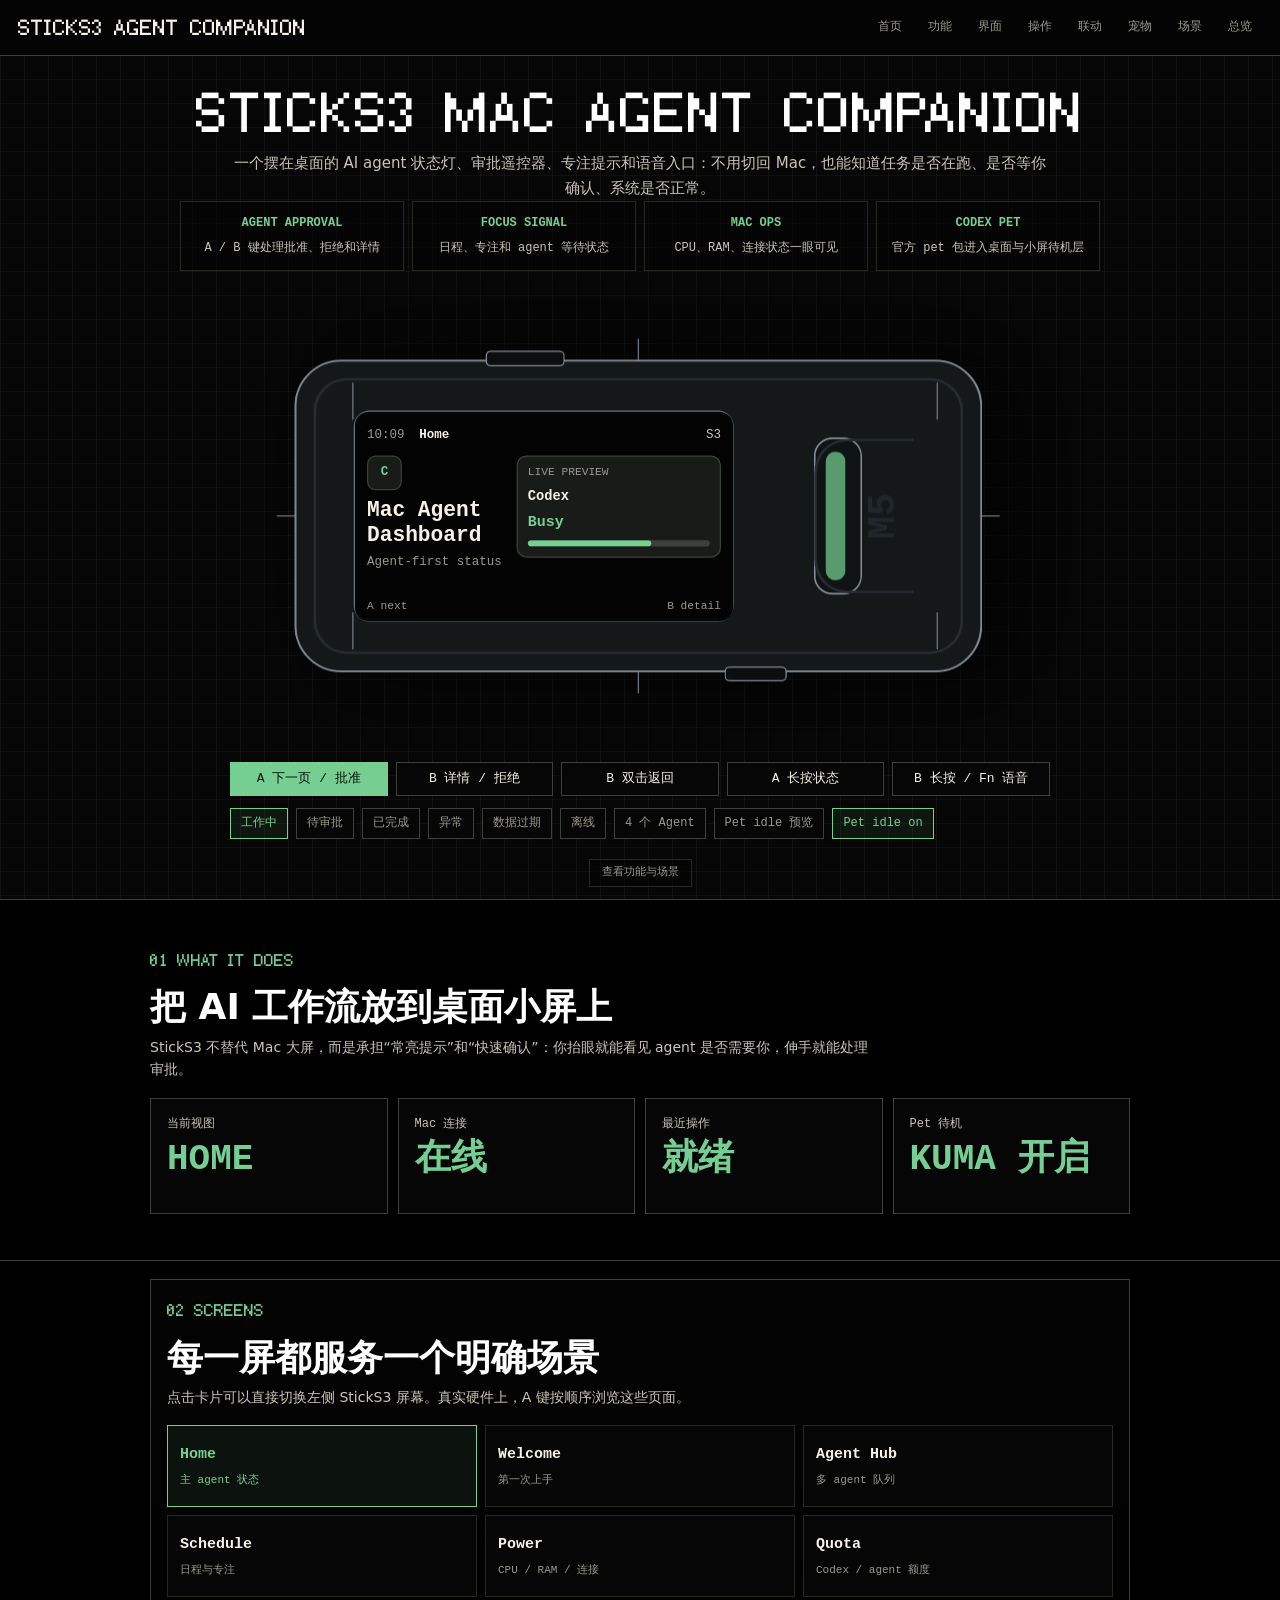
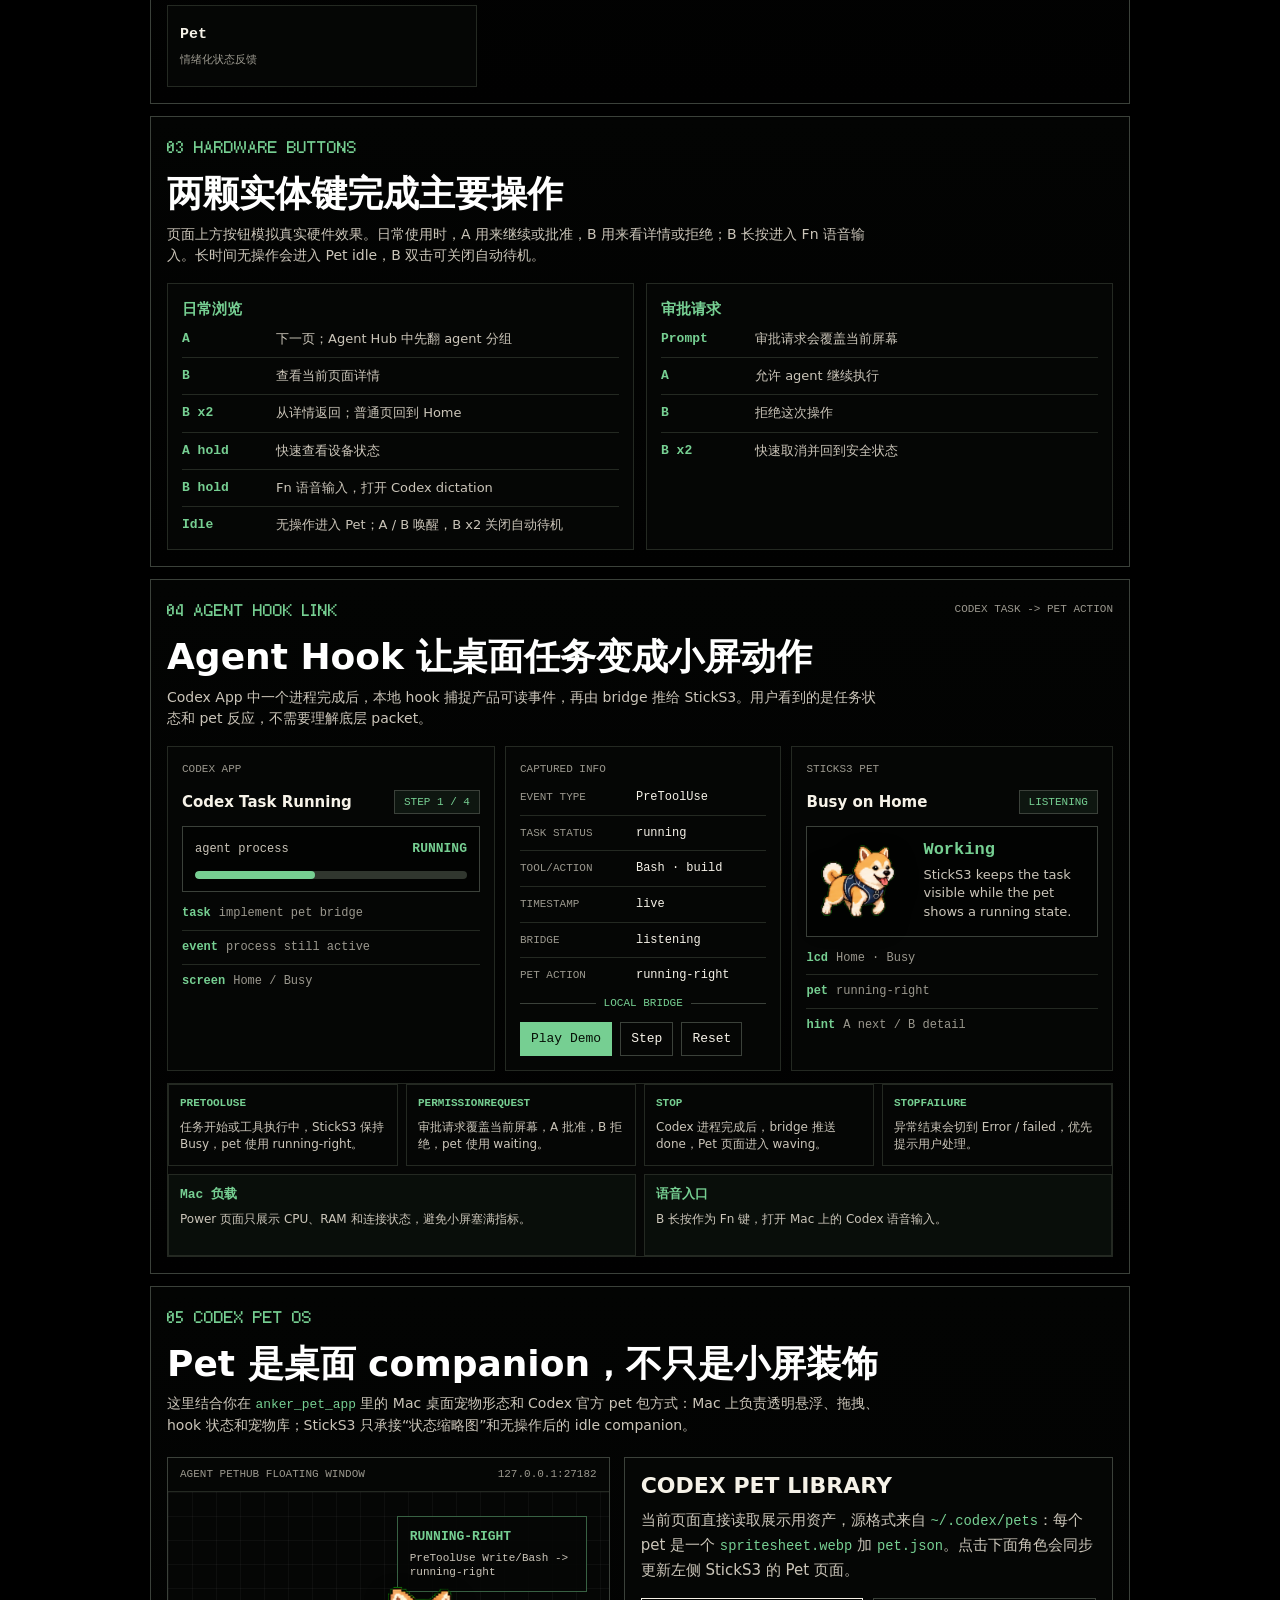
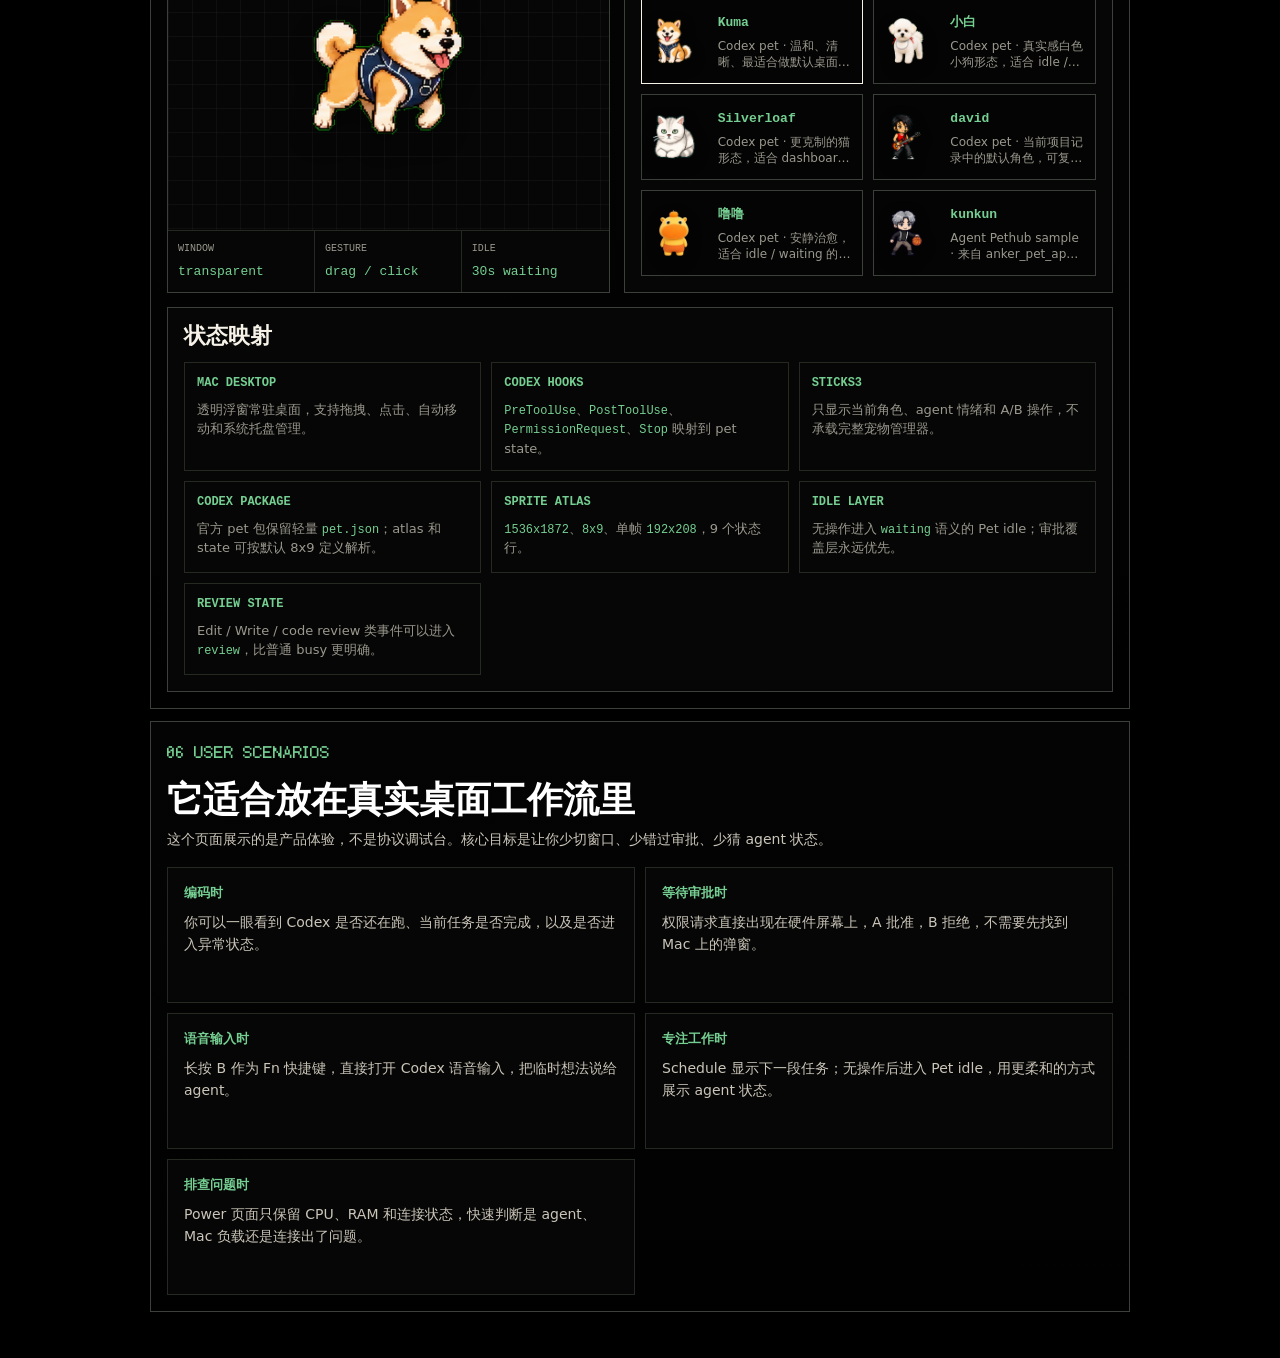
<file: docs/index.html>
<!doctype html>
<html lang="zh-CN">
<head>
  <meta charset="utf-8">
  <meta name="viewport" content="width=device-width, initial-scale=1">
  <title>StickS3 Mac Agent Companion - Product Tour</title>
  <link rel="icon" href="data:image/svg+xml,%3Csvg xmlns='http://www.w3.org/2000/svg' viewBox='0 0 16 16'%3E%3Crect width='16' height='16' fill='%23000000'/%3E%3Crect x='3' y='3' width='10' height='10' rx='2' fill='%2376cf92'/%3E%3C/svg%3E">
  <style>
    @font-face {
      font-family: "FusionPixel10";
      src: url("assets/fonts/fusion-pixel-10px-proportional-latin.otf.woff2") format("woff2");
      font-weight: 400;
      font-style: normal;
      font-display: swap;
      unicode-range: U+0000-00FF, U+0100-024F, U+2000-206F, U+20A0-20CF;
    }

    @font-face {
      font-family: "FusionPixel10";
      src: url("assets/fonts/fusion-pixel-10px-proportional-zh_hans.otf.woff2") format("woff2");
      font-weight: 400;
      font-style: normal;
      font-display: swap;
      unicode-range: U+2E80-9FFF, U+3400-4DBF, U+3000-303F, U+FF00-FFEF;
    }

    :root {
      color-scheme: dark;
      --bg: #000;
      --stage: #050605;
      --panel: #080908;
      --panel-2: #10120f;
      --screen: #020302;
      --screen-panel: #181b18;
      --screen-panel-2: #20231f;
      --line: #3b413a;
      --line-soft: #242922;
      --ink: #f6f2e8;
      --muted: #9b988e;
      --soft: #cbc5b9;
      --green: #76cf92;
      --amber: #d7ad5d;
      --coral: #df7f70;
      --red: #d75b4f;
      --white: #fff;
      --shadow: rgba(0, 0, 0, .72);
      --pixel: "FusionPixel10", "SF Mono", Monaco, Menlo, ui-monospace, monospace;
      --mono: "SF Mono", Monaco, Menlo, "Cascadia Mono", "Roboto Mono", ui-monospace, monospace;
      --sans: "PingFang SC", "Hiragino Sans GB", "Microsoft YaHei", ui-sans-serif, system-ui, -apple-system, BlinkMacSystemFont, "Segoe UI", sans-serif;
      --topbar-h: 56px;
      --actual-topbar-h: 56px;
      --dock-left-width: clamp(250px, 22vw, 340px);
      --compact-dock-h: clamp(190px, 44vw, 270px);
      --dock-content-offset: calc(var(--dock-left-width) + 22px);
      --dock-content-width: 1060px;
      --compact-safe-top: calc(var(--actual-topbar-h) + var(--compact-dock-h) + 18px);
      --lcd-design-w: 300px;
      --lcd-design-h: 164px;
    }

    * { box-sizing: border-box; }

    html,
    body {
      width: 100%;
      min-height: 100%;
    }

    body {
      margin: 0;
      overflow-x: hidden;
      background: var(--bg);
      color: var(--ink);
      font-family: var(--sans);
      line-height: 1.55;
      letter-spacing: 0;
      -webkit-font-smoothing: antialiased;
    }

    button,
    input,
    select {
      font: inherit;
    }

    a {
      color: inherit;
      text-decoration: none;
    }

    .topbar {
      position: sticky;
      top: 0;
      z-index: 20;
      height: var(--topbar-h);
      display: flex;
      align-items: center;
      justify-content: space-between;
      gap: 16px;
      padding: 0 18px;
      border-bottom: 1px solid var(--line);
      background: #030403;
    }

    .brand {
      display: flex;
      align-items: baseline;
      gap: 12px;
      min-width: 0;
      white-space: nowrap;
    }

    .brand strong {
      font-family: var(--pixel);
      font-size: clamp(15px, 2vw, 22px);
      font-weight: 400;
      text-transform: uppercase;
    }

    .brand span {
      color: var(--muted);
      font-family: var(--mono);
      font-size: 11px;
      text-transform: uppercase;
    }

    .nav {
      display: flex;
      gap: 6px;
      overflow-x: auto;
      color: var(--muted);
      font-family: var(--mono);
      font-size: 12px;
      white-space: nowrap;
      scrollbar-width: none;
    }

    .nav::-webkit-scrollbar {
      display: none;
    }

    .nav a {
      display: inline-flex;
      align-items: center;
      min-height: 32px;
      padding: 0 9px;
      border: 1px solid transparent;
    }

    .nav a:hover {
      color: var(--green);
      border-color: var(--line);
      background: #070807;
    }

    .workspace {
      min-height: calc(100vh - var(--topbar-h));
      overflow: visible;
    }

    .device-stage {
      min-width: 0;
      min-height: calc(100vh - var(--topbar-h));
      display: grid;
      grid-template-rows: auto minmax(0, 1fr) auto auto;
      align-items: center;
      gap: clamp(14px, 2.2vh, 22px);
      padding: clamp(18px, 2.8vh, 30px) clamp(14px, 3vw, 40px) 12px;
      border-bottom: 1px solid var(--line);
      background:
        linear-gradient(90deg, rgba(255,255,255,.045) 1px, transparent 1px) 0 0 / 24px 24px,
        linear-gradient(0deg, rgba(255,255,255,.035) 1px, transparent 1px) 0 0 / 24px 24px,
        var(--stage);
    }

    .hero-copy {
      width: min(980px, 100%);
      margin: 0 auto;
      text-align: center;
    }

    .hero-kicker {
      display: flex;
      justify-content: center;
      gap: 14px;
      margin-bottom: 10px;
      color: var(--green);
      font-family: var(--pixel);
      font-size: 16px;
      text-transform: uppercase;
    }

    .hero-kicker span {
      color: var(--muted);
      font-family: var(--mono);
      font-size: 11px;
      letter-spacing: 0;
    }

    .hero-copy h1 {
      margin-bottom: 12px;
    }

    .hero-copy .lead {
      max-width: 880px;
      margin: 0 auto;
    }

    .portal-summary {
      width: min(820px, 100%);
      margin: 0 auto;
      color: var(--soft);
      font-size: 15px;
      line-height: 1.65;
    }

    .feature-strip {
      width: min(920px, 100%);
      display: grid;
      grid-template-columns: repeat(4, minmax(0, 1fr));
      gap: 8px;
      margin: 0 auto;
    }

    .feature-card {
      min-height: 70px;
      padding: 12px;
      border: 1px solid var(--line-soft);
      background: rgba(0, 0, 0, .34);
      font-family: var(--mono);
    }

    .feature-card b {
      display: block;
      color: var(--green);
      font-size: 12px;
      text-transform: uppercase;
    }

    .feature-card span {
      display: block;
      margin-top: 8px;
      color: var(--soft);
      font-size: 12px;
      line-height: 1.35;
    }

    .device-showcase {
      min-height: 0;
      display: grid;
      justify-items: center;
      gap: 12px;
      align-items: center;
      transition:
        left .72s cubic-bezier(.16, 1, .3, 1),
        right .72s cubic-bezier(.16, 1, .3, 1),
        top .72s cubic-bezier(.16, 1, .3, 1),
        width .72s cubic-bezier(.16, 1, .3, 1),
        height .72s cubic-bezier(.16, 1, .3, 1),
        padding .72s cubic-bezier(.16, 1, .3, 1),
        background-color .28s ease;
    }

    .device-wrap {
      min-width: 0;
      display: grid;
      justify-items: center;
      gap: 10px;
    }

    .device-model {
      position: relative;
      width: min(84vw, 760px);
      max-width: 100%;
      aspect-ratio: 900 / 420;
      transition:
        width .72s cubic-bezier(.16, 1, .3, 1),
        aspect-ratio .72s cubic-bezier(.16, 1, .3, 1),
        transform .72s cubic-bezier(.16, 1, .3, 1);
    }

    .device-model-core {
      position: absolute;
      left: 50%;
      top: 50%;
      width: 46.667%;
      height: 214.286%;
      transform: translate(-50%, -50%) rotate(-90deg);
      transform-origin: center;
      transition:
        width .72s cubic-bezier(.16, 1, .3, 1),
        height .72s cubic-bezier(.16, 1, .3, 1),
        transform .72s cubic-bezier(.16, 1, .3, 1);
    }

    .device-cad {
      display: block;
      width: 100%;
      height: 100%;
      filter: drop-shadow(0 34px 48px var(--shadow));
      user-select: none;
      pointer-events: none;
    }

    .cad-shell {
      fill: #151819;
      stroke: #808993;
      stroke-width: 2.2;
    }

    .cad-cut {
      fill: none;
      stroke: #252b30;
      stroke-width: 3;
    }

    .cad-panel {
      fill: #0a0c0d;
      stroke: #69727d;
      stroke-width: 1.7;
    }

    .cad-detail {
      fill: none;
      stroke: #8a949f;
      stroke-width: 1;
      vector-effect: non-scaling-stroke;
    }

    .cad-side {
      fill: #0b0d0e;
      stroke: #87919b;
      stroke-width: 1.4;
    }

    .cad-button {
      fill: #101314;
      stroke: #87919b;
      stroke-width: 2;
    }

    .cad-button-glow {
      fill: var(--green);
      opacity: .72;
    }

    .cad-label {
      fill: #20262c;
      font-family: var(--mono);
      font-size: 46px;
      font-weight: 800;
    }

    .cad-small {
      fill: #69727d;
      font-family: var(--mono);
      font-size: 12px;
      letter-spacing: .16em;
      text-transform: uppercase;
    }

    .lcd {
      position: absolute;
      left: 12.44%;
      top: 20.48%;
      width: 49.78%;
      height: 59.05%;
      z-index: 2;
      overflow: hidden;
      border: 2px solid #050607;
      border-radius: 3.6% / 6.2%;
      background: #020403;
      color: var(--ink);
      box-shadow:
        inset 0 0 0 1px rgba(255, 255, 255, .18),
        inset 0 0 22px rgba(0, 0, 0, .88);
      transition:
        left .72s cubic-bezier(.16, 1, .3, 1),
        top .72s cubic-bezier(.16, 1, .3, 1),
        width .72s cubic-bezier(.16, 1, .3, 1),
        height .72s cubic-bezier(.16, 1, .3, 1),
        border-radius .72s cubic-bezier(.16, 1, .3, 1);
    }

    .lcd-inner {
      position: absolute;
      left: 0;
      top: 0;
      width: var(--lcd-design-w);
      height: var(--lcd-design-h);
      background: var(--screen);
      overflow: hidden;
      font-family: var(--mono);
      image-rendering: pixelated;
      transform: translate(var(--lcd-offset-x, 0), var(--lcd-offset-y, 0)) scale(var(--lcd-scale, 1));
      transform-origin: 0 0;
    }

    .s3-screen {
      position: absolute;
      left: 0;
      top: 0;
      width: var(--lcd-design-w);
      height: var(--lcd-design-h);
      padding: 8px;
      background: var(--screen);
      color: var(--ink);
      font-family: var(--mono);
      font-size: 10px;
      line-height: 1.15;
    }

    .s-head,
    .s-hint,
    .metric-row,
    .meter-line {
      display: flex;
      align-items: center;
      justify-content: space-between;
      gap: 8px;
    }

    .s-head {
      height: 17px;
      color: var(--muted);
      font-size: 10px;
      white-space: nowrap;
    }

    .s-head b {
      max-width: 96px;
      overflow: hidden;
      color: var(--ink);
      font-weight: 700;
      text-overflow: ellipsis;
    }

    .s-head span:last-child {
      color: var(--soft);
      text-align: right;
    }

    .s-hint {
      position: absolute;
      left: 8px;
      right: 8px;
      bottom: 5px;
      color: var(--muted);
      font-size: 9px;
      white-space: nowrap;
    }

    .screen-card {
      border: 1px solid var(--line);
      border-radius: 8px;
      background: var(--screen-panel);
    }

    .agent-card {
      position: relative;
      padding: 8px;
      min-width: 0;
      overflow: hidden;
    }

    .agent-card.is-compact {
      padding: 7px;
    }

    .agent-top {
      display: grid;
      grid-template-columns: 20px minmax(0, 1fr) 8px;
      gap: 7px;
      align-items: center;
    }

    .agent-icon {
      display: grid;
      place-items: center;
      width: 20px;
      height: 20px;
      border: 1px solid var(--line);
      border-radius: 5px;
      color: var(--green);
      background: var(--screen-panel-2);
      font-size: 9px;
      font-weight: 800;
    }

    .agent-name {
      min-width: 0;
      overflow: hidden;
      color: var(--ink);
      font-size: 11px;
      font-weight: 700;
      white-space: nowrap;
      text-overflow: ellipsis;
    }

    .dot {
      width: 6px;
      height: 6px;
      border-radius: 999px;
      background: var(--green);
    }

    .agent-state {
      margin-top: 8px;
      color: var(--ink);
      font-size: 16px;
      font-weight: 800;
    }

    .agent-card.is-compact .agent-state {
      margin-top: 6px;
      font-size: 15px;
      line-height: 1;
    }

    .agent-task {
      margin-top: 6px;
      overflow: hidden;
      color: var(--muted);
      font-size: 10px;
      white-space: nowrap;
      text-overflow: ellipsis;
    }

    .agent-card.is-compact .agent-task {
      margin-top: 5px;
      font-size: 9px;
      line-height: 1.1;
    }

    .progress {
      height: 5px;
      margin-top: 6px;
      overflow: hidden;
      border-radius: 999px;
      background: var(--line);
    }

    .progress i {
      display: block;
      width: var(--value, 68%);
      height: 100%;
      border-radius: inherit;
      background: var(--accent, var(--green));
    }

    .home-main {
      display: grid;
      grid-template-columns: 112px minmax(0, 1fr);
      gap: 8px;
      padding-top: 8px;
    }

    .home-logo {
      display: grid;
      place-items: center;
      width: 28px;
      height: 28px;
      border: 1px solid var(--line);
      border-radius: 7px;
      color: var(--green);
      background: var(--screen-panel);
      font-weight: 900;
    }

    .home-title {
      margin-top: 7px;
      color: var(--ink);
      font-size: 17px;
      font-weight: 800;
      line-height: 1.15;
    }

    .preview-card {
      height: 82px;
      padding: 8px;
      min-width: 0;
      overflow: hidden;
    }

    .small-label {
      color: var(--muted);
      font-size: 9px;
      text-transform: uppercase;
    }

    .welcome-grid {
      display: grid;
      grid-template-columns: repeat(4, minmax(0, 1fr));
      gap: 7px;
      padding-top: 6px;
    }

    .welcome-card {
      height: 70px;
      padding: 8px;
      overflow: hidden;
    }

    .welcome-card b {
      display: block;
      margin-bottom: 9px;
      color: var(--ink);
      font-size: 11px;
    }

    .welcome-card span {
      display: block;
      color: var(--muted);
      font-size: 9px;
      line-height: 1.28;
    }

    .hub-one {
      display: grid;
      grid-template-columns: 112px 1fr 1fr;
      grid-template-rows: 33px 33px;
      gap: 8px;
      padding-top: 8px;
    }

    .hub-one .agent-card {
      grid-row: 1 / span 2;
      height: 76px;
    }

    .widget {
      padding: 6px 7px;
      overflow: hidden;
    }

    .widget b {
      display: block;
      color: var(--muted);
      font-size: 9px;
      font-weight: 500;
    }

    .widget span {
      display: block;
      margin-top: 3px;
      color: var(--ink);
      font-size: 12px;
      font-weight: 800;
      text-align: right;
    }

    .hub-many {
      display: grid;
      grid-template-columns: repeat(2, minmax(0, 1fr));
      gap: 8px;
      padding-top: 8px;
    }

    .hub-many .agent-card {
      height: 78px;
    }

    .dots {
      display: flex;
      justify-content: center;
      gap: 5px;
      margin-top: 5px;
    }

    .dots i {
      display: block;
      width: 5px;
      height: 5px;
      border-radius: 999px;
      background: var(--line);
    }

    .dots i.is-active {
      background: var(--ink);
    }

    .schedule-grid {
      display: grid;
      grid-template-columns: 106px minmax(0, 1fr);
      gap: 8px;
      padding-top: 6px;
    }

    .schedule-next,
    .schedule-list,
    .schedule-focus {
      height: 78px;
      padding: 8px;
      overflow: hidden;
    }

    .schedule-detail-card {
      height: 108px;
      margin-top: 6px;
      padding: 9px 11px;
      overflow: hidden;
    }

    .schedule-detail-card .schedule-time {
      margin-top: 8px;
      font-size: 24px;
    }

    .schedule-detail-card .schedule-title {
      margin-top: 8px;
      font-size: 10px;
    }

    .schedule-detail-card .schedule-place {
      margin-top: 4px;
      font-size: 9px;
    }

    .schedule-time {
      margin-top: 4px;
      color: var(--ink);
      font-size: 20px;
      font-weight: 900;
      line-height: 1.1;
    }

    .schedule-title {
      margin-top: 5px;
      overflow: hidden;
      color: var(--ink);
      font-size: 10px;
      line-height: 1.1;
      white-space: nowrap;
      text-overflow: ellipsis;
    }

    .schedule-place {
      margin-top: 2px;
      overflow: hidden;
      color: var(--green);
      font-size: 9px;
      line-height: 1.1;
      white-space: nowrap;
      text-overflow: ellipsis;
    }

    .event-row {
      display: grid;
      grid-template-columns: 36px minmax(0, 1fr);
      gap: 8px;
      padding: 5px 0;
      border-top: 1px solid var(--line-soft);
      color: var(--muted);
      font-size: 9px;
    }

    .event-row:first-of-type {
      border-top: 0;
    }

    .event-row b {
      overflow: hidden;
      color: var(--ink);
      font-size: 9px;
      white-space: nowrap;
      text-overflow: ellipsis;
    }

    .power-grid {
      display: grid;
      grid-template-columns: repeat(3, minmax(0, 1fr));
      gap: 7px;
      padding-top: 7px;
    }

    .metric {
      height: 34px;
      padding: 6px;
      overflow: hidden;
    }

    .metric b {
      display: block;
      color: var(--muted);
      font-size: 8px;
      font-weight: 500;
    }

    .metric strong {
      display: block;
      margin-top: 2px;
      color: var(--ink);
      font-size: 15px;
      line-height: 1.1;
    }

    .metric span {
      display: block;
      margin-top: 1px;
      overflow: hidden;
      color: var(--green);
      font-size: 8px;
      white-space: nowrap;
      text-overflow: ellipsis;
    }

    .load-card {
      height: 36px;
      margin-top: 8px;
      padding: 6px 7px;
    }

    .quota-grid {
      display: grid;
      grid-template-columns: 112px minmax(0, 1fr);
      gap: 8px;
      padding-top: 7px;
    }

    .quota-hero,
    .quota-list,
    .quota-detail-card {
      overflow: hidden;
      padding: 8px;
    }

    .quota-hero,
    .quota-list {
      height: 82px;
    }

    .quota-agent {
      margin-top: 5px;
      color: var(--ink);
      font-size: 16px;
      font-weight: 900;
      line-height: 1;
    }

    .quota-pair {
      display: grid;
      grid-template-columns: repeat(2, minmax(0, 1fr));
      gap: 6px;
      margin-top: 9px;
    }

    .quota-pill {
      min-width: 0;
    }

    .quota-pill b {
      display: block;
      color: var(--green);
      font-size: 13px;
      line-height: 1;
    }

    .quota-pill span {
      display: block;
      margin-top: 3px;
      overflow: hidden;
      color: var(--muted);
      font-size: 8px;
      white-space: nowrap;
      text-overflow: ellipsis;
    }

    .quota-meter {
      height: 5px;
      margin-top: 4px;
      overflow: hidden;
      border-radius: 99px;
      background: #30362e;
    }

    .quota-meter i {
      display: block;
      width: var(--value, 50%);
      height: 100%;
      border-radius: inherit;
      background: var(--green);
    }

    .quota-row {
      display: grid;
      grid-template-columns: minmax(0, 1fr) 42px 42px;
      gap: 7px;
      align-items: baseline;
      border-top: 1px solid var(--line-soft);
      padding: 5px 0;
      color: var(--muted);
      font-size: 8px;
    }

    .quota-row:first-of-type {
      border-top: 0;
      padding-top: 0;
    }

    .quota-row b,
    .quota-row strong {
      overflow: hidden;
      color: var(--ink);
      white-space: nowrap;
      text-overflow: ellipsis;
    }

    .quota-row strong {
      color: var(--green);
      font-weight: 800;
      text-align: right;
    }

    .quota-detail-card {
      height: 108px;
      margin-top: 6px;
    }

    .bars {
      display: grid;
      grid-template-columns: repeat(24, 1fr);
      align-items: end;
      gap: 2px;
      height: 17px;
      margin-top: 3px;
      border-bottom: 1px solid var(--line);
    }

    .bars i {
      min-height: 2px;
      border-radius: 1px 1px 0 0;
      background: var(--green);
    }

    .pet-layout {
      display: grid;
      grid-template-columns: 82px minmax(0, 1fr);
      gap: 10px;
      align-items: center;
      padding-top: 8px;
    }

    .pet-bot {
      position: relative;
      width: 76px;
      height: 76px;
    }

    .pet-bot.is-sprite {
      display: grid;
      place-items: center;
    }

    .pet-bot::after {
      content: "";
      position: absolute;
      left: 5px;
      right: 5px;
      bottom: 2px;
      height: 6px;
      border-radius: 999px;
      background: var(--screen-panel);
    }

    .pet-bot.is-sprite::after {
      left: 10px;
      right: 10px;
      bottom: -1px;
      background: rgba(126, 224, 152, .16);
    }

    .pet-sprite-window {
      position: relative;
      width: 68px;
      aspect-ratio: 192 / 208;
      overflow: hidden;
      filter: drop-shadow(0 10px 12px rgba(0, 0, 0, .38));
    }

    .pet-sprite-window img {
      position: absolute;
      left: 0;
      top: calc(var(--pet-row, 0) * -100%);
      width: 800%;
      height: 900%;
      max-width: none;
      object-fit: fill;
      animation: pet-sheet var(--pet-duration, .9s) steps(var(--pet-shift, 5), end) var(--pet-loops, 3) forwards;
      transform: translateX(0);
    }

    .pet-sprite-window.is-static img {
      animation: none;
      transform: translateX(calc(var(--pet-shift, 5) * -12.5%));
    }

    .pet-sprite-window.is-large {
      width: min(160px, 38vw);
    }

    .pet-sprite-window.is-card {
      width: 70px;
    }

    .pet-sprite-window.is-tiny {
      width: 44px;
      filter: drop-shadow(0 5px 7px rgba(0, 0, 0, .32));
    }

    @keyframes pet-sheet {
      to {
        transform: translateX(calc(var(--pet-shift, 5) * -12.5%));
      }
    }

    .pet-body {
      position: absolute;
      left: 13px;
      top: 18px;
      width: 50px;
      height: 44px;
      border: 1px solid var(--pet-color, var(--green));
      border-radius: 11px;
      background: var(--screen-panel-2);
      animation: pet-bob 1.8s steps(2, end) infinite;
    }

    .pet-body::before {
      content: "";
      position: absolute;
      left: 12px;
      top: -9px;
      width: 24px;
      height: 8px;
      border: 1px solid var(--pet-color, var(--green));
      border-radius: 5px;
      background: var(--screen-panel-2);
    }

    .pet-face {
      position: absolute;
      left: 7px;
      top: 12px;
      width: 34px;
      height: 23px;
      border: 1px solid var(--line);
      border-radius: 6px;
      background: var(--screen);
    }

    .eye {
      position: absolute;
      top: 7px;
      width: 7px;
      height: 7px;
      border-radius: 3px;
      background: var(--pet-color, var(--green));
    }

    .eye.left { left: 7px; }
    .eye.right { right: 7px; }

    .mouth {
      position: absolute;
      left: 12px;
      bottom: 5px;
      width: 10px;
      height: 2px;
      background: var(--pet-color, var(--green));
    }

    .s3-screen[data-mood="Need you"] .eye,
    .s3-screen[data-mood="Stale"] .eye {
      background: var(--amber);
      box-shadow: 0 0 6px rgba(215, 173, 93, .55);
    }

    .s3-screen[data-mood="Blocked"] .eye {
      border-radius: 0;
      background: var(--red);
      transform: rotate(45deg);
    }

    .s3-screen[data-mood="Offline"] .eye {
      height: 2px;
      margin-top: 3px;
      border-radius: 0;
      background: var(--muted);
    }

    .pet-info {
      height: 78px;
      padding: 8px;
      overflow: hidden;
    }

    .pet-info strong {
      display: block;
      margin-top: 4px;
      color: var(--pet-color, var(--green));
      font-size: 13px;
    }

    .pet-info b {
      display: block;
      margin-top: 6px;
      overflow: hidden;
      color: var(--ink);
      font-size: 10px;
      white-space: nowrap;
      text-overflow: ellipsis;
    }

    .pet-info span {
      display: block;
      margin-top: 4px;
      overflow: hidden;
      color: var(--muted);
      font-size: 9px;
      white-space: nowrap;
      text-overflow: ellipsis;
    }

    code {
      color: var(--green);
      font-family: var(--mono);
      font-size: .92em;
    }

    .pet-os-grid {
      display: grid;
      grid-template-columns: minmax(0, .95fr) minmax(0, 1.05fr);
      gap: 14px;
      margin-top: 20px;
    }

    .pet-desktop-stage,
    .pet-library-panel,
    .pet-contract-panel {
      border: 1px solid var(--line);
      background: #050605;
    }

    .pet-desktop-stage {
      min-height: 336px;
      display: grid;
      grid-template-rows: auto 1fr auto;
      overflow: hidden;
    }

    .pet-window-bar {
      display: flex;
      align-items: center;
      justify-content: space-between;
      min-height: 34px;
      padding: 0 12px;
      border-bottom: 1px solid var(--line-soft);
      color: var(--muted);
      font-family: var(--mono);
      font-size: 11px;
      text-transform: uppercase;
    }

    .pet-window-area {
      position: relative;
      min-height: 224px;
      display: grid;
      place-items: center;
      background:
        linear-gradient(rgba(255, 255, 255, .035) 1px, transparent 1px),
        linear-gradient(90deg, rgba(255, 255, 255, .035) 1px, transparent 1px);
      background-size: 24px 24px;
    }

    .pet-floating-bubble {
      position: absolute;
      right: 22px;
      top: 24px;
      max-width: 190px;
      padding: 11px 12px;
      border: 1px solid rgba(126, 224, 152, .42);
      background: rgba(5, 6, 5, .88);
      color: var(--soft);
      font-family: var(--mono);
      font-size: 11px;
      line-height: 1.35;
    }

    .pet-floating-bubble b {
      display: block;
      margin-bottom: 5px;
      color: var(--green);
      font-size: 13px;
      text-transform: uppercase;
    }

    .pet-desktop-meta {
      display: grid;
      grid-template-columns: repeat(3, minmax(0, 1fr));
      border-top: 1px solid var(--line-soft);
    }

    .pet-desktop-meta span {
      min-height: 58px;
      padding: 10px;
      border-right: 1px solid var(--line-soft);
      color: var(--muted);
      font-family: var(--mono);
      font-size: 10px;
      text-transform: uppercase;
    }

    .pet-desktop-meta span:last-child {
      border-right: 0;
    }

    .pet-desktop-meta b {
      display: block;
      margin-top: 6px;
      color: var(--green);
      font-size: 13px;
      font-weight: 400;
      text-transform: none;
    }

    .pet-library-panel,
    .pet-contract-panel {
      padding: 16px;
    }

    .pet-library-panel h3,
    .pet-contract-panel h3 {
      margin: 0;
      color: var(--ink);
      font-size: 22px;
      line-height: 1.1;
    }

    .pet-library-copy {
      margin-top: 10px;
      color: var(--soft);
      font-size: 15px;
      line-height: 1.6;
    }

    .pet-choice-grid {
      display: grid;
      grid-template-columns: repeat(2, minmax(0, 1fr));
      gap: 10px;
      margin-top: 16px;
    }

    .pet-choice {
      appearance: none;
      display: grid;
      grid-template-columns: 56px minmax(0, 1fr);
      gap: 10px;
      align-items: center;
      min-height: 86px;
      padding: 10px;
      border: 1px solid var(--line);
      border-radius: 0;
      background: #030403;
      color: var(--soft);
      text-align: left;
      cursor: pointer;
    }

    .pet-choice.is-active,
    .pet-choice:hover,
    .pet-choice:focus-visible {
      border-color: var(--line-strong);
      color: var(--ink);
      outline: none;
    }

    .pet-choice b {
      display: block;
      overflow: hidden;
      color: var(--green);
      font-family: var(--mono);
      font-size: 13px;
      white-space: nowrap;
      text-overflow: ellipsis;
    }

    .pet-choice span {
      display: block;
      margin-top: 5px;
      overflow: hidden;
      color: var(--muted);
      font-size: 12px;
      line-height: 1.35;
      display: -webkit-box;
      -webkit-line-clamp: 2;
      -webkit-box-orient: vertical;
    }

    .pet-contract-grid {
      display: grid;
      grid-template-columns: repeat(3, minmax(0, 1fr));
      gap: 10px;
      margin-top: 14px;
    }

    .pet-contract-grid span {
      min-height: 92px;
      padding: 12px;
      border: 1px solid var(--line-soft);
      color: var(--muted);
      font-size: 13px;
      line-height: 1.45;
    }

    .pet-contract-grid b {
      display: block;
      margin-bottom: 8px;
      color: var(--green);
      font-family: var(--mono);
      font-size: 12px;
      text-transform: uppercase;
    }

    .detail-box {
      margin-top: 6px;
      height: 84px;
      padding: 9px 10px;
      overflow: hidden;
    }

    .detail-title {
      color: var(--muted);
      font-size: 9px;
      text-transform: uppercase;
    }

    .detail-main {
      margin-top: 4px;
      color: var(--ink);
      font-size: 17px;
      font-weight: 900;
      line-height: 1.15;
    }

    .detail-sub {
      margin-top: 5px;
      overflow: hidden;
      color: var(--muted);
      font-size: 9px;
      line-height: 1.15;
      white-space: nowrap;
      text-overflow: ellipsis;
    }

    .detail-sub + .detail-sub {
      margin-top: 4px;
    }

    .approval {
      margin-top: 8px;
      height: 82px;
      padding: 11px 14px;
      border-color: var(--amber);
      box-shadow: inset 4px 0 0 var(--amber);
    }

    .approval strong {
      display: block;
      overflow: hidden;
      color: var(--amber);
      font-size: 14px;
      white-space: nowrap;
      text-overflow: ellipsis;
    }

    .approval span {
      display: block;
      margin-top: 9px;
      overflow: hidden;
      color: var(--ink);
      font-size: 11px;
      white-space: nowrap;
      text-overflow: ellipsis;
    }

    .approval-actions {
      display: flex;
      justify-content: space-between;
      gap: 8px;
      margin-top: 10px;
    }

    .approval-actions b {
      flex: 1;
      display: grid;
      place-items: center;
      height: 17px;
      border-radius: 5px;
      color: #020302;
      font-size: 9px;
      background: var(--green);
    }

    .approval-actions b:last-child {
      background: var(--coral);
    }

    @keyframes pet-bob {
      0%, 100% { transform: translateY(0); }
      50% { transform: translateY(-2px); }
    }

    .side-rail {
      display: grid;
      align-content: center;
      gap: 8px;
    }

    .rail-label {
      color: var(--muted);
      font-family: var(--pixel);
      font-size: 11px;
      text-transform: uppercase;
    }

    .rail-button,
    .control-button,
    .chip-button {
      appearance: none;
      min-height: 34px;
      border: 1px solid var(--line);
      border-radius: 0;
      background: #050605;
      color: var(--soft);
      cursor: pointer;
      transition: border-color .16s ease, background .16s ease, color .16s ease, transform .16s ease;
    }

    .rail-button {
      width: 100%;
      padding: 0 10px;
      font-family: var(--mono);
      font-size: 12px;
      text-align: left;
      text-transform: uppercase;
    }

    .rail-button:hover,
    .control-button:hover,
    .chip-button:hover,
    .rail-button.is-active,
    .chip-button.is-active {
      border-color: var(--green);
      color: var(--green);
      background: rgba(118, 207, 146, .08);
    }

    .rail-button.is-active {
      transform: translateX(-3px);
    }

    .device-caption {
      display: flex;
      align-items: center;
      justify-content: space-between;
      gap: 10px;
      width: min(100%, 760px);
      color: var(--muted);
      font-family: var(--mono);
      font-size: 11px;
      text-transform: uppercase;
    }

    .hero-controls {
      width: min(820px, 100%);
      margin: 0 auto;
    }

    .next-peek {
      display: inline-flex;
      justify-self: center;
      align-items: center;
      min-height: 28px;
      padding: 0 12px;
      border: 1px solid var(--line-soft);
      color: var(--muted);
      background: rgba(0, 0, 0, .36);
      font-family: var(--mono);
      font-size: 11px;
      text-transform: uppercase;
    }

    .next-peek:hover {
      color: var(--green);
      border-color: var(--green);
    }

    .status-section {
      min-height: auto;
      display: block;
      padding: clamp(22px, 3.6vw, 46px) clamp(12px, 2.6vw, 40px);
      border-bottom: 1px solid var(--line);
      background: #000;
      scroll-margin-top: var(--topbar-h);
    }

    .status-inner {
      width: min(980px, 100%);
      margin: 0 auto;
    }

    .device-status {
      display: grid;
      grid-template-columns: repeat(4, minmax(0, 1fr));
      gap: 10px;
      margin-top: 18px;
      color: var(--muted);
      font-family: var(--mono);
      font-size: 11px;
      text-transform: uppercase;
    }

    .device-status b {
      display: block;
      margin-top: 8px;
      color: var(--green);
      font-size: clamp(20px, 3.4vw, 36px);
      line-height: 1;
    }

    .device-status span {
      min-height: 116px;
      padding: 16px;
      border: 1px solid var(--line);
      background: #050605;
    }

    .device-status em {
      display: block;
      color: var(--soft);
      font-style: normal;
      font-size: 12px;
      text-transform: none;
    }

    .doc-scroll {
      min-width: 0;
      overflow: visible;
      padding: 18px clamp(10px, 1.2vw, 16px) 32px;
      background: #000;
      scroll-margin-top: var(--topbar-h);
    }

    .doc-inner {
      width: min(980px, 100%);
      margin: 0 auto;
      display: grid;
      gap: 12px;
    }

    .panel {
      min-width: 0;
      overflow: hidden;
      scroll-margin-top: calc(var(--actual-topbar-h) + 12px);
      border: 1px solid var(--line);
      background: linear-gradient(180deg, #030403, #010101);
      padding: 16px;
    }

    .panel-head {
      display: flex;
      align-items: center;
      justify-content: space-between;
      gap: 14px;
      margin-bottom: 14px;
      color: var(--green);
      font-family: var(--pixel);
      font-size: 17px;
      text-transform: uppercase;
    }

    .panel-head small {
      color: var(--muted);
      font-family: var(--mono);
      font-size: 11px;
    }

    .section-brief {
      max-width: 720px;
      margin: -4px 0 16px;
      color: var(--soft);
      font-size: 14px;
      line-height: 1.55;
    }

    h1,
    h2,
    h3,
    p {
      margin-top: 0;
    }

    h1 {
      margin-bottom: 14px;
      color: var(--white);
      font-family: var(--pixel);
      font-size: clamp(34px, 4.4vw, 58px);
      font-weight: 400;
      line-height: 1.03;
      text-transform: uppercase;
      overflow-wrap: anywhere;
    }

    h2 {
      margin: 0 0 12px;
      color: var(--white);
      font-size: clamp(24px, 3vw, 36px);
      line-height: 1.18;
    }

    h3 {
      margin: 0 0 8px;
      color: var(--green);
      font-size: 15px;
      text-transform: uppercase;
    }

    p {
      max-width: 780px;
      color: var(--soft);
      font-size: 15px;
    }

    .lead {
      max-width: 820px;
      color: #e8e3d8;
      font-size: 18px;
      line-height: 1.72;
    }

    .control-grid {
      display: grid;
      grid-template-columns: repeat(5, minmax(0, 1fr));
      gap: 8px;
    }

    .control-button {
      padding: 0 10px;
      color: var(--ink);
      font-family: var(--mono);
      font-size: 13px;
      text-align: center;
    }

    .control-button.primary {
      border-color: var(--green);
      color: #061006;
      background: var(--green);
    }

    .control-button.warn {
      border-color: var(--amber);
      color: #100b02;
      background: var(--amber);
    }

    .control-button.coral {
      border-color: var(--coral);
      color: #100403;
      background: var(--coral);
    }

    .chip-row {
      display: flex;
      flex-wrap: wrap;
      gap: 8px;
      margin-top: 12px;
    }

    .chip-button {
      min-height: 31px;
      padding: 0 10px;
      color: var(--muted);
      font-family: var(--mono);
      font-size: 12px;
    }

    .logic-grid {
      display: grid;
      grid-template-columns: repeat(2, minmax(0, 1fr));
      gap: 12px;
      margin-top: 14px;
    }

    .logic-card {
      min-height: 132px;
      padding: 14px;
      border: 1px solid var(--line-soft);
      background: #050605;
    }

    .logic-card ul {
      display: grid;
      gap: 8px;
      margin: 0;
      padding: 0;
      list-style: none;
      color: var(--soft);
      font-size: 13px;
    }

    .logic-card li {
      display: grid;
      grid-template-columns: 84px minmax(0, 1fr);
      gap: 10px;
      border-top: 1px solid var(--line-soft);
      padding-top: 8px;
    }

    .logic-card li:first-child {
      border-top: 0;
      padding-top: 0;
    }

    .logic-card b {
      color: var(--green);
      font-family: var(--mono);
      font-weight: 700;
    }

    .flow {
      display: grid;
      grid-template-columns: repeat(3, minmax(0, 1fr));
      gap: 8px;
      margin-top: 12px;
    }

    .flow button {
      min-height: 82px;
      display: grid;
      align-content: center;
      gap: 6px;
      padding: 12px;
      border: 1px solid var(--line-soft);
      background: #050605;
      color: var(--soft);
      cursor: pointer;
      font-family: var(--mono);
      font-size: 12px;
      text-align: left;
    }

    .flow button b {
      color: var(--ink);
      font-size: 15px;
      font-weight: 700;
    }

    .flow button span {
      color: var(--muted);
      font-size: 11px;
    }

    .flow button.is-active {
      border-color: var(--green);
      color: var(--green);
      background: rgba(118, 207, 146, .08);
    }

    .flow button.is-active b,
    .flow button.is-active span {
      color: var(--green);
    }

    .scenario-grid {
      display: grid;
      grid-template-columns: repeat(2, minmax(0, 1fr));
      gap: 10px;
      margin-top: 12px;
    }

    .scenario-card {
      min-height: 136px;
      padding: 16px;
      border: 1px solid var(--line-soft);
      background: #050605;
    }

    .scenario-card b {
      display: block;
      margin-bottom: 8px;
      color: var(--green);
      font-family: var(--mono);
      font-size: 13px;
      text-transform: uppercase;
    }

    .scenario-card span {
      display: block;
      color: var(--soft);
      font-size: 14px;
      line-height: 1.55;
    }

    .hook-demo {
      display: grid;
      gap: 12px;
      margin-top: 14px;
    }

    .hook-stage {
      display: grid;
      grid-template-columns: minmax(0, 1.02fr) minmax(220px, .86fr) minmax(0, 1fr);
      gap: 10px;
      align-items: stretch;
    }

    .hook-column,
    .hook-fields,
    .hook-mapping {
      min-width: 0;
      border: 1px solid var(--line-soft);
      background: #050605;
    }

    .hook-column {
      min-height: 252px;
      padding: 14px;
      display: grid;
      gap: 12px;
      align-content: start;
    }

    .hook-kicker {
      color: var(--muted);
      font-family: var(--mono);
      font-size: 11px;
      text-transform: uppercase;
    }

    .hook-title-row {
      display: flex;
      align-items: center;
      justify-content: space-between;
      gap: 10px;
    }

    .hook-title-row h3 {
      margin: 0;
      color: var(--ink);
      text-transform: none;
    }

    .hook-badge {
      display: inline-flex;
      align-items: center;
      justify-content: center;
      min-height: 24px;
      padding: 0 9px;
      border: 1px solid var(--line);
      color: var(--green);
      background: rgba(118, 207, 146, .08);
      font-family: var(--mono);
      font-size: 11px;
      text-transform: uppercase;
      white-space: nowrap;
    }

    .hook-process {
      border: 1px solid var(--line);
      padding: 12px;
      background: #020302;
    }

    .hook-process-line {
      display: flex;
      align-items: center;
      justify-content: space-between;
      gap: 10px;
      color: var(--soft);
      font-family: var(--mono);
      font-size: 12px;
    }

    .hook-process-line b {
      color: var(--green);
      font-size: 13px;
      text-transform: uppercase;
    }

    .hook-progress {
      height: 8px;
      margin-top: 12px;
      overflow: hidden;
      border-radius: 999px;
      background: #30362e;
    }

    .hook-progress i {
      display: block;
      width: var(--hook-progress, 44%);
      height: 100%;
      border-radius: inherit;
      background: var(--green);
      transition: width .32s ease;
    }

    .hook-terminal {
      display: grid;
      gap: 7px;
      color: var(--muted);
      font-family: var(--mono);
      font-size: 12px;
    }

    .hook-terminal span {
      display: flex;
      gap: 8px;
      min-width: 0;
      border-top: 1px solid var(--line-soft);
      padding-top: 7px;
    }

    .hook-terminal span:first-child {
      border-top: 0;
      padding-top: 0;
    }

    .hook-terminal b {
      flex: 0 0 auto;
      color: var(--green);
    }

    .hook-terminal em {
      min-width: 0;
      overflow: hidden;
      font-style: normal;
      white-space: nowrap;
      text-overflow: ellipsis;
    }

    .hook-fields {
      min-height: 252px;
      padding: 14px;
      display: grid;
      align-content: start;
      gap: 10px;
    }

    .hook-field-grid {
      display: grid;
      gap: 8px;
      margin: 0;
    }

    .hook-field-grid div {
      display: grid;
      grid-template-columns: 106px minmax(0, 1fr);
      gap: 10px;
      align-items: baseline;
      border-top: 1px solid var(--line-soft);
      padding-top: 8px;
    }

    .hook-field-grid div:first-child {
      border-top: 0;
      padding-top: 0;
    }

    .hook-field-grid dt {
      color: var(--muted);
      font-family: var(--mono);
      font-size: 11px;
      text-transform: uppercase;
    }

    .hook-field-grid dd {
      min-width: 0;
      margin: 0;
      overflow: hidden;
      color: var(--ink);
      font-family: var(--mono);
      font-size: 12px;
      white-space: nowrap;
      text-overflow: ellipsis;
    }

    .hook-arrow {
      display: grid;
      grid-template-columns: 1fr auto 1fr;
      gap: 8px;
      align-items: center;
      color: var(--green);
      font-family: var(--mono);
      font-size: 11px;
      text-transform: uppercase;
    }

    .hook-arrow::before,
    .hook-arrow::after {
      content: "";
      height: 1px;
      background: var(--line);
    }

    .hook-pet-stage {
      display: grid;
      grid-template-columns: 92px minmax(0, 1fr);
      gap: 12px;
      align-items: center;
      border: 1px solid var(--line);
      padding: 12px;
      background: #020302;
    }

    .hook-pet-stage .pet-sprite-window {
      width: 78px;
    }

    .hook-pet-copy {
      min-width: 0;
    }

    .hook-pet-copy strong {
      display: block;
      color: var(--green);
      font-family: var(--mono);
      font-size: 17px;
      line-height: 1.1;
    }

    .hook-pet-copy span {
      display: block;
      margin-top: 6px;
      color: var(--soft);
      font-size: 13px;
      line-height: 1.45;
    }

    .hook-controls {
      display: flex;
      flex-wrap: wrap;
      gap: 8px;
    }

    .hook-map-grid {
      display: grid;
      grid-template-columns: repeat(4, minmax(0, 1fr));
      gap: 8px;
    }

    .hook-support-grid {
      display: grid;
      grid-template-columns: repeat(2, minmax(0, 1fr));
      gap: 8px;
      margin-top: 8px;
    }

    .hook-map-grid span,
    .hook-support-grid span {
      min-height: 74px;
      padding: 11px;
      border: 1px solid var(--line-soft);
      color: var(--soft);
      font-size: 12px;
      line-height: 1.45;
    }

    .hook-support-grid span {
      min-height: 82px;
      background: rgba(118, 207, 146, .035);
    }

    .hook-map-grid b,
    .hook-support-grid b {
      display: block;
      margin-bottom: 7px;
      color: var(--green);
      font-family: var(--mono);
      font-size: 11px;
      text-transform: uppercase;
    }

    .hook-support-grid b {
      font-size: 13px;
      text-transform: none;
    }

    .timeline {
      display: grid;
      gap: 10px;
      margin-top: 12px;
    }

    .timeline-row {
      display: grid;
      grid-template-columns: 120px minmax(0, 1fr);
      gap: 14px;
      padding: 10px 0;
      border-top: 1px solid var(--line-soft);
      color: var(--soft);
      font-size: 13px;
    }

    .timeline-row:first-child {
      border-top: 0;
    }

    .timeline-row b {
      color: var(--green);
      font-family: var(--mono);
    }

    body.is-docked .device-showcase {
      position: fixed;
      left: var(--dock-left, 10px);
      top: var(--dock-top, calc(var(--actual-topbar-h) + 8px));
      z-index: 18;
      width: var(--dock-width, var(--dock-left-width));
      height: var(--dock-height, calc(100vh - var(--actual-topbar-h) - 16px));
      padding: 0;
      border: 0;
      background: transparent;
      pointer-events: none;
      will-change: transform, width, height, top, left;
      transition: none;
    }

    body.is-docked .device-cad {
      filter: drop-shadow(0 20px 34px rgba(0, 0, 0, .74));
    }

    body.is-docked .device-wrap,
    body.is-docked .device-model {
      width: 100%;
      height: 100%;
    }

    body.is-docked .device-model,
    body.is-docked .device-model-core,
    body.is-docked .lcd {
      transition: none;
    }

    body.dock-wide {
      --lcd-design-w: 166px;
      --lcd-design-h: 300px;
    }

    body.is-docked.dock-wide .device-showcase {
      align-items: center;
    }

    body.is-docked.dock-wide .device-model {
      width: 100%;
      aspect-ratio: 420 / 900;
    }

    body.is-docked.dock-wide .device-model-core {
      width: 100%;
      height: 100%;
      transform: translate(-50%, -50%) rotate(0deg);
    }

    body.is-docked.dock-wide .lcd {
      left: 23.43%;
      top: 14.93%;
      width: 53.15%;
      height: 44.80%;
      border-radius: 6.2% / 3.6%;
    }

    body.is-docked.dock-wide .status-section,
    body.is-docked.dock-wide .doc-scroll {
      padding-left: var(--dock-content-offset);
      padding-right: clamp(12px, 2vw, 34px);
      transition: padding-left .72s cubic-bezier(.16, 1, .3, 1);
    }

    body.is-docked.dock-wide .status-inner,
    body.is-docked.dock-wide .doc-inner {
      width: min(var(--dock-content-width), 100%);
      margin-left: 0;
      margin-right: auto;
    }

    body.dock-wide .s3-screen {
      padding: 7px;
      font-size: 10px;
    }

    body.dock-wide .s-head {
      height: 18px;
    }

    body.dock-wide .s-hint {
      left: 7px;
      right: 7px;
      bottom: 6px;
      gap: 4px;
      font-size: 8px;
    }

    .s3-screen[data-orientation="portrait"] {
      padding: 7px;
      font-size: 10px;
      line-height: 1.12;
    }

    .s3-screen[data-orientation="portrait"] .s-head {
      height: 18px;
    }

    .portrait-body {
      position: absolute;
      left: 7px;
      right: 7px;
      top: 31px;
      bottom: 24px;
      min-height: 0;
      display: grid;
      gap: 7px;
      align-content: start;
      overflow: hidden;
    }

    .portrait-body .progress {
      margin-top: 0;
    }

    .portrait-kicker {
      color: var(--muted);
      font-size: 8px;
      text-transform: uppercase;
    }

    .portrait-title {
      overflow: hidden;
      color: var(--ink);
      font-size: 15px;
      font-weight: 900;
      line-height: 1.08;
      text-overflow: ellipsis;
    }

    .portrait-status {
      overflow: hidden;
      font-size: 26px;
      font-weight: 900;
      line-height: 1;
      white-space: nowrap;
      text-overflow: ellipsis;
    }

    .portrait-sub {
      overflow: hidden;
      color: var(--muted);
      font-size: 9px;
      white-space: nowrap;
      text-overflow: ellipsis;
    }

    .portrait-panel {
      min-height: 0;
      padding: 7px;
      overflow: hidden;
    }

    .portrait-panel b,
    .portrait-metric b {
      display: block;
      overflow: hidden;
      color: var(--ink);
      font-size: 12px;
      white-space: nowrap;
      text-overflow: ellipsis;
    }

    .portrait-panel span,
    .portrait-metric span {
      display: block;
      margin-top: 4px;
      overflow: hidden;
      color: var(--muted);
      font-size: 8px;
      white-space: nowrap;
      text-overflow: ellipsis;
    }

    .portrait-home {
      grid-template-rows: auto auto auto auto 1fr;
    }

    .portrait-brand-row {
      display: grid;
      grid-template-columns: 25px minmax(0, 1fr);
      gap: 7px;
      align-items: center;
    }

    .portrait-brand-row .home-logo {
      width: 25px;
      height: 25px;
      border-radius: 6px;
    }

    .portrait-agent-list {
      display: grid;
      gap: 6px;
      min-height: 0;
    }

    .portrait-agent-list .agent-card {
      height: 58px;
      padding: 7px;
    }

    .portrait-agent-list .agent-state {
      margin-top: 5px;
      font-size: 13px;
      line-height: 1;
    }

    .portrait-metrics {
      display: grid;
      gap: 6px;
    }

    .portrait-quota {
      display: grid;
      gap: 6px;
    }

    .portrait-quota .quota-hero,
    .portrait-quota .quota-list,
    .portrait-quota .quota-detail-card {
      height: auto;
      min-height: 58px;
      padding: 7px;
    }

    .portrait-quota .quota-agent {
      font-size: 18px;
    }

    .portrait-quota .quota-row {
      grid-template-columns: minmax(0, 1fr) 38px 38px;
      gap: 6px;
      padding: 4px 0;
    }

    .portrait-metric {
      min-height: 44px;
      padding: 7px;
      overflow: hidden;
    }

    .portrait-metric-row {
      display: flex;
      align-items: baseline;
      justify-content: space-between;
      gap: 8px;
    }

    .portrait-metric strong {
      color: var(--green);
      font-size: 18px;
      line-height: 1;
    }

    .portrait-bars {
      height: 22px;
      margin-top: 6px;
    }

    .portrait-schedule {
      grid-template-rows: auto auto auto;
    }

    .portrait-schedule .schedule-next,
    .portrait-schedule .schedule-list,
    .portrait-schedule .schedule-focus {
      height: auto;
      min-height: 57px;
      padding: 7px;
    }

    .portrait-pet {
      justify-items: center;
      text-align: center;
    }

    .portrait-pet .pet-bot {
      width: 68px;
      height: 68px;
    }

    .portrait-pet .pet-sprite-window {
      width: 58px;
    }

    .portrait-pet .pet-info {
      width: 100%;
      height: 82px;
      text-align: left;
    }

    .portrait-approval {
      height: auto;
      min-height: 172px;
      display: grid;
      align-content: center;
    }

    body.dock-wide .home-main,
    body.dock-wide .schedule-grid,
    body.dock-wide .pet-layout {
      grid-template-columns: 1fr;
    }

    body.dock-wide .home-main {
      gap: 7px;
      padding-top: 6px;
    }

    body.dock-wide .home-logo {
      width: 24px;
      height: 24px;
      border-radius: 6px;
    }

    body.dock-wide .home-title {
      margin-top: 6px;
      font-size: 15px;
    }

    body.dock-wide .preview-card {
      height: 92px;
    }

    body.dock-wide .welcome-grid {
      grid-template-columns: 1fr;
      gap: 6px;
      padding-top: 7px;
    }

    body.dock-wide .welcome-card {
      height: 48px;
      padding: 7px;
    }

    body.dock-wide .welcome-card b {
      margin-bottom: 4px;
    }

    body.dock-wide .hub-one,
    body.dock-wide .hub-many,
    body.dock-wide .power-grid,
    body.dock-wide .quota-grid {
      grid-template-columns: 1fr;
    }

    body.dock-wide .hub-one {
      grid-template-rows: none;
      gap: 6px;
    }

    body.dock-wide .hub-one .agent-card {
      grid-row: auto;
      height: 72px;
    }

    body.dock-wide .hub-many {
      gap: 6px;
    }

    body.dock-wide .hub-many .agent-card {
      height: 70px;
    }

    body.dock-wide .schedule-next,
    body.dock-wide .schedule-list,
    body.dock-wide .schedule-focus {
      height: 72px;
    }

    body.dock-wide .schedule-detail-card,
    body.dock-wide .detail-box,
    body.dock-wide .approval {
      height: 204px;
    }

    body.dock-wide .metric {
      height: 38px;
    }

    body.dock-wide .load-card {
      height: 58px;
    }

    body.dock-wide .quota-hero,
    body.dock-wide .quota-list {
      height: 96px;
    }

    body.dock-wide .quota-detail-card {
      height: 204px;
    }

    body.dock-wide .bars {
      height: 34px;
    }

    body.dock-wide .pet-layout {
      justify-items: center;
      gap: 7px;
    }

    body.dock-wide .pet-info {
      width: 100%;
      height: 96px;
    }

    body.dock-wide .pet-layout + .progress {
      margin-left: 0 !important;
      margin-right: 0 !important;
    }

    body.dock-compact {
      --lcd-design-w: 300px;
      --lcd-design-h: 164px;
    }

    body.is-docked.dock-compact::before {
      content: "";
      position: fixed;
      left: 0;
      right: 0;
      top: var(--actual-topbar-h);
      z-index: 17;
      height: calc(var(--compact-safe-top) - var(--actual-topbar-h));
      border-bottom: 1px solid var(--line);
      background: #000;
      pointer-events: none;
    }

    body.is-docked.dock-compact .device-showcase {
      align-items: center;
    }

    body.is-docked.dock-compact .device-model {
      width: 100%;
    }

    body.is-docked.dock-compact .status-section {
      padding-top: var(--compact-safe-top);
    }

    body.is-docked.dock-compact .status-section,
    body.is-docked.dock-compact .doc-scroll {
      scroll-margin-top: calc(var(--actual-topbar-h) + var(--compact-dock-h) + 10px);
    }

    body.is-docked.dock-compact .doc-scroll {
      padding-top: calc(var(--compact-safe-top) + 18px);
    }

    body.is-docked.dock-compact .panel:first-child {
      margin-top: 0;
    }

    @media (max-width: 1060px) {
      .device-stage {
        min-height: calc(100vh - var(--topbar-h));
        padding-inline: 14px;
      }
    }

    @media (max-width: 720px) {
      .topbar {
        align-items: flex-start;
        height: auto;
        min-height: var(--topbar-h);
        flex-direction: column;
        padding: 12px;
      }

      .panel {
        scroll-margin-top: calc(var(--compact-safe-top) + 12px);
      }

      .nav {
        width: 100%;
        overflow-x: auto;
      }

      .device-showcase {
        grid-template-columns: 1fr;
      }

      .device-model {
        width: min(94vw, 620px);
      }

      .control-grid,
      .logic-grid,
      .scenario-grid,
      .hook-stage,
      .hook-map-grid,
      .hook-support-grid,
      .pet-os-grid,
      .pet-contract-grid {
        grid-template-columns: 1fr;
      }

      .device-status {
        grid-template-columns: repeat(2, minmax(0, 1fr));
      }

      .device-status span {
        min-height: 104px;
        padding: 13px;
      }

      .flow {
        grid-template-columns: repeat(2, minmax(0, 1fr));
      }

      .feature-strip {
        grid-template-columns: repeat(2, minmax(0, 1fr));
      }

      .pet-choice-grid,
      .pet-desktop-meta {
        grid-template-columns: 1fr;
      }

      .timeline-row,
      .logic-card li,
      .hook-field-grid div {
        grid-template-columns: 1fr;
      }
    }

    @media (max-width: 420px) {
      .device-status,
      .flow,
      .scenario-grid,
      .hook-map-grid,
      .hook-support-grid,
      .feature-strip,
      .pet-choice-grid {
        grid-template-columns: 1fr;
      }
    }

    @media (prefers-reduced-motion: reduce) {
      *,
      *::before,
      *::after {
        animation-duration: .001ms !important;
        animation-iteration-count: 1 !important;
        scroll-behavior: auto !important;
      }
    }
  </style>
</head>
<body>
  <header class="topbar">
    <div class="brand">
      <strong>StickS3 Agent Companion</strong>
    </div>
    <nav class="nav" aria-label="页面导航">
      <a href="#simulator">首页</a>
      <a href="#status">功能</a>
      <a href="#flow">界面</a>
      <a href="#buttons">操作</a>
      <a href="#live">联动</a>
      <a href="#pet-system">宠物</a>
      <a href="#scenarios">场景</a>
      <a href="sticks3-project-status-and-roadmap.html">总览</a>
    </nav>
  </header>

  <main class="workspace">
    <section class="device-stage" id="simulator" aria-label="StickS3 横向设备首页">
      <div class="hero-copy">
        <h1>StickS3 Mac Agent Companion</h1>
        <div class="portal-summary">一个摆在桌面的 AI agent 状态灯、审批遥控器、专注提示和语音入口：不用切回 Mac，也能知道任务是否在跑、是否等你确认、系统是否正常。</div>
        <div class="feature-strip" aria-label="核心功能">
          <div class="feature-card"><b>Agent Approval</b><span>A / B 键处理批准、拒绝和详情</span></div>
          <div class="feature-card"><b>Focus Signal</b><span>日程、专注和 agent 等待状态</span></div>
          <div class="feature-card"><b>Mac Ops</b><span>CPU、RAM、连接状态一眼可见</span></div>
          <div class="feature-card"><b>Codex Pet</b><span>官方 pet 包进入桌面与小屏待机层</span></div>
        </div>
      </div>

      <div class="device-showcase">
        <div class="device-wrap">
          <div class="device-model">
            <div class="device-model-core">
              <svg class="device-cad" viewBox="70 0 420 900" role="img" aria-label="CAD drawing of M5Stack StickS3">
                <defs>
                  <linearGradient id="shellShade" x1="0" y1="0" x2="1" y2="1">
                    <stop offset="0" stop-color="#23282b"></stop>
                    <stop offset=".5" stop-color="#101315"></stop>
                    <stop offset="1" stop-color="#050607"></stop>
                  </linearGradient>
                  <linearGradient id="buttonShade" x1="0" y1="0" x2="0" y2="1">
                    <stop offset="0" stop-color="#9bcaa1"></stop>
                    <stop offset="1" stop-color="#32543a"></stop>
                  </linearGradient>
                </defs>
                <rect x="96" y="42" width="368" height="812" rx="54" class="cad-shell" fill="url(#shellShade)"></rect>
                <rect x="118" y="65" width="324" height="766" rx="38" class="cad-cut"></rect>
                <rect x="156" y="112" width="248" height="448" rx="18" class="cad-panel"></rect>
                <rect x="166" y="124" width="228" height="424" rx="10" class="cad-detail"></rect>
                <rect x="458" y="268" width="17" height="92" rx="5" class="cad-side"></rect>
                <rect x="85" y="551" width="16" height="72" rx="5" class="cad-side"></rect>
                <rect x="188" y="657" width="184" height="55" rx="21" class="cad-button"></rect>
                <rect x="204" y="670" width="152" height="23" rx="11" class="cad-button-glow" fill="url(#buttonShade)"></rect>
                <path d="M190 774v-76c0-24 16-40 40-40h100c24 0 40 16 40 40v76" class="cad-cut"></path>
                <text x="280" y="751" text-anchor="middle" class="cad-label">M5</text>
                <path d="M122 110h44M394 110h44M122 802h44M394 802h44" class="cad-detail"></path>
                <path d="M280 42v-22M280 854v22M96 448H70M464 448h26" class="cad-detail"></path>
              </svg>
            </div>
            <div class="lcd" aria-label="StickS3 LCD preview">
              <div class="lcd-inner">
                <div class="s3-screen" id="screen"></div>
              </div>
            </div>
          </div>
        </div>
      </div>

      <div class="hero-controls">
        <div class="control-grid" aria-label="设备按键模拟">
          <button class="control-button primary" type="button" id="btnA">A 下一页 / 批准</button>
          <button class="control-button" type="button" id="btnB">B 详情 / 拒绝</button>
          <button class="control-button" type="button" id="btnBDouble">B 双击返回</button>
          <button class="control-button" type="button" id="btnALong">A 长按状态</button>
          <button class="control-button" type="button" id="btnBLong">B 长按 / Fn 语音</button>
        </div>
        <div class="chip-row" aria-label="场景切换">
          <button class="chip-button is-active" type="button" data-scenario="busy">工作中</button>
          <button class="chip-button" type="button" data-scenario="approval">待审批</button>
          <button class="chip-button" type="button" data-scenario="done">已完成</button>
          <button class="chip-button" type="button" data-scenario="error">异常</button>
          <button class="chip-button" type="button" data-scenario="stale">数据过期</button>
          <button class="chip-button" type="button" data-scenario="offline">离线</button>
          <button class="chip-button" type="button" id="toggleAgents">4 个 Agent</button>
          <button class="chip-button" type="button" id="previewPetIdle">Pet idle 预览</button>
          <button class="chip-button is-active" type="button" id="togglePetIdle">Pet idle on</button>
        </div>
      </div>

      <a class="next-peek" href="#status">查看功能与场景</a>
    </section>

    <section class="status-section" id="status" aria-label="核心价值说明">
      <div class="status-inner">
        <div class="panel-head"><span>01 What It Does</span></div>
        <h2>把 AI 工作流放到桌面小屏上</h2>
        <div class="section-brief">StickS3 不替代 Mac 大屏，而是承担“常亮提示”和“快速确认”：你抬眼就能看见 agent 是否需要你，伸手就能处理审批。</div>
        <div class="device-status">
          <span><em>当前视图</em><b id="statusMode">Home</b></span>
          <span><em>Mac 连接</em><b id="statusBridge">在线</b></span>
          <span><em>最近操作</em><b id="statusAction">就绪</b></span>
          <span><em>Pet 待机</em><b id="statusPet">开启</b></span>
        </div>
      </div>
    </section>

    <section class="doc-scroll" aria-label="模拟说明滚动区">
      <div class="doc-inner">
        <article class="panel" id="flow">
          <div class="panel-head"><span>02 Screens</span></div>
          <h2>每一屏都服务一个明确场景</h2>
          <div class="section-brief">点击卡片可以直接切换左侧 StickS3 屏幕。真实硬件上，A 键按顺序浏览这些页面。</div>
          <div class="flow" aria-label="页面环">
            <button type="button" data-page="0"><b>Home</b><span>主 agent 状态</span></button>
            <button type="button" data-page="1"><b>Welcome</b><span>第一次上手</span></button>
            <button type="button" data-page="2"><b>Agent Hub</b><span>多 agent 队列</span></button>
            <button type="button" data-page="3"><b>Schedule</b><span>日程与专注</span></button>
            <button type="button" data-page="4"><b>Power</b><span>CPU / RAM / 连接</span></button>
            <button type="button" data-page="5"><b>Quota</b><span>Codex / agent 额度</span></button>
            <button type="button" data-page="6"><b>Pet</b><span>情绪化状态反馈</span></button>
          </div>
        </article>

        <article class="panel" id="buttons">
          <div class="panel-head"><span>03 Hardware Buttons</span></div>
          <h2>两颗实体键完成主要操作</h2>
        <div class="section-brief">页面上方按钮模拟真实硬件效果。日常使用时，A 用来继续或批准，B 用来看详情或拒绝；B 长按进入 Fn 语音输入。长时间无操作会进入 Pet idle，B 双击可关闭自动待机。</div>
          <div class="logic-grid">
            <div class="logic-card">
              <h3>日常浏览</h3>
              <ul>
                <li><b>A</b><span>下一页；Agent Hub 中先翻 agent 分组</span></li>
                <li><b>B</b><span>查看当前页面详情</span></li>
                <li><b>B x2</b><span>从详情返回；普通页回到 Home</span></li>
                <li><b>A hold</b><span>快速查看设备状态</span></li>
                <li><b>B hold</b><span>Fn 语音输入，打开 Codex dictation</span></li>
                <li><b>Idle</b><span>无操作进入 Pet；A / B 唤醒，B x2 关闭自动待机</span></li>
              </ul>
            </div>
            <div class="logic-card">
              <h3>审批请求</h3>
              <ul>
                <li><b>Prompt</b><span>审批请求会覆盖当前屏幕</span></li>
                <li><b>A</b><span>允许 agent 继续执行</span></li>
                <li><b>B</b><span>拒绝这次操作</span></li>
                <li><b>B x2</b><span>快速取消并回到安全状态</span></li>
              </ul>
            </div>
          </div>
        </article>

        <article class="panel" id="live">
          <div class="panel-head"><span>04 Agent Hook Link</span><small>Codex task -> pet action</small></div>
          <h2>Agent Hook 让桌面任务变成小屏动作</h2>
          <div class="section-brief">Codex App 中一个进程完成后，本地 hook 捕捉产品可读事件，再由 bridge 推给 StickS3。用户看到的是任务状态和 pet 反应，不需要理解底层 packet。</div>
          <div class="hook-demo" aria-label="Agent Hook 联动演示">
            <div class="hook-stage">
              <div class="hook-column">
                <div class="hook-kicker">Codex App</div>
                <div class="hook-title-row">
                  <h3 id="hookTitle">Codex Task Running</h3>
                  <span class="hook-badge" id="hookStageBadge">Step 1 / 4</span>
                </div>
                <div class="hook-process" style="--hook-progress:44%">
                  <div class="hook-process-line"><span>agent process</span><b id="hookTaskState">running</b></div>
                  <div class="hook-progress"><i id="hookProgressBar"></i></div>
                </div>
                <div class="hook-terminal" aria-label="Codex task stream">
                  <span><b>task</b><em id="hookTaskLine">implement pet bridge</em></span>
                  <span><b>event</b><em id="hookEventLine">waiting for hook</em></span>
                  <span><b>screen</b><em id="hookScreenLine">Home / Busy</em></span>
                </div>
              </div>

              <div class="hook-fields">
                <div class="hook-kicker">Captured info</div>
                <dl class="hook-field-grid">
                  <div><dt>event type</dt><dd id="hookEventType">PreToolUse</dd></div>
                  <div><dt>task status</dt><dd id="hookStatus">running</dd></div>
                  <div><dt>tool/action</dt><dd id="hookAction">Bash · build</dd></div>
                  <div><dt>timestamp</dt><dd id="hookAge">live</dd></div>
                  <div><dt>bridge</dt><dd id="hookBridge">listening</dd></div>
                  <div><dt>pet action</dt><dd id="hookPetAction">running-right</dd></div>
                </dl>
                <div class="hook-arrow"><span>local bridge</span></div>
                <div class="hook-controls" aria-label="Agent Hook 演示控制">
                  <button class="control-button primary" type="button" id="hookPlay">Play Demo</button>
                  <button class="control-button" type="button" id="hookStep">Step</button>
                  <button class="control-button" type="button" id="hookReset">Reset</button>
                </div>
              </div>

              <div class="hook-column">
                <div class="hook-kicker">StickS3 Pet</div>
                <div class="hook-title-row">
                  <h3 id="hookPetTitle">Busy on Home</h3>
                  <span class="hook-badge" id="hookBridgeBadge">online</span>
                </div>
                <div class="hook-pet-stage">
                  <div id="hookPetSprite"></div>
                  <div class="hook-pet-copy">
                    <strong id="hookPetMood">Working</strong>
                    <span id="hookPetCopy">StickS3 keeps the task visible while the pet shows a running state.</span>
                  </div>
                </div>
                <div class="hook-terminal" aria-label="StickS3 action stream">
                  <span><b>lcd</b><em id="hookLcdLine">Home · Busy</em></span>
                  <span><b>pet</b><em id="hookPetLine">running-right</em></span>
                  <span><b>hint</b><em id="hookHintLine">A next / B detail</em></span>
                </div>
              </div>
            </div>
            <div class="hook-mapping">
              <div class="hook-map-grid">
                <span><b>PreToolUse</b>任务开始或工具执行中，StickS3 保持 Busy，pet 使用 running-right。</span>
                <span><b>PermissionRequest</b>审批请求覆盖当前屏幕，A 批准，B 拒绝，pet 使用 waiting。</span>
                <span><b>Stop</b>Codex 进程完成后，bridge 推送 done，Pet 页面进入 waving。</span>
                <span><b>StopFailure</b>异常结束会切到 Error / failed，优先提示用户处理。</span>
              </div>
              <div class="hook-support-grid" aria-label="Live companion signals">
                <span><b>Mac 负载</b>Power 页面只展示 CPU、RAM 和连接状态，避免小屏塞满指标。</span>
                <span><b>语音入口</b>B 长按作为 Fn 键，打开 Mac 上的 Codex 语音输入。</span>
              </div>
            </div>
          </div>
        </article>

        <article class="panel" id="pet-system">
          <div class="panel-head"><span>05 Codex Pet OS</span></div>
          <h2>Pet 是桌面 companion，不只是小屏装饰</h2>
          <div class="section-brief">这里结合你在 <code>anker_pet_app</code> 里的 Mac 桌面宠物形态和 Codex 官方 pet 包方式：Mac 上负责透明悬浮、拖拽、hook 状态和宠物库；StickS3 只承接“状态缩略图”和无操作后的 idle companion。</div>
          <div class="pet-os-grid">
            <div class="pet-desktop-stage" aria-label="Mac desktop pet preview">
              <div class="pet-window-bar"><span>Agent Pethub floating window</span><span>127.0.0.1:27182</span></div>
              <div class="pet-window-area">
                <div class="pet-floating-bubble"><b id="desktopPetState">Working</b><span id="desktopPetReason">PreToolUse -> running-right</span></div>
                <div id="desktopPetSprite"></div>
              </div>
              <div class="pet-desktop-meta">
                <span>window<b>transparent</b></span>
                <span>gesture<b>drag / click</b></span>
                <span>idle<b>30s waiting</b></span>
              </div>
            </div>

            <div class="pet-library-panel">
              <h3>Codex pet library</h3>
              <div class="pet-library-copy">当前页面直接读取展示用资产，源格式来自 <code>~/.codex/pets</code>：每个 pet 是一个 <code>spritesheet.webp</code> 加 <code>pet.json</code>。点击下面角色会同步更新左侧 StickS3 的 Pet 页面。</div>
              <div class="pet-choice-grid" id="petChoices" aria-label="Pet library selector"></div>
            </div>
          </div>

          <div class="pet-contract-panel" style="margin-top:14px">
            <h3>状态映射</h3>
            <div class="pet-contract-grid">
              <span><b>Mac desktop</b>透明浮窗常驻桌面，支持拖拽、点击、自动移动和系统托盘管理。</span>
              <span><b>Codex hooks</b><code>PreToolUse</code>、<code>PostToolUse</code>、<code>PermissionRequest</code>、<code>Stop</code> 映射到 pet state。</span>
              <span><b>StickS3</b>只显示当前角色、agent 情绪和 A/B 操作，不承载完整宠物管理器。</span>
              <span><b>Codex package</b>官方 pet 包保留轻量 <code>pet.json</code>；atlas 和 state 可按默认 8x9 定义解析。</span>
              <span><b>Sprite atlas</b><code>1536x1872</code>、<code>8x9</code>、单帧 <code>192x208</code>，9 个状态行。</span>
              <span><b>Idle layer</b>无操作进入 <code>waiting</code> 语义的 Pet idle；审批覆盖层永远优先。</span>
              <span><b>Review state</b>Edit / Write / code review 类事件可以进入 <code>review</code>，比普通 busy 更明确。</span>
            </div>
          </div>
        </article>

        <article class="panel" id="scenarios">
          <div class="panel-head"><span>06 User Scenarios</span></div>
          <h2>它适合放在真实桌面工作流里</h2>
          <div class="section-brief">这个页面展示的是产品体验，不是协议调试台。核心目标是让你少切窗口、少错过审批、少猜 agent 状态。</div>
          <div class="scenario-grid">
            <div class="scenario-card"><b>编码时</b><span>你可以一眼看到 Codex 是否还在跑、当前任务是否完成，以及是否进入异常状态。</span></div>
            <div class="scenario-card"><b>等待审批时</b><span>权限请求直接出现在硬件屏幕上，A 批准，B 拒绝，不需要先找到 Mac 上的弹窗。</span></div>
            <div class="scenario-card"><b>语音输入时</b><span>长按 B 作为 Fn 快捷键，直接打开 Codex 语音输入，把临时想法说给 agent。</span></div>
            <div class="scenario-card"><b>专注工作时</b><span>Schedule 显示下一段任务；无操作后进入 Pet idle，用更柔和的方式展示 agent 状态。</span></div>
            <div class="scenario-card"><b>排查问题时</b><span>Power 页面只保留 CPU、RAM 和连接状态，快速判断是 agent、Mac 负载还是连接出了问题。</span></div>
          </div>
        </article>
      </div>
    </section>
  </main>

  <script>
    const pages = ["Home", "Welcome", "Agent Hub", "Schedule", "Power", "Quota", "Pet"];
    const pageLabels = ["Home", "Welcome", "Agent Hub", "Schedule", "Power", "Quota", "Pet"];
    const scheduleLabels = ["Next", "Today", "Focus"];
    const body = document.body;
    const topbar = document.querySelector(".topbar");
    const stage = document.querySelector("#simulator");
    const deviceShowcase = document.querySelector(".device-showcase");
    const deviceModel = document.querySelector(".device-model");
    const screen = document.querySelector("#screen");
    const staticPetSprites = new Set();
    const armedPetSprites = new WeakSet();
    const wideDockQuery = window.matchMedia("(min-width: 900px)");
    let dockUpdateQueued = false;
    let naturalModelDocRect = null;
    let dockCurrentRect = null;
    let dockTargetRect = null;
    let dockAnimationFrame = 0;
    let hookDemoTimer = 0;
    const state = {
      page: 0,
      detail: false,
      voice: false,
      screenPortrait: false,
      hookStep: 0,
      idlePetEnabled: true,
      idlePetActive: false,
      idlePetMs: 45000,
      lastInteractionAt: Date.now(),
      petId: "kuma",
      agentPage: 0,
      agentCount: 4,
      scheduleView: 0,
      prompt: null,
      scenario: "busy",
      connected: true,
      usageStale: false,
      bridgeState: "ok",
      usageAgeSec: 2,
      usageSource: "rollout",
      pendingApprovals: 0,
      cpu: 34,
      ram: 62,
      primaryUsed: 28,
      secondaryUsed: 41,
      log: "ready"
    };

    const baseAgents = [
      { name: "Codex", state: "busy", task: "implement pet page", progress: 68 },
      { name: "Claude", state: "idle", task: "review notes", progress: 22 },
      { name: "Cursor", state: "editing", task: "sync UI copy", progress: 51 },
      { name: "Local", state: "completed", task: "build passed", progress: 100 }
    ];

    const hookDemoSteps = [
      {
        title: "Codex Task Running",
        badge: "Step 1 / 4",
        taskState: "running",
        progress: 44,
        taskLine: "implement pet bridge",
        eventLine: "process still active",
        screenLine: "Home / Busy",
        eventType: "PreToolUse",
        status: "running",
        action: "Bash · build",
        age: "live",
        bridge: "listening",
        petAction: "running-right",
        petMood: "Working",
        petTitle: "Busy on Home",
        petCopy: "StickS3 keeps the task visible while the pet shows a running state.",
        lcdLine: "Home · Busy",
        petLine: "running-right",
        hintLine: "A next / B detail",
        scenario: "busy",
        page: 0,
        log: "hook running",
        usageAgeSec: 2,
        cpu: 34,
        ram: 62,
        petState: "running-right"
      },
      {
        title: "Hook Captured",
        badge: "Step 2 / 4",
        taskState: "done",
        progress: 100,
        taskLine: "codex process completed",
        eventLine: "Stop captured locally",
        screenLine: "Home / Busy until bridge",
        eventType: "Stop",
        status: "done",
        action: "Codex process",
        age: "0.1s",
        bridge: "queued",
        petAction: "waiting",
        petMood: "Queued",
        petTitle: "Hook is ready",
        petCopy: "The page shows the captured fields before they become a device update.",
        lcdLine: "Home · Busy",
        petLine: "waiting",
        hintLine: "captured, not delivered",
        scenario: "busy",
        page: 0,
        log: "hook captured",
        usageAgeSec: 1,
        cpu: 30,
        ram: 58,
        petState: "waiting"
      },
      {
        title: "Bridge Sent",
        badge: "Step 3 / 4",
        taskState: "done",
        progress: 100,
        taskLine: "done event sent to StickS3",
        eventLine: "bridge packet delivered",
        screenLine: "Home / Done",
        eventType: "Stop",
        status: "done",
        action: "Bridge publish",
        age: "0.4s",
        bridge: "online",
        petAction: "waving queued",
        petMood: "Done",
        petTitle: "Done on Home",
        petCopy: "The device now receives fresh state and can update the visible screen.",
        lcdLine: "Home · Done",
        petLine: "waving queued",
        hintLine: "A next / B detail",
        scenario: "done",
        page: 0,
        log: "hook bridge",
        usageAgeSec: 0,
        cpu: 18,
        ram: 52,
        petState: "waving"
      },
      {
        title: "Pet Reacts",
        badge: "Step 4 / 4",
        taskState: "done",
        progress: 100,
        taskLine: "completion mapped to pet",
        eventLine: "pet state applied",
        screenLine: "Pet / Done",
        eventType: "Stop",
        status: "done",
        action: "Pet state map",
        age: "0.7s",
        bridge: "delivered",
        petAction: "waving",
        petMood: "Done",
        petTitle: "Pet waving",
        petCopy: "StickS3 switches to the pet view so completion becomes a small physical reaction.",
        lcdLine: "Pet · Done",
        petLine: "waving",
        hintLine: "A next / B detail",
        scenario: "done",
        page: 6,
        log: "hook pet",
        usageAgeSec: 0,
        cpu: 18,
        ram: 52,
        petState: "waving"
      }
    ];

    const schedule = {
      next: { time: "10:30", title: "Design review", place: "Zoom" },
      today: [
        { time: "10:30", title: "Design review" },
        { time: "13:20", title: "Firmware burn" },
        { time: "16:00", title: "Agent cleanup" }
      ],
      focus: { start: "14:00", end: "15:30", title: "Deep work", status: "mute non-urgent" }
    };

    const petStateDefs = {
      idle: { row: 0, frames: 6, fps: 8 },
      "running-right": { row: 1, frames: 8, fps: 12 },
      "running-left": { row: 2, frames: 8, fps: 12 },
      waving: { row: 3, frames: 4, fps: 8 },
      jumping: { row: 4, frames: 5, fps: 10 },
      failed: { row: 5, frames: 8, fps: 8 },
      waiting: { row: 6, frames: 6, fps: 6 },
      running: { row: 7, frames: 6, fps: 10 },
      review: { row: 8, frames: 6, fps: 8 }
    };

    const petCatalog = [
      {
        id: "kuma",
        displayName: "Kuma",
        source: "Codex pet",
        src: "assets/pets/kuma/spritesheet.webp",
        description: "温和、清晰、最适合做默认桌面状态宠物。"
      },
      {
        id: "xiaobai",
        displayName: "小白",
        source: "Codex pet",
        src: "assets/pets/xiaobai/spritesheet.webp",
        description: "真实感白色小狗形态，适合 idle / done 的轻陪伴表达。"
      },
      {
        id: "silverloaf",
        displayName: "Silverloaf",
        source: "Codex pet",
        src: "assets/pets/silverloaf/spritesheet.webp",
        description: "更克制的猫形态，适合 dashboard 和常驻状态。"
      },
      {
        id: "david",
        displayName: "david",
        source: "Codex pet",
        src: "assets/pets/david/spritesheet.webp",
        description: "当前项目记录中的默认角色，可复用现有转换流程。"
      },
      {
        id: "lulu-capybara-2",
        displayName: "噜噜",
        source: "Codex pet",
        src: "assets/pets/lulu-capybara-2/spritesheet.webp",
        description: "安静治愈，适合 idle / waiting 的低打扰表达。"
      },
      {
        id: "kunkun",
        displayName: "kunkun",
        source: "Agent Pethub sample",
        src: "assets/pets/kunkun/spritesheet.webp",
        description: "来自 anker_pet_app 的 8x9 标准 sample 包。"
      }
    ];

    const history = [22, 25, 28, 31, 27, 33, 38, 44, 41, 36, 34, 39, 45, 52, 49, 43, 37, 35, 32, 34, 40, 46, 42, 34];

    const quotaProfiles = [
      { name: "Codex", fiveUsed: 28, sevenUsed: 41, label: "active agent" },
      { name: "Claude", fiveUsed: 36, sevenUsed: 52, label: "review pool" },
      { name: "Cursor", fiveUsed: 49, sevenUsed: 64, label: "editor pool" },
      { name: "Local", fiveUsed: 8, sevenUsed: 18, label: "offline tools" }
    ];

    function esc(value) {
      return String(value ?? "").replace(/[&<>"']/g, (ch) => ({
        "&": "&amp;",
        "<": "&lt;",
        ">": "&gt;",
        "\"": "&quot;",
        "'": "&#39;"
      }[ch]));
    }

    function clamp(value, min, max) {
      return Math.max(min, Math.min(max, value));
    }

    function lerp(start, end, amount) {
      return start + (end - start) * amount;
    }

    function smoothstep(value) {
      const x = clamp(value, 0, 1);
      return x * x * (3 - 2 * x);
    }

    function pctRemaining(used) {
      return Math.max(0, Math.min(100, 100 - used));
    }

    function quotaAgents() {
      return quotaProfiles.map((profile, index) => {
        if (index === 0) {
          return {
            ...profile,
            fiveUsed: state.primaryUsed,
            sevenUsed: state.secondaryUsed
          };
        }
        return { ...profile };
      });
    }

    function quotaRow(profile) {
      return `
        <div class="quota-row">
          <b>${esc(profile.name)}</b>
          <strong>${pctRemaining(profile.fiveUsed)}%</strong>
          <strong>${pctRemaining(profile.sevenUsed)}%</strong>
        </div>
      `;
    }

    function activePet() {
      return petCatalog.find((pet) => pet.id === state.petId) || petCatalog[0];
    }

    function petRenderState() {
      const mood = petMood();
      if (mood === "Need you" || mood === "Stale" || mood === "Offline") return "waiting";
      if (mood === "Blocked") return "failed";
      if (mood === "Done") return "waving";
      if (mood === "Editing") return "review";
      if (mood === "Working") return "running-right";
      return "idle";
    }

    function petStateReason(renderState) {
      return {
        idle: "agent:idle -> idle",
        "running-right": "PreToolUse Write/Bash -> running-right",
        "running-left": "drag left -> running-left",
        waving: "Stop -> waving",
        jumping: "click -> jumping",
        failed: "StopFailure -> failed",
        waiting: "idle timeout / permission -> waiting",
        running: "Read/Glob/Grep -> running",
        review: "Edit/Write review -> review"
      }[renderState] || "agent state";
    }

    function petSprite(className = "", overridePetId = state.petId, overrideState = petRenderState()) {
      const pet = petCatalog.find((item) => item.id === overridePetId) || activePet();
      const def = petStateDefs[overrideState] || petStateDefs.idle;
      const duration = Math.max(0.45, def.frames / Math.max(def.fps, 1));
      const shift = Math.max(1, def.frames - 1);
      const spriteKey = `${pet.id}:${overrideState}`;
      const staticClass = staticPetSprites.has(spriteKey) ? "is-static" : "";
      return `
        <div class="pet-sprite-window ${esc(className)} ${staticClass}" data-pet-sprite-key="${esc(spriteKey)}" style="--pet-row:${def.row};--pet-shift:${shift};--pet-duration:${duration.toFixed(2)}s;--pet-loops:3">
          <img src="${esc(pet.src)}" alt="${esc(pet.displayName)} ${esc(overrideState)}">
        </div>
      `;
    }

    function activeHookStep() {
      return hookDemoSteps[state.hookStep] || hookDemoSteps[0];
    }

    function restartPetAnimation(renderState = petRenderState()) {
      staticPetSprites.delete(`${state.petId}:${renderState}`);
    }

    function stopHookDemoTimer() {
      if (!hookDemoTimer) return;
      window.clearInterval(hookDemoTimer);
      hookDemoTimer = 0;
      renderHookDemo();
    }

    function applyHookStepToSimulator(index, render = true) {
      const nextIndex = ((index % hookDemoSteps.length) + hookDemoSteps.length) % hookDemoSteps.length;
      const step = hookDemoSteps[nextIndex];
      state.hookStep = nextIndex;
      state.page = step.page;
      state.detail = false;
      state.voice = false;
      state.prompt = null;
      state.pendingApprovals = 0;
      state.idlePetActive = false;
      state.scenario = step.scenario;
      state.connected = true;
      state.usageStale = false;
      state.bridgeState = "ok";
      state.usageSource = "agent-hook";
      state.usageAgeSec = step.usageAgeSec;
      state.cpu = step.cpu;
      state.ram = step.ram;
      state.log = step.log;
      restartPetAnimation(step.petState);
      if (render) renderScreen();
    }

    function renderHookDemo() {
      const root = document.querySelector(".hook-demo");
      if (!root) return;
      const step = activeHookStep();
      const setText = (selector, value) => {
        const node = document.querySelector(selector);
        if (node) node.textContent = value;
      };
      setText("#hookTitle", step.title);
      setText("#hookStageBadge", step.badge);
      setText("#hookTaskState", step.taskState);
      setText("#hookTaskLine", step.taskLine);
      setText("#hookEventLine", step.eventLine);
      setText("#hookScreenLine", step.screenLine);
      setText("#hookEventType", step.eventType);
      setText("#hookStatus", step.status);
      setText("#hookAction", step.action);
      setText("#hookAge", step.age);
      setText("#hookBridge", step.bridge);
      setText("#hookPetAction", step.petAction);
      setText("#hookPetTitle", step.petTitle);
      setText("#hookBridgeBadge", step.bridge);
      setText("#hookPetMood", step.petMood);
      setText("#hookPetCopy", step.petCopy);
      setText("#hookLcdLine", step.lcdLine);
      setText("#hookPetLine", step.petLine);
      setText("#hookHintLine", step.hintLine);
      const process = document.querySelector(".hook-process");
      if (process) process.style.setProperty("--hook-progress", `${step.progress}%`);
      const sprite = document.querySelector("#hookPetSprite");
      if (sprite) sprite.innerHTML = petSprite("is-demo", state.petId, step.petState);
      const play = document.querySelector("#hookPlay");
      if (play) {
        play.textContent = hookDemoTimer ? "Playing" : "Play Demo";
        play.classList.toggle("primary", !hookDemoTimer);
      }
      root.querySelectorAll("[data-hook-step]").forEach((node) => {
        node.classList.toggle("is-active", Number(node.dataset.hookStep) === state.hookStep);
      });
    }

    function markPetSpriteStatic(sprite) {
      const key = sprite?.dataset.petSpriteKey;
      if (!key) return;
      staticPetSprites.add(key);
      sprite.classList.add("is-static");
    }

    function armPetStaticTimers(root = document) {
      root.querySelectorAll(".pet-sprite-window:not(.is-static)").forEach((sprite) => {
        const key = sprite.dataset.petSpriteKey;
        if (!key) return;
        if (staticPetSprites.has(key)) {
          sprite.classList.add("is-static");
          return;
        }
        if (armedPetSprites.has(sprite)) return;
        armedPetSprites.add(sprite);
        const duration = Number.parseFloat(sprite.style.getPropertyValue("--pet-duration")) || .9;
        const loops = Number.parseInt(sprite.style.getPropertyValue("--pet-loops"), 10) || 3;
        window.setTimeout(() => {
          if (sprite.isConnected && !sprite.classList.contains("is-static")) markPetSpriteStatic(sprite);
        }, duration * loops * 1000 + 80);
      });
    }

    function agentLabel(agentState) {
      if (!state.connected) return "Offline";
      if (agentState === "busy" || agentState === "running") return "Busy";
      if (agentState === "attention" || agentState === "wait" || agentState === "waiting") return "Wait";
      if (agentState === "completed" || agentState === "complete" || agentState === "done") return "Done";
      if (agentState === "edit" || agentState === "editing") return "Edit";
      if (agentState === "error") return "Error";
      return "Idle";
    }

    function accentFor(agentState) {
      if (!state.connected) return "var(--muted)";
      if (agentState === "busy" || agentState === "running") return "var(--green)";
      if (agentState === "attention" || agentState === "wait" || agentState === "waiting") return "var(--amber)";
      if (agentState === "edit" || agentState === "editing") return "var(--coral)";
      if (agentState === "error") return "var(--red)";
      return "var(--soft)";
    }

    function actionLabel(log) {
      if (String(log || "").startsWith("agentCount")) return "切换 Agent 数";
      if (String(log || "").startsWith("pet ")) return `Pet ${activePet().displayName}`;
      return {
        ready: "就绪",
        page: "翻页",
        accept: "已批准",
        cancel: "已拒绝",
        detail: "查看详情",
        "already detail": "详情中",
        back: "已返回",
        home: "回到 Home",
        status: "查看状态",
        "agent page": "切换 agent",
        "schedule view": "切换日程",
        busy: "工作中",
        approval: "待审批",
        done: "已完成",
        error: "异常",
        stale: "数据过期",
        offline: "离线",
        refresh: "实时刷新",
        voice: "语音输入",
        "voice sent": "语音已发送",
        "pet idle": "Pet 待机",
        "pet off": "Pet 关闭",
        "pet on": "Pet 开启",
        "hook running": "Hook 演示",
        "hook captured": "捕捉完成",
        "hook bridge": "Bridge 推送",
        "hook pet": "Pet 响应",
        wake: "已唤醒",
        Home: "Home",
        Welcome: "Welcome",
        "Agent Hub": "Agent Hub",
        Schedule: "Schedule",
        Power: "Power",
        Quota: "Quota",
        Pet: "Pet"
      }[log] || String(log || "就绪");
    }

    function agents() {
      const copy = baseAgents.map((agent) => ({ ...agent }));
      if (state.scenario === "approval") {
        copy[0].state = "attention";
        copy[0].task = "permission waiting";
        copy[0].progress = 12;
      } else if (state.scenario === "done") {
        copy[0].state = "completed";
        copy[0].task = "task complete";
        copy[0].progress = 100;
      } else if (state.scenario === "error") {
        copy[0].state = "error";
        copy[0].task = "needs recovery";
        copy[0].progress = 0;
      } else if (state.scenario === "offline") {
        copy[0].state = "offline";
        copy[0].task = "No bridge";
        copy[0].progress = 0;
      } else if (state.scenario === "stale") {
        copy[0].state = "busy";
        copy[0].task = "old snapshot";
        copy[0].progress = 57;
      }
      return copy.slice(0, state.agentCount);
    }

    function firstAgent() {
      return agents()[0] || { name: "Codex", state: state.connected ? "idle" : "offline", task: "standing by", progress: 0 };
    }

    function detailAgent() {
      const list = agents();
      if (state.page === 2 && list.length >= 3) {
        const pageCount = Math.ceil(list.length / 2);
        const start = (state.agentPage % pageCount) * 2;
        return list[start] || firstAgent();
      }
      return firstAgent();
    }

    function isPortraitScreen() {
      return state.screenPortrait;
    }

    function header(title, badge) {
      return `<div class="s-head"><span>10:09&nbsp;&nbsp;<b>${esc(title)}</b></span><span>${esc(badge)}</span></div>`;
    }

    function hint(left = "A next", right = "B detail") {
      return `<div class="s-hint"><span>${esc(left)}</span><span>${esc(right)}</span></div>`;
    }

    function agentCard(agent, compact = false) {
      const accent = accentFor(agent.state);
      return `
        <div class="agent-card ${compact ? "is-compact" : ""} screen-card" style="--accent:${accent}">
          <div class="agent-top">
            <div class="agent-icon">C</div>
            <div class="agent-name">${esc(agent.name)}</div>
            <i class="dot" style="background:${accent}"></i>
          </div>
          <div class="agent-state">${esc(agentLabel(agent.state))}</div>
          <div class="agent-task">${esc(state.connected ? agent.task : "No bridge")}</div>
          ${!compact && agent.progress > 0 ? `<div class="progress" style="--accent:${accent};--value:${agent.progress}%"><i></i></div>` : ""}
        </div>
      `;
    }

    function widget(label, value) {
      return `<div class="widget screen-card"><b>${esc(label)}</b><span>${esc(value)}</span></div>`;
    }

    function renderHome() {
      const agent = firstAgent();
      const status = state.usageStale ? "Stale" : agentLabel(agent.state);
      const accent = state.usageStale ? "var(--coral)" : accentFor(agent.state);
      if (isPortraitScreen()) {
        return `
          ${header("Home", "S3")}
          <div class="portrait-body portrait-home">
            <div class="portrait-brand-row">
              <div class="home-logo">C</div>
              <div>
                <div class="portrait-kicker">Mac Agent</div>
                <div class="portrait-title">Dashboard</div>
              </div>
            </div>
            <div class="portrait-status" style="color:${accent}">${esc(status)}</div>
            <div class="portrait-sub">${esc(state.connected ? agent.task : "No bridge")}</div>
            ${agent.progress > 0 ? `<div class="progress" style="--accent:${accent};--value:${agent.progress}%"><i></i></div>` : ""}
            <div class="portrait-panel screen-card">
              <div class="small-label">Bridge</div>
              <b>${state.connected ? (state.usageStale ? "STALE" : "OK") : "OFFLINE"} · ${state.usageAgeSec}s</b>
              <span>CPU ${state.connected ? state.cpu : "--"}% / RAM ${state.connected ? state.ram : "--"}%</span>
            </div>
          </div>
          ${hint()}
        `;
      }
      return `
        ${header("Home", "S3")}
        <div class="home-main">
          <div>
            <div class="home-logo">C</div>
            <div class="home-title">Mac Agent<br>Dashboard</div>
            <div class="agent-task">Agent-first status</div>
          </div>
          <div class="preview-card screen-card">
            <div class="small-label">Live preview</div>
            <div class="agent-name" style="margin-top:8px">${esc(agent.name)}</div>
            <div class="agent-state" style="color:${accent};font-size:12px">${esc(status)}</div>
            ${agent.progress > 0 ? `<div class="progress" style="--accent:${accent};--value:${agent.progress}%"><i></i></div>` : ""}
          </div>
        </div>
        ${hint()}
      `;
    }

    function renderWelcome() {
      if (isPortraitScreen()) {
        return `
          ${header("Welcome", "1/3")}
          <div class="portrait-body">
            <div class="portrait-panel screen-card"><div class="small-label">Agent</div><b>Status first</b><span>Busy / wait / done</span></div>
            <div class="portrait-panel screen-card"><div class="small-label">Buttons</div><b>A next · B detail</b><span>B hold opens voice</span></div>
            <div class="portrait-panel screen-card"><div class="small-label">Bridge</div><b>Mac live data</b><span>CPU / RAM / approval</span></div>
          </div>
          ${hint()}
        `;
      }
      return `
        ${header("Welcome", "1/3")}
        <div class="welcome-grid">
          <div class="welcome-card screen-card"><b>Agent</b><span>work state</span><span>needs you</span></div>
          <div class="welcome-card screen-card"><b>Summary</b><span>mail/msg</span><span>no body</span></div>
          <div class="welcome-card screen-card"><b>Firmware</b><span>240 x 135</span><span>M5GFX</span></div>
        </div>
        ${hint()}
      `;
    }

    function renderAgentHub() {
      const list = agents();
      const count = list.length || 1;
      if (isPortraitScreen()) {
        const pageCount = count < 3 ? 1 : Math.ceil(count / 2);
        const start = count < 3 ? 0 : (state.agentPage % pageCount) * 2;
        const visible = count < 3 ? list.slice(0, 3) : list.slice(start, start + 3);
        const aHint = count >= 3 && state.agentPage % pageCount < pageCount - 1 ? "A scroll" : "A next";
        return `
          ${header("Agent Hub", count < 3 ? `${count}` : `${start + 1}-${Math.min(start + visible.length, count)}/${count}`)}
          <div class="portrait-body portrait-agent-list">
            ${visible.map((agent) => agentCard(agent, true)).join("")}
            <div class="portrait-panel screen-card"><div class="small-label">Usage</div><b>5h ${pctRemaining(state.primaryUsed)}% · 7d ${pctRemaining(state.secondaryUsed)}%</b><span>RAM ${state.connected ? state.ram : "--"}% / CPU ${state.connected ? state.cpu : "--"}%</span></div>
          </div>
          ${hint(aHint, "B detail")}
        `;
      }
      if (count === 1) {
        return `
          ${header("Agent Hub", state.connected ? "Live" : "Wait")}
          <div class="hub-one">
            ${agentCard(list[0])}
            ${widget("5h", `${pctRemaining(state.primaryUsed)}%`)}
            ${widget("7d", `${pctRemaining(state.secondaryUsed)}%`)}
            ${widget("RAM", state.connected ? `${state.ram}%` : "--")}
            ${widget("CPU", state.connected ? `${state.cpu}%` : "--")}
          </div>
          ${hint()}
        `;
      }

      const pageCount = count < 3 ? 1 : Math.ceil(count / 2);
      const start = count < 3 ? 0 : (state.agentPage % pageCount) * 2;
      const visible = count < 3 ? list : list.slice(start, start + 2);
      const dots = Array.from({ length: pageCount }, (_, i) => `<i class="${i === state.agentPage % pageCount ? "is-active" : ""}"></i>`).join("");
      const aHint = count >= 3 && state.agentPage % pageCount < pageCount - 1 ? "A scroll" : "A next";
      return `
        ${header("Agent Hub", count < 3 ? `${count}` : `${start + 1}-${Math.min(start + 2, count)}/${count}`)}
        <div class="hub-many">
          ${visible.map((agent) => agentCard(agent, true)).join("")}
          ${visible.length === 1 ? `<div class="screen-card" style="padding:26px 12px;color:var(--muted)">end reached<br>A next</div>` : ""}
        </div>
        ${pageCount > 1 ? `<div class="dots">${dots}</div>` : ""}
        ${hint(aHint, "B detail")}
      `;
    }

    function renderSchedule() {
      const view = state.scheduleView;
      if (isPortraitScreen()) {
        if (view === 2) {
          return `
            ${header("Schedule", "Focus")}
            <div class="portrait-body portrait-schedule">
              <div class="schedule-focus screen-card">
                <div class="small-label">Focus</div>
                <div class="schedule-time">${esc(schedule.focus.start)}</div>
                <div class="schedule-title">${esc(schedule.focus.title)}</div>
                <div class="schedule-place">${esc(schedule.focus.status)}</div>
              </div>
              <div class="portrait-panel screen-card"><div class="small-label">Until</div><b>${esc(schedule.focus.end)}</b><span>non-urgent muted</span></div>
            </div>
            ${hint()}
          `;
        }
        return `
          ${header("Schedule", view === 1 ? "Today" : "Next")}
          <div class="portrait-body portrait-schedule">
            <div class="schedule-next screen-card">
              <div class="small-label">Next</div>
              <div class="schedule-time">${esc(schedule.next.time)}</div>
              <div class="schedule-title">${esc(schedule.next.title)}</div>
              <div class="schedule-place">${esc(schedule.next.place)}</div>
            </div>
            <div class="schedule-list screen-card">
              <div class="small-label">Today</div>
              ${schedule.today.slice(0, 3).map((event) => `<div class="event-row"><span>${esc(event.time)}</span><b>${esc(event.title)}</b></div>`).join("")}
            </div>
          </div>
          ${hint()}
        `;
      }
      if (view === 1) {
        return `
          ${header("Schedule", "Today")}
          <div class="schedule-list screen-card" style="height:82px;margin-top:7px">
            <div class="small-label">Today</div>
            ${schedule.today.map((event) => `<div class="event-row"><span>${esc(event.time)}</span><b>${esc(event.title)}</b></div>`).join("")}
          </div>
          ${hint()}
        `;
      }
      if (view === 2) {
        return `
          ${header("Schedule", "Focus")}
          <div class="schedule-focus screen-card" style="height:82px;margin-top:7px">
            <div class="small-label">Focus</div>
            <div class="schedule-time">${esc(schedule.focus.start)}</div>
            <div class="schedule-title">${esc(schedule.focus.title)}</div>
            <div class="schedule-place">${esc(schedule.focus.status)}</div>
          </div>
          ${hint()}
        `;
      }
      return `
        ${header("Schedule", "Next")}
        <div class="schedule-grid">
          <div class="schedule-next screen-card">
            <div class="small-label">Next</div>
            <div class="schedule-time">${esc(schedule.next.time)}</div>
            <div class="schedule-title">${esc(schedule.next.title)}</div>
            <div class="schedule-place">${esc(schedule.next.place)}</div>
          </div>
          <div class="schedule-list screen-card">
            <div class="small-label">Today</div>
            ${schedule.today.slice(0, 3).map((event) => `<div class="event-row"><span>${esc(event.time)}</span><b>${esc(event.title)}</b></div>`).join("")}
          </div>
        </div>
        ${hint()}
      `;
    }

    function renderScheduleDetail() {
      const view = state.scheduleView;
      if (isPortraitScreen()) {
        const focus = view === 2;
        const today = view === 1;
        return `
          ${header("Detail", focus ? "Focus" : today ? "Today" : "Next")}
          <div class="portrait-body portrait-schedule">
            ${focus ? `
              <div class="schedule-focus screen-card">
                <div class="small-label">Focus</div>
                <div class="schedule-time">${esc(schedule.focus.start)}</div>
                <div class="schedule-title">${esc(schedule.focus.title)}</div>
                <div class="schedule-place">${esc(schedule.focus.status)}</div>
              </div>
              <div class="portrait-panel screen-card"><div class="small-label">End</div><b>${esc(schedule.focus.end)}</b><span>deep work block</span></div>
            ` : today ? `
              <div class="schedule-list screen-card">
                <div class="small-label">Today</div>
                ${schedule.today.map((event) => `<div class="event-row"><span>${esc(event.time)}</span><b>${esc(event.title)}</b></div>`).join("")}
              </div>
            ` : `
              <div class="schedule-next screen-card">
                <div class="small-label">Next</div>
                <div class="schedule-time">${esc(schedule.next.time)}</div>
                <div class="schedule-title">${esc(schedule.next.title)}</div>
                <div class="schedule-place">${esc(schedule.next.place)}</div>
              </div>
            `}
          </div>
          ${hint("A view", "B x2 back")}
        `;
      }
      if (view === 1) {
        return `
          ${header("Detail", "Today")}
          <div class="schedule-list schedule-detail-card screen-card">
            <div class="small-label">Today</div>
            ${schedule.today.map((event) => `<div class="event-row"><span>${esc(event.time)}</span><b>${esc(event.title)}</b></div>`).join("")}
          </div>
          ${hint("A view", "B x2 back")}
        `;
      }
      if (view === 2) {
        return `
          ${header("Detail", "Focus")}
          <div class="schedule-focus schedule-detail-card screen-card">
            <div class="small-label">Focus</div>
            <div class="schedule-time">${esc(schedule.focus.start)}</div>
            <div class="schedule-title">${esc(schedule.focus.title)}</div>
            <div class="schedule-place">${esc(schedule.focus.status)}</div>
          </div>
          ${hint("A view", "B x2 back")}
        `;
      }
      return `
        ${header("Detail", "Next")}
        <div class="schedule-next schedule-detail-card screen-card">
          <div class="small-label">Next</div>
          <div class="schedule-time">${esc(schedule.next.time)}</div>
          <div class="schedule-title">${esc(schedule.next.title)}</div>
          <div class="schedule-place">${esc(schedule.next.place)}</div>
        </div>
        ${hint("A view", "B x2 back")}
      `;
    }

    function renderPower() {
      const staleLabel = state.usageStale ? "stale" : (state.bridgeState || "ok");
      if (isPortraitScreen()) {
        return `
          ${header("Power", state.usageStale ? "Stale" : staleLabel)}
          <div class="portrait-body portrait-metrics">
            <div class="portrait-metric screen-card"><div class="portrait-metric-row"><b>CPU</b><strong>${state.connected ? `${state.cpu}%` : "--"}</strong></div><span>current Mac load</span></div>
            <div class="portrait-metric screen-card"><div class="portrait-metric-row"><b>RAM</b><strong>${state.connected ? `${state.ram}%` : "--"}</strong></div><span>${state.ram >= 70 ? "Medium" : "Low"} pressure</span></div>
            <div class="portrait-metric screen-card"><div class="portrait-metric-row"><b>BRIDGE</b><strong>${esc(staleLabel)}</strong></div><span>${esc(state.usageSource)} · ${state.usageAgeSec}s</span></div>
            <div class="portrait-metric screen-card">
              <div class="meter-line"><span class="small-label">LOAD</span><span>${state.cpu}%</span></div>
              <div class="bars portrait-bars">${history.slice(-16).map((value, index) => `<i style="height:${Math.max(2, value * 0.36)}px;opacity:${index > 12 ? 1 : .72}"></i>`).join("")}</div>
            </div>
          </div>
          ${hint("A next", "B detail")}
        `;
      }
      return `
        ${header("Power", state.usageStale ? "Stale" : staleLabel)}
        <div class="power-grid">
          <div class="metric screen-card"><b>CPU</b><strong>${state.connected ? `${state.cpu}%` : "--"}</strong><span>load</span></div>
          <div class="metric screen-card"><b>RAM</b><strong>${state.connected ? `${state.ram}%` : "--"}</strong><span>${state.ram >= 70 ? "Medium" : "Low"}</span></div>
          <div class="metric screen-card"><b>BRIDGE</b><strong>${esc(staleLabel)}</strong><span>${esc(state.usageSource)}</span></div>
        </div>
        <div class="load-card screen-card">
          <div class="meter-line"><span class="small-label">LOAD</span><span>${state.cpu}%</span></div>
          <div class="bars">${history.map((value, index) => `<i style="height:${Math.max(2, value * 0.27)}px;opacity:${index > 20 ? 1 : .72}"></i>`).join("")}</div>
        </div>
        ${hint("A next", "B detail")}
      `;
    }

    function renderQuota(detail = false) {
      const quota = quotaAgents();
      const primary = quota[0];
      const rows = quota.slice(detail ? 0 : 1).map(quotaRow).join("");
      if (isPortraitScreen()) {
        return `
          ${header(detail ? "Detail" : "Quota", "Agents")}
          <div class="portrait-body portrait-quota">
            <div class="quota-hero screen-card">
              <div class="small-label">Codex quota</div>
              <div class="quota-agent">${esc(primary.name)}</div>
              <div class="quota-pair">
                <div class="quota-pill"><b>${pctRemaining(primary.fiveUsed)}%</b><span>5h left</span><div class="quota-meter" style="--value:${pctRemaining(primary.fiveUsed)}%"><i></i></div></div>
                <div class="quota-pill"><b>${pctRemaining(primary.sevenUsed)}%</b><span>7d left</span><div class="quota-meter" style="--value:${pctRemaining(primary.sevenUsed)}%"><i></i></div></div>
              </div>
            </div>
            <div class="quota-list screen-card">
              <div class="small-label">Agent pools</div>
              ${quota.map(quotaRow).join("")}
            </div>
          </div>
          ${hint("A next", detail ? "B x2 back" : "B detail")}
        `;
      }
      return `
        ${header(detail ? "Detail" : "Quota", "Agents")}
        <div class="quota-grid">
          <div class="quota-hero screen-card">
            <div class="small-label">Codex quota</div>
            <div class="quota-agent">${esc(primary.name)}</div>
            <div class="quota-pair">
              <div class="quota-pill"><b>${pctRemaining(primary.fiveUsed)}%</b><span>5h left</span><div class="quota-meter" style="--value:${pctRemaining(primary.fiveUsed)}%"><i></i></div></div>
              <div class="quota-pill"><b>${pctRemaining(primary.sevenUsed)}%</b><span>7d left</span><div class="quota-meter" style="--value:${pctRemaining(primary.sevenUsed)}%"><i></i></div></div>
            </div>
          </div>
          <div class="${detail ? "quota-detail-card" : "quota-list"} screen-card">
            <div class="small-label">Agent pools · 5h / 7d</div>
            ${rows}
          </div>
        </div>
        ${hint("A next", detail ? "B x2 back" : "B detail")}
      `;
    }

    function petMood() {
      const agent = firstAgent();
      if (!state.connected) return "Offline";
      if (state.usageStale) return "Stale";
      if (state.pendingApprovals > 0 || agent.state === "attention" || agent.state === "wait" || agent.state === "waiting") return "Need you";
      if (agent.state === "busy" || agent.state === "running") return "Working";
      if (agent.state === "edit" || agent.state === "editing") return "Editing";
      if (agent.state === "completed" || agent.state === "complete" || agent.state === "done") return "Done";
      if (agent.state === "error") return "Blocked";
      return "Calm";
    }

    function petColor() {
      const mood = petMood();
      if (mood === "Need you") return "var(--amber)";
      if (mood === "Stale" || mood === "Editing") return "var(--coral)";
      if (mood === "Blocked") return "var(--red)";
      if (mood === "Offline") return "var(--muted)";
      if (mood === "Done") return "var(--soft)";
      return "var(--green)";
    }

    function renderPet(detail = false, idle = false) {
      const agent = firstAgent();
      const mood = petMood();
      const pet = activePet();
      const renderState = petRenderState();
      const line = idle ? "Idle companion" : detail ? agent.task : (
        mood === "Need you" ? "Approval waiting" :
        mood === "Stale" ? "Data stale" :
        mood === "Offline" ? "No bridge" :
        mood === "Blocked" ? "Needs recovery" :
        mood === "Done" ? "Task complete" :
        mood === "Editing" ? "Editing files" :
        mood === "Working" ? "Working with Codex" :
        "Standing by"
      );
      if (isPortraitScreen()) {
        return `
          ${header(idle ? "Pet" : detail ? "Detail" : "Pet", idle ? "Idle" : detail ? "Pet" : mood)}
          <div class="portrait-body portrait-pet" style="--pet-color:${petColor()}">
            <div class="pet-bot is-sprite">
              ${petSprite("", pet.id, renderState)}
            </div>
            <div class="pet-info screen-card">
              <div class="small-label">${esc(pet.source)}</div>
              <strong>${esc(mood)}</strong>
              <b>${esc(pet.displayName)}</b>
              <span>${esc(line)}</span>
            </div>
            ${agent.progress > 0 ? `<div class="progress" style="width:100%;--accent:${petColor()};--value:${agent.progress}%"><i></i></div>` : ""}
          </div>
          ${hint(idle ? "A wake" : detail ? "A next" : "A next", idle ? "B x2 off" : detail ? "B x2 back" : "B detail")}
        `;
      }
      return `
        ${header(idle ? "Pet" : detail ? "Detail" : "Pet", idle ? "Idle" : detail ? "Pet" : mood)}
        <div class="pet-layout" style="--pet-color:${petColor()}">
          <div class="pet-bot is-sprite">
            ${petSprite("", pet.id, renderState)}
          </div>
          <div class="pet-info screen-card">
            <div class="small-label">${esc(pet.source)}</div>
            <strong>${esc(mood)}</strong>
            <b>${esc(pet.displayName)}</b>
            <span>${esc(line)}</span>
          </div>
        </div>
        ${agent.progress > 0 ? `<div class="progress" style="--accent:${petColor()};--value:${agent.progress}%;margin-left:100px;margin-right:14px"><i></i></div>` : ""}
        ${hint(idle ? "A wake" : detail ? "A next" : "A next", idle ? "B x2 off" : detail ? "B x2 back" : "B detail")}
      `;
    }

    function renderDetail() {
      const agent = detailAgent();
      if (state.page === 3) {
        return renderScheduleDetail();
      }
      if (state.page === 4) {
        return `
          ${header("Detail", state.usageStale ? "Stale" : "Power")}
          ${renderPower().replace(/<div class="s-head">.*?<\/div>/, "").replace(/<div class="s-hint">.*?<\/div>/, "")}
          ${hint("A next", "B x2 back")}
        `;
      }
      if (state.page === 5) {
        return renderQuota(true);
      }
      if (state.page === 6) {
        return renderPet(true);
      }
      if (isPortraitScreen()) {
        return `
          ${header("Detail", pages[state.page])}
          <div class="portrait-body">
            <div class="portrait-panel screen-card">
              <div class="small-label">${esc(agent.name)}</div>
              <div class="portrait-status" style="color:${accentFor(agent.state)}">${esc(agentLabel(agent.state))}</div>
              <div class="portrait-sub">${esc(agent.task)}</div>
            </div>
            <div class="portrait-panel screen-card">
              <div class="small-label">Usage</div>
              <b>5h ${pctRemaining(state.primaryUsed)}% · 7d ${pctRemaining(state.secondaryUsed)}%</b>
              <span>${state.usageStale ? "stale" : "ok"} · ${state.usageAgeSec}s</span>
            </div>
          </div>
          ${hint("A next", "B x2 back")}
        `;
      }
      return `
        ${header("Detail", pages[state.page])}
        <div class="detail-box screen-card">
          <div class="detail-title">${esc(agent.name)}</div>
          <div class="detail-main" style="color:${accentFor(agent.state)}">${esc(agentLabel(agent.state))}</div>
          <div class="detail-sub">${esc(agent.task)}</div>
          <div class="detail-sub">5h ${pctRemaining(state.primaryUsed)}%  7d ${pctRemaining(state.secondaryUsed)}%  ${state.usageStale ? "stale" : "ok"} ${state.usageAgeSec}s</div>
        </div>
        ${hint("A next", "B x2 back")}
      `;
    }

    function renderPrompt() {
      if (isPortraitScreen()) {
        return `
          ${header("Approval", "Need")}
          <div class="portrait-body">
            <div class="approval portrait-approval screen-card">
              <strong>${esc(state.prompt.tool)}</strong>
              <span>${esc(state.prompt.hint)}</span>
              <div class="approval-actions"><b>A ALLOW</b><b>B DENY</b></div>
            </div>
          </div>
        `;
      }
      return `
        ${header("Approval", "Need")}
        <div class="approval screen-card">
          <strong>${esc(state.prompt.tool)}</strong>
          <span>${esc(state.prompt.hint)}</span>
          <div class="approval-actions"><b>A ALLOW</b><b>B DENY</b></div>
        </div>
      `;
    }

    function renderVoiceInput() {
      if (isPortraitScreen()) {
        return `
          ${header("Voice", "Fn")}
          <div class="portrait-body">
            <div class="approval portrait-approval screen-card">
              <strong>Codex Dictation</strong>
              <span>B hold opens voice input on Mac</span>
              <div class="approval-actions"><b>A SEND</b><b>B x2 BACK</b></div>
            </div>
          </div>
        `;
      }
      return `
        ${header("Voice", "Fn")}
        <div class="approval screen-card">
          <strong>Codex Dictation</strong>
          <span>B hold opens voice input on Mac</span>
          <div class="approval-actions"><b>A SEND</b><b>B x2 BACK</b></div>
        </div>
      `;
    }

    function renderScreen() {
      screen.dataset.mood = petMood();
      screen.dataset.orientation = state.screenPortrait ? "portrait" : "landscape";
      if (state.prompt) {
        screen.innerHTML = renderPrompt();
      } else if (state.voice) {
        screen.innerHTML = renderVoiceInput();
      } else if (state.idlePetActive) {
        screen.innerHTML = renderPet(false, true);
      } else if (state.detail) {
        screen.innerHTML = renderDetail();
      } else if (state.page === 0) {
        screen.innerHTML = renderHome();
      } else if (state.page === 1) {
        screen.innerHTML = renderWelcome();
      } else if (state.page === 2) {
        screen.innerHTML = renderAgentHub();
      } else if (state.page === 3) {
        screen.innerHTML = renderSchedule();
      } else if (state.page === 4) {
        screen.innerHTML = renderPower();
      } else if (state.page === 5) {
        screen.innerHTML = renderQuota(false);
      } else {
        screen.innerHTML = renderPet(false);
      }
      updateChrome();
    }

    function updateChrome() {
      document.querySelectorAll("[data-page]").forEach((button) => {
        button.classList.toggle("is-active", Number(button.dataset.page) === state.page);
      });
      document.querySelectorAll("[data-scenario]").forEach((button) => {
        button.classList.toggle("is-active", button.dataset.scenario === state.scenario);
      });
      document.querySelector("#statusMode").textContent = state.prompt ? "Approval" : state.voice ? "Voice" : state.idlePetActive ? "Pet Idle" : state.detail ? "Detail" : pageLabels[state.page];
      document.querySelector("#statusBridge").textContent = state.connected ? (state.usageStale ? "数据过期" : "在线") : "离线";
      document.querySelector("#statusAction").textContent = actionLabel(state.log);
      document.querySelector("#statusPet").textContent = `${activePet().displayName} ${state.idlePetEnabled ? (state.idlePetActive ? "待机" : "开启") : "关闭"}`;
      updatePetIdleButton();
      renderHookDemo();
      renderPetSystem();
      armPetStaticTimers();
    }

    function markInteraction() {
      state.lastInteractionAt = Date.now();
    }

    function updatePetIdleButton() {
      const button = document.querySelector("#togglePetIdle");
      if (!button) return;
      button.textContent = state.idlePetEnabled ? "Pet idle on" : "Pet idle off";
      button.classList.toggle("is-active", state.idlePetEnabled);
    }

    function renderPetSystem() {
      const petChoices = document.querySelector("#petChoices");
      if (petChoices && !petChoices.dataset.ready) {
        petChoices.innerHTML = petCatalog.map((pet) => `
          <button class="pet-choice" type="button" data-pet="${esc(pet.id)}">
            ${petSprite("is-tiny", pet.id, "idle")}
            <div><b>${esc(pet.displayName)}</b><span>${esc(pet.source)} · ${esc(pet.description)}</span></div>
          </button>
        `).join("");
        petChoices.dataset.ready = "true";
        petChoices.querySelectorAll("[data-pet]").forEach((button) => {
          button.addEventListener("click", () => {
            stopHookDemoTimer();
            state.petId = button.dataset.pet;
            state.page = 6;
            state.detail = false;
            state.voice = false;
            state.prompt = null;
            state.idlePetActive = false;
            state.log = `pet ${state.petId}`;
            markInteraction();
            renderScreen();
          });
        });
      }
      document.querySelectorAll("[data-pet]").forEach((button) => {
        button.classList.toggle("is-active", button.dataset.pet === state.petId);
      });
      const renderState = petRenderState();
      const desktopSprite = document.querySelector("#desktopPetSprite");
      if (desktopSprite) desktopSprite.innerHTML = petSprite("is-large", state.petId, renderState);
      const desktopState = document.querySelector("#desktopPetState");
      if (desktopState) desktopState.textContent = renderState;
      const desktopReason = document.querySelector("#desktopPetReason");
      if (desktopReason) desktopReason.textContent = petStateReason(renderState);
    }

    function wakeIdlePet(disable = false) {
      state.idlePetActive = false;
      if (disable) {
        state.idlePetEnabled = false;
        state.log = "pet off";
      } else {
        state.log = "wake";
      }
      markInteraction();
      renderScreen();
    }

    function nextPage() {
      state.page = (state.page + 1) % pages.length;
      state.log = "page";
    }

    function handleA() {
      stopHookDemoTimer();
      if (state.idlePetActive) {
        wakeIdlePet(false);
        return;
      }
      markInteraction();
      if (state.voice) {
        state.voice = false;
        state.log = "voice sent";
      } else if (state.prompt) {
        state.prompt = null;
        state.pendingApprovals = 0;
        state.scenario = "busy";
        state.log = "accept";
      } else if (state.detail && state.page === 3) {
        state.scheduleView = (state.scheduleView + 1) % 3;
        state.log = "schedule view";
      } else if (state.page === 2 && state.agentCount >= 3) {
        const pageCount = Math.ceil(state.agentCount / 2);
        if (state.agentPage < pageCount - 1) {
          state.agentPage += 1;
          state.log = "agent page";
        } else {
          state.agentPage = 0;
          nextPage();
        }
      } else {
        nextPage();
      }
      renderScreen();
    }

    function handleB() {
      stopHookDemoTimer();
      if (state.idlePetActive) {
        wakeIdlePet(false);
        return;
      }
      markInteraction();
      if (state.voice) {
        state.log = "voice";
      } else if (state.prompt) {
        state.prompt = null;
        state.pendingApprovals = 0;
        state.scenario = "busy";
        state.log = "cancel";
      } else if (!state.detail) {
        state.detail = true;
        state.log = "detail";
      } else {
        state.log = "already detail";
      }
      renderScreen();
    }

    function handleBDouble() {
      stopHookDemoTimer();
      if (state.idlePetActive) {
        wakeIdlePet(true);
        return;
      }
      markInteraction();
      if (state.voice) {
        state.voice = false;
        state.log = "back";
      } else if (state.prompt) {
        state.prompt = null;
        state.pendingApprovals = 0;
        state.scenario = "busy";
        state.log = "cancel";
      } else if (state.detail) {
        state.detail = false;
        state.log = "back";
      } else {
        state.page = 0;
        state.log = "home";
      }
      renderScreen();
    }

    function handleALong() {
      stopHookDemoTimer();
      if (state.idlePetActive) {
        wakeIdlePet(false);
        return;
      }
      markInteraction();
      state.log = "status";
      renderScreen();
    }

    function handleBLong() {
      stopHookDemoTimer();
      if (state.idlePetActive) {
        wakeIdlePet(false);
        return;
      }
      markInteraction();
      state.voice = true;
      state.detail = false;
      state.prompt = null;
      state.pendingApprovals = 0;
      state.log = "voice";
      renderScreen();
    }

    function setScenario(name) {
      stopHookDemoTimer();
      markInteraction();
      state.scenario = name;
      state.connected = name !== "offline";
      state.usageStale = name === "stale";
      state.usageAgeSec = name === "stale" ? 981 : (name === "offline" ? 0 : 2);
      state.usageSource = "rollout";
      state.bridgeState = name === "offline" ? "offline" : "ok";
      state.pendingApprovals = name === "approval" ? 1 : 0;
      state.idlePetActive = false;
      state.prompt = name === "approval"
        ? { id: "approval-42", tool: "exec command", hint: "Run firmware upload?" }
        : null;
      state.voice = false;
      if (name === "done") {
        state.cpu = 18;
        state.ram = 52;
      } else if (name === "error") {
        state.cpu = 12;
        state.ram = 58;
      } else if (name === "stale") {
        state.cpu = 34;
        state.ram = 62;
      } else {
        state.cpu = 34;
        state.ram = 62;
      }
      state.log = name;
      renderScreen();
    }

    function playHookDemo() {
      markInteraction();
      stopHookDemoTimer();
      applyHookStepToSimulator(0);
      hookDemoTimer = window.setInterval(() => {
        const next = state.hookStep + 1;
        if (next >= hookDemoSteps.length) {
          stopHookDemoTimer();
          return;
        }
        applyHookStepToSimulator(next);
        if (next === hookDemoSteps.length - 1) {
          stopHookDemoTimer();
        }
      }, 1250);
      renderHookDemo();
    }

    function stepHookDemo() {
      markInteraction();
      stopHookDemoTimer();
      applyHookStepToSimulator(state.hookStep + 1);
    }

    function resetHookDemo() {
      markInteraction();
      stopHookDemoTimer();
      applyHookStepToSimulator(0);
    }

    const lcd = document.querySelector(".lcd");
    const lcdInner = document.querySelector(".lcd-inner");

    function lcdDesignSize() {
      const styles = getComputedStyle(lcdInner || screen || document.documentElement);
      return {
        width: Number.parseFloat(styles.getPropertyValue("--lcd-design-w")) || 300,
        height: Number.parseFloat(styles.getPropertyValue("--lcd-design-h")) || 164
      };
    }

    function syncLcdViewport() {
      if (!lcd || !lcdInner) return;
      const bounds = lcd.getBoundingClientRect();
      const availableWidth = lcd.clientWidth || bounds.width;
      const availableHeight = lcd.clientHeight || bounds.height;
      if (!availableWidth || !availableHeight) return;
      const design = lcdDesignSize();
      const scale = Math.min(availableWidth / design.width, availableHeight / design.height);
      const offsetX = (availableWidth - design.width * scale) / 2;
      const offsetY = (availableHeight - design.height * scale) / 2;
      lcd.style.setProperty("--lcd-scale", scale.toFixed(5));
      lcd.style.setProperty("--lcd-offset-x", `${offsetX.toFixed(2)}px`);
      lcd.style.setProperty("--lcd-offset-y", `${offsetY.toFixed(2)}px`);
    }

    function rememberNaturalModelRect(force = false) {
      if (!deviceModel || (!force && naturalModelDocRect)) return naturalModelDocRect;
      const wasDocked = body.classList.contains("is-docked");
      const savedClassName = body.className;
      const savedStyle = deviceShowcase?.getAttribute("style");
      if (wasDocked) {
        body.classList.remove("is-docked", "dock-wide", "dock-compact", "screen-portrait");
        deviceShowcase?.removeAttribute("style");
      }
      const rect = deviceModel.getBoundingClientRect();
      naturalModelDocRect = {
        left: rect.left + window.scrollX,
        top: rect.top + window.scrollY,
        width: rect.width,
        height: rect.height
      };
      if (wasDocked) {
        body.className = savedClassName;
        if (savedStyle === null || savedStyle === undefined) {
          deviceShowcase?.removeAttribute("style");
        } else {
          deviceShowcase?.setAttribute("style", savedStyle);
        }
      }
      return naturalModelDocRect;
    }

    function dockProgress() {
      const stageHeight = stage?.offsetHeight || window.innerHeight;
      const start = (stage?.offsetTop || 0) + Math.max(90, stageHeight * .18);
      const end = (stage?.offsetTop || 0) + Math.max(280, stageHeight * .62);
      return clamp((window.scrollY - start) / Math.max(1, end - start), 0, 1);
    }

    function targetDockRect(wide, topbarHeight) {
      const viewportWidth = window.innerWidth;
      const viewportHeight = window.innerHeight;
      if (wide) {
        const maxByHeight = Math.max(190, (viewportHeight - topbarHeight - 28) * (420 / 900));
        const width = Math.min(clamp(viewportHeight * .31, 220, 314), maxByHeight);
        const height = width * (900 / 420);
        const gap = clamp(viewportWidth * .022, 24, 36);
        const sideMargin = 24;
        const availableContent = Math.max(520, viewportWidth - width - gap - sideMargin * 2);
        const contentWidth = Math.min(1160, availableContent);
        const groupWidth = width + gap + contentWidth;
        const left = Math.max(sideMargin, (viewportWidth - groupWidth) / 2);
        return {
          left,
          top: Math.max(topbarHeight + 8, topbarHeight + (viewportHeight - topbarHeight - height) / 2),
          width,
          height,
          gap,
          contentWidth
        };
      }
      const width = Math.min(viewportWidth * .92, 520);
      const height = width * (420 / 900);
      return {
        left: (viewportWidth - width) / 2,
        top: topbarHeight + 8,
        width,
        height,
        gap: 0,
        contentWidth: viewportWidth
      };
    }

    function applyDockRect(rect) {
      if (!deviceShowcase) return;
      deviceShowcase.style.setProperty("--dock-left", `${rect.left.toFixed(2)}px`);
      deviceShowcase.style.setProperty("--dock-top", `${rect.top.toFixed(2)}px`);
      deviceShowcase.style.setProperty("--dock-width", `${rect.width.toFixed(2)}px`);
      deviceShowcase.style.setProperty("--dock-height", `${rect.height.toFixed(2)}px`);
      syncLcdViewport();
    }

    function clearDockRect() {
      if (!deviceShowcase) return;
      ["--dock-left", "--dock-top", "--dock-width", "--dock-height"].forEach((name) => {
        deviceShowcase.style.removeProperty(name);
      });
      dockCurrentRect = null;
      dockTargetRect = null;
      if (dockAnimationFrame) {
        window.cancelAnimationFrame(dockAnimationFrame);
        dockAnimationFrame = 0;
      }
      syncLcdViewport();
    }

    function animateDockRect() {
      if (!dockTargetRect) {
        dockAnimationFrame = 0;
        return;
      }
      if (!dockCurrentRect) dockCurrentRect = { ...dockTargetRect };
      const follow = .22;
      dockCurrentRect = {
        left: lerp(dockCurrentRect.left, dockTargetRect.left, follow),
        top: lerp(dockCurrentRect.top, dockTargetRect.top, follow),
        width: lerp(dockCurrentRect.width, dockTargetRect.width, follow),
        height: lerp(dockCurrentRect.height, dockTargetRect.height, follow)
      };
      applyDockRect(dockCurrentRect);
      const delta = Math.abs(dockCurrentRect.left - dockTargetRect.left)
        + Math.abs(dockCurrentRect.top - dockTargetRect.top)
        + Math.abs(dockCurrentRect.width - dockTargetRect.width)
        + Math.abs(dockCurrentRect.height - dockTargetRect.height);
      if (delta > .6) {
        dockAnimationFrame = window.requestAnimationFrame(animateDockRect);
      } else {
        dockCurrentRect = { ...dockTargetRect };
        applyDockRect(dockCurrentRect);
        dockAnimationFrame = 0;
      }
    }

    function setDockTarget(rect, immediate = false) {
      dockTargetRect = rect;
      if (!dockCurrentRect || immediate) {
        dockCurrentRect = { ...rect };
        applyDockRect(dockCurrentRect);
      }
      if (!dockAnimationFrame) {
        dockAnimationFrame = window.requestAnimationFrame(animateDockRect);
      }
    }

    function updateDockState() {
      const topbarHeight = Math.ceil(topbar?.getBoundingClientRect().height || 56);
      document.documentElement.style.setProperty("--actual-topbar-h", `${topbarHeight}px`);
      const progressRaw = dockProgress();
      const progress = smoothstep(progressRaw);
      const shouldDock = progressRaw > .01;
      const wide = wideDockQuery.matches;
      const portraitDock = shouldDock && wide;
      const target = targetDockRect(wide, topbarHeight);
      const natural = rememberNaturalModelRect();
      const naturalViewport = natural ? {
        left: natural.left - window.scrollX,
        top: natural.top - window.scrollY,
        width: natural.width,
        height: natural.height
      } : target;
      const fromRect = portraitDock ? {
        left: naturalViewport.left + naturalViewport.width / 2 - target.width / 2,
        top: naturalViewport.top + naturalViewport.height / 2 - target.height / 2,
        width: target.width,
        height: target.height
      } : naturalViewport;
      const rect = {
        left: lerp(fromRect.left, target.left, progress),
        top: lerp(fromRect.top, target.top, progress),
        width: lerp(fromRect.width, target.width, progress),
        height: lerp(fromRect.height, target.height, progress)
      };
      document.documentElement.style.setProperty("--dock-content-offset", `${(target.left + target.width + target.gap).toFixed(2)}px`);
      document.documentElement.style.setProperty("--dock-content-width", `${target.contentWidth.toFixed(2)}px`);
      document.documentElement.style.setProperty("--compact-safe-top", `${(target.top + target.height + 24).toFixed(2)}px`);
      body.classList.toggle("is-docked", shouldDock);
      body.classList.toggle("dock-wide", portraitDock);
      body.classList.toggle("dock-compact", shouldDock && !wide);
      body.classList.toggle("screen-portrait", portraitDock);
      if (state.screenPortrait !== portraitDock) {
        state.screenPortrait = portraitDock;
        renderScreen();
      }
      if (shouldDock) {
        setDockTarget(rect, !dockCurrentRect || progressRaw < .03);
      } else {
        clearDockRect();
      }
    }

    function requestDockUpdate() {
      if (dockUpdateQueued) return;
      dockUpdateQueued = true;
      window.requestAnimationFrame(() => {
        dockUpdateQueued = false;
        updateDockState();
      });
    }

    document.querySelector("#btnA").addEventListener("click", handleA);
    document.querySelector("#btnB").addEventListener("click", handleB);
    document.querySelector("#btnBDouble").addEventListener("click", handleBDouble);
    document.querySelector("#btnALong").addEventListener("click", handleALong);
    document.querySelector("#btnBLong").addEventListener("click", handleBLong);
    document.querySelector("#hookPlay").addEventListener("click", playHookDemo);
    document.querySelector("#hookStep").addEventListener("click", stepHookDemo);
    document.querySelector("#hookReset").addEventListener("click", resetHookDemo);
    document.addEventListener("animationend", (event) => {
      if (!(event.target instanceof HTMLImageElement)) return;
      const sprite = event.target.closest(".pet-sprite-window");
      markPetSpriteStatic(sprite);
    });
    document.querySelector("#toggleAgents").addEventListener("click", () => {
      stopHookDemoTimer();
      markInteraction();
      state.agentCount = state.agentCount === 4 ? 1 : 4;
      state.agentPage = 0;
      state.log = `agentCount ${state.agentCount}`;
      document.querySelector("#toggleAgents").textContent = `${state.agentCount} 个 Agent`;
      renderScreen();
    });
    document.querySelector("#previewPetIdle").addEventListener("click", () => {
      stopHookDemoTimer();
      state.idlePetEnabled = true;
      state.idlePetActive = true;
      state.voice = false;
      state.prompt = null;
      state.pendingApprovals = 0;
      state.log = "pet idle";
      markInteraction();
      renderScreen();
    });
    document.querySelector("#togglePetIdle").addEventListener("click", () => {
      stopHookDemoTimer();
      state.idlePetEnabled = !state.idlePetEnabled;
      state.idlePetActive = false;
      state.log = state.idlePetEnabled ? "pet on" : "pet off";
      markInteraction();
      renderScreen();
    });
    document.querySelectorAll("[data-scenario]").forEach((button) => {
      button.addEventListener("click", () => setScenario(button.dataset.scenario));
    });
    document.querySelectorAll("[data-page]").forEach((button) => {
      button.addEventListener("click", () => {
        stopHookDemoTimer();
        markInteraction();
        state.page = Number(button.dataset.page);
        state.detail = false;
        state.voice = false;
        state.idlePetActive = false;
        state.prompt = null;
        if (state.scenario === "approval") state.scenario = "busy";
        state.pendingApprovals = 0;
        state.log = pages[state.page];
        renderScreen();
      });
    });

    setInterval(() => {
      let enteredIdle = false;
      if (state.idlePetEnabled && !state.idlePetActive && !state.prompt && !state.voice && Date.now() - state.lastInteractionAt >= state.idlePetMs) {
        state.idlePetActive = true;
        state.log = "pet idle";
        enteredIdle = true;
      }
      if (!state.connected || state.prompt) {
        if (enteredIdle) renderScreen();
        return;
      }
      state.usageAgeSec = state.usageStale ? state.usageAgeSec + 5 : 2;
      if (!state.usageStale) {
        state.cpu = 24 + Math.round(Math.abs(Math.sin(Date.now() / 4200)) * 22);
        state.ram = 56 + Math.round(Math.abs(Math.cos(Date.now() / 5600)) * 10);
        history.push(state.cpu);
        history.splice(0, Math.max(0, history.length - 24));
      }
      renderScreen();
    }, 5000);

    if ("ResizeObserver" in window && lcd) {
      new ResizeObserver(syncLcdViewport).observe(lcd);
    }
    window.addEventListener("scroll", requestDockUpdate, { passive: true });
    window.addEventListener("resize", () => {
      naturalModelDocRect = null;
      requestDockUpdate();
    });
    if (wideDockQuery.addEventListener) {
      wideDockQuery.addEventListener("change", requestDockUpdate);
    } else if (wideDockQuery.addListener) {
      wideDockQuery.addListener(requestDockUpdate);
    }
    if (document.fonts && document.fonts.ready) {
      document.fonts.ready.then(requestDockUpdate).catch(() => {});
    }

    rememberNaturalModelRect(true);
    updateDockState();
    renderScreen();
    syncLcdViewport();
  </script>
</body>
</html>
</file>
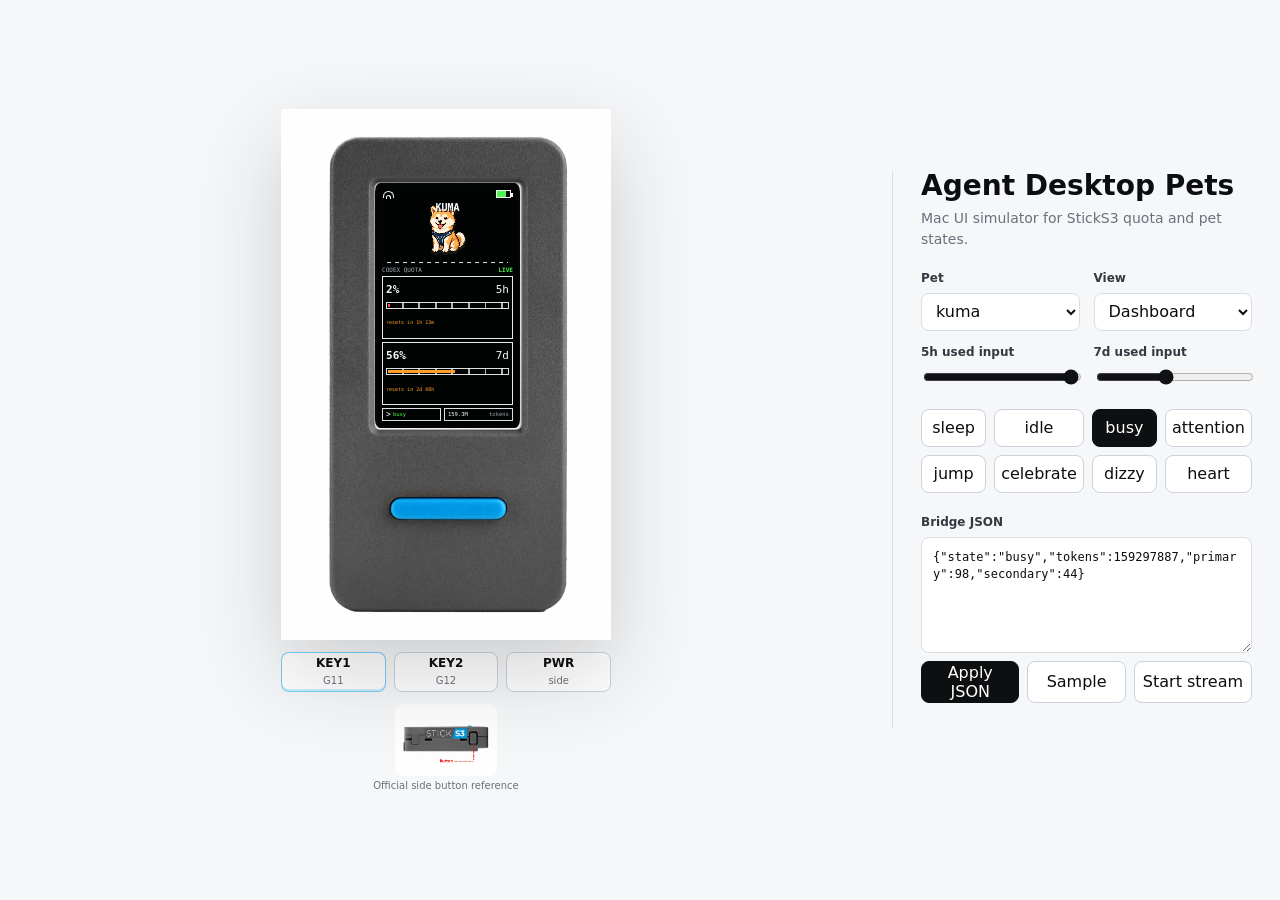
<file: simulator/index.html>
<!doctype html>
<html lang="en">
<head>
  <meta charset="utf-8">
  <meta name="viewport" content="width=device-width, initial-scale=1">
  <title>Agent Desktop Pets Simulator</title>
  <link rel="stylesheet" href="./style.css">
</head>
<body>
  <main class="app-shell">
    <section class="stage" aria-label="StickS3 simulator">
      <div class="device-wrap">
        <div class="device-model" id="deviceModel">
          <img class="device-photo" src="../assets/sticks3-front-crop.png" alt="M5Stack StickS3 front view">
          <button class="device-hotspot front-key-hotspot" id="frontKeyHotspot" type="button" aria-label="KEY1 front button"></button>
          <div class="lcd" id="lcd">
            <section class="screen screen-dashboard" id="dashboardScreen">
              <div class="pet-pane">
                <div class="status-icons">
                  <span class="wifi" aria-hidden="true"></span>
                  <span class="battery" aria-hidden="true"><i></i></span>
                </div>
                <img id="petSprite" class="pet-sprite" alt="Current pet animation">
                <div class="pet-name" id="petName">KUMA</div>
              </div>

              <div class="divider" aria-hidden="true"></div>

              <div class="usage-pane">
                <div class="usage-head">
                  <span>CODEX QUOTA</span>
                  <strong id="liveBadge">LIVE</strong>
                </div>

                <div class="meter" data-window="5h">
                  <div class="meter-row">
                    <strong id="primaryPct">98%</strong>
                    <span>5h</span>
                  </div>
                  <div class="bar"><i id="primaryBar"></i></div>
                  <div class="reset" id="primaryReset">resets in 1h 13m</div>
                </div>

                <div class="meter" data-window="7d">
                  <div class="meter-row">
                    <strong id="secondaryPct">44%</strong>
                    <span>7d</span>
                  </div>
                  <div class="bar"><i id="secondaryBar"></i></div>
                  <div class="reset" id="secondaryReset">resets in 2d 08h</div>
                </div>

                <div class="micro-row">
                  <div class="terminal-mark"><span>&gt;</span><em id="stateChip">busy</em></div>
                  <div class="token-mark"><span id="tokenText">159.3M</span><em>tokens</em></div>
                </div>
              </div>
            </section>

            <section class="screen screen-credits" id="creditsScreen" hidden>
              <div class="credit-col">
                <span>made by</span>
                <strong>YaoYao + Codex</strong>
                <span>fork from</span>
                <strong>Felix Rieseberg</strong>
              </div>
              <div class="credit-col">
                <span>source</span>
                <strong>github.com/</strong>
                <strong>YaoYao021123/</strong>
                <strong>agent-desktop</strong>
                <strong>-pets</strong>
              </div>
            </section>
          </div>
        </div>

        <div class="hardware-controls" aria-label="StickS3 hardware buttons">
          <button class="hardware-button hardware-key1" id="key1Button" type="button">
            <strong>KEY1</strong>
            <span>G11</span>
          </button>
          <button class="hardware-button" id="key2Button" type="button">
            <strong>KEY2</strong>
            <span>G12</span>
          </button>
          <button class="hardware-button" id="powerButton" type="button">
            <strong>PWR</strong>
            <span>side</span>
          </button>
        </div>

        <figure class="side-reference">
          <img src="../assets/sticks3-buttons.jpg" alt="StickS3 side button reference">
          <figcaption>Official side button reference</figcaption>
        </figure>
      </div>
    </section>

    <aside class="control-panel" aria-label="Simulator controls">
      <header class="panel-head">
        <h1>Agent Desktop Pets</h1>
        <p>Mac UI simulator for StickS3 quota and pet states.</p>
      </header>

      <div class="control-grid">
        <label class="field">
          <span>Pet</span>
          <select id="petSelect"></select>
        </label>

        <label class="field">
          <span>View</span>
          <select id="viewSelect">
            <option value="dashboard">Dashboard</option>
            <option value="credits">Credits</option>
          </select>
        </label>

        <label class="field">
          <span>5h used input</span>
          <input id="primaryInput" type="range" min="0" max="100" value="98">
        </label>

        <label class="field">
          <span>7d used input</span>
          <input id="secondaryInput" type="range" min="0" max="100" value="44">
        </label>
      </div>

      <div class="state-grid" id="stateGrid" aria-label="Pet state controls"></div>

      <div class="json-box">
        <label for="jsonInput">Bridge JSON</label>
        <textarea id="jsonInput" spellcheck="false">{"state":"busy","tokens":159297887,"primary":98,"secondary":44}</textarea>
        <div class="actions">
          <button id="applyJson" type="button">Apply JSON</button>
          <button id="sampleJson" type="button">Sample</button>
          <button id="streamToggle" type="button">Start stream</button>
        </div>
        <p id="message" role="status"></p>
      </div>
    </aside>
  </main>

  <script src="./app.js"></script>
</body>
</html>
</file>
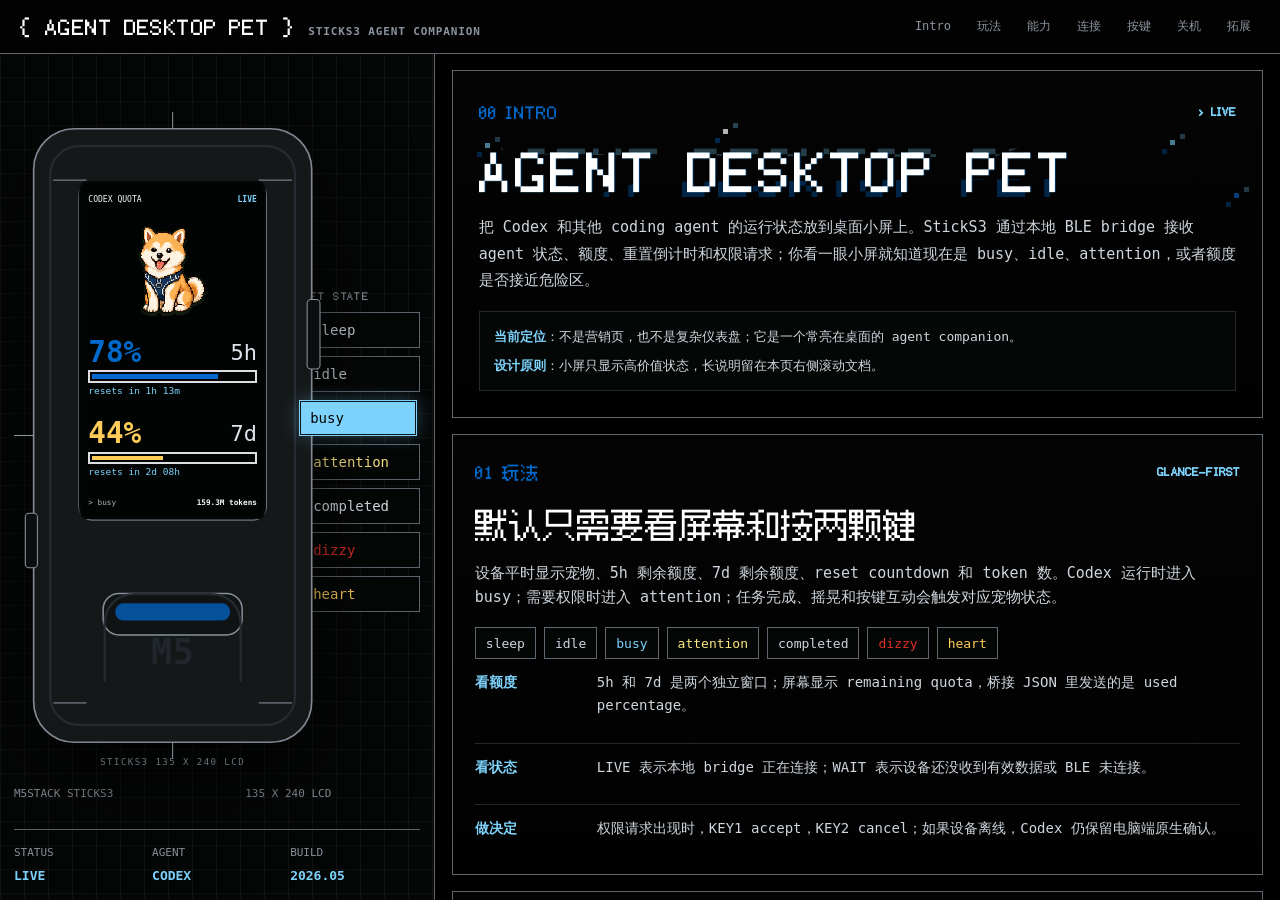
<file: docs/agent-desktop-pet-intro.html>
<!doctype html>
<html lang="zh-CN">
<head>
  <meta charset="utf-8">
  <meta name="viewport" content="width=device-width, initial-scale=1">
  <title>Agent Desktop Pet - StickS3 Guide</title>
  <style>
    @font-face {
      font-family: "FusionPixel10";
      src: url("assets/fonts/fusion-pixel-10px-proportional-latin.otf.woff2") format("woff2");
      font-weight: 400;
      font-style: normal;
      font-display: swap;
      unicode-range: U+0000-00FF, U+0100-024F, U+2000-206F, U+20A0-20CF;
    }

    @font-face {
      font-family: "FusionPixel10";
      src: url("assets/fonts/fusion-pixel-10px-proportional-zh_hans.otf.woff2") format("woff2");
      font-weight: 400;
      font-style: normal;
      font-display: swap;
      unicode-range: U+2E80-9FFF, U+3400-4DBF, U+3000-303F, U+FF00-FFEF;
    }

    @font-face {
      font-family: "FusionPixel12";
      src: url("assets/fonts/fusion-pixel-12px-proportional-latin.otf.woff2") format("woff2");
      font-weight: 400;
      font-style: normal;
      font-display: swap;
      unicode-range: U+0000-00FF, U+0100-024F, U+2000-206F, U+20A0-20CF;
    }

    @font-face {
      font-family: "FusionPixel12";
      src: url("assets/fonts/fusion-pixel-12px-proportional-zh_hans.otf.woff2") format("woff2");
      font-weight: 400;
      font-style: normal;
      font-display: swap;
      unicode-range: U+2E80-9FFF, U+3400-4DBF, U+3000-303F, U+FF00-FFEF;
    }

    :root {
      color-scheme: dark;
      --bg: #000000;
      --panel: #040504;
      --panel-2: #080a08;
      --ink: #f5f7fb;
      --muted: #8b949f;
      --line: #5e6670;
      --line-soft: #23282e;
      --codex: #0169cc;
      --live: #7dd3fc;
      --skill: #ffcc57;
      --danger: #e02e2a;
      --warn: #cc7d5e;
      --pixel: "FusionPixel10", "SF Mono", Monaco, Menlo, ui-monospace, monospace;
      --pixel-heading: "FusionPixel12", "PingFang SC", "Hiragino Sans GB", "Microsoft YaHei", ui-sans-serif, system-ui, sans-serif;
      --device-font: "SF Mono", Monaco, Menlo, "Cascadia Mono", "Roboto Mono", ui-monospace, monospace;
      --mono: var(--device-font);
      --sans: "PingFang SC", "Hiragino Sans GB", "Microsoft YaHei", ui-sans-serif, system-ui, -apple-system, BlinkMacSystemFont, "Segoe UI", sans-serif;
      --topbar-h: 54px;
    }

    * { box-sizing: border-box; }

    html,
    body {
      width: 100%;
      height: 100%;
      overflow-x: hidden;
    }

    html { scroll-behavior: smooth; }

    body {
      margin: 0;
      overflow: hidden;
      background: var(--bg);
      color: var(--ink);
      font-family: var(--mono);
      font-variant-ligatures: none;
      line-height: 1.62;
      letter-spacing: 0;
      -webkit-font-smoothing: antialiased;
    }

    a { color: inherit; text-decoration: none; }
    button, input, textarea, select { font: inherit; }

    .topbar {
      height: var(--topbar-h);
      display: flex;
      align-items: center;
      justify-content: space-between;
      gap: 18px;
      padding: 0 18px;
      border-bottom: 1px solid var(--line);
      background: #020202;
      min-width: 0;
    }

    .brand {
      display: flex;
      align-items: baseline;
      gap: 12px;
      min-width: 0;
      white-space: nowrap;
    }

    .brand strong {
      color: #fff;
      font-size: clamp(16px, 2.1vw, 22px);
      font-family: var(--pixel);
      font-weight: 400;
      letter-spacing: .02em;
      text-transform: uppercase;
    }

    .brand span {
      color: var(--muted);
      font-size: 11px;
      font-weight: 700;
      letter-spacing: .08em;
      text-transform: uppercase;
    }

    .nav {
      display: flex;
      align-items: center;
      justify-content: flex-end;
      gap: 4px;
      color: var(--muted);
      font-size: 12px;
      white-space: nowrap;
      min-width: 0;
    }

    .nav a {
      display: inline-flex;
      align-items: center;
      min-height: 32px;
      padding: 0 10px;
      border: 1px solid transparent;
    }

    .nav a:hover {
      color: var(--live);
      border-color: var(--line);
      background: #050706;
    }

    .workspace {
      height: calc(100vh - var(--topbar-h));
      display: grid;
      grid-template-columns: clamp(420px, 34vw, 540px) minmax(0, 1fr);
      overflow: hidden;
      min-width: 0;
    }

    .device-stage {
      position: sticky;
      top: var(--topbar-h);
      height: calc(100vh - var(--topbar-h));
      overflow: hidden;
      display: grid;
      grid-template-rows: minmax(0, 1fr) auto;
      place-items: center;
      padding: 16px 14px 14px;
      border-right: 1px solid var(--line);
      min-width: 0;
      background:
        linear-gradient(90deg, rgba(255,255,255,.045) 1px, transparent 1px) 0 0 / 24px 24px,
        linear-gradient(0deg, rgba(255,255,255,.035) 1px, transparent 1px) 0 0 / 24px 24px,
        #050606;
    }

    .device-showcase {
      width: 100%;
      min-width: 0;
      min-height: 0;
      display: grid;
      grid-template-columns: minmax(0, 1fr) auto;
      align-items: center;
      gap: 14px;
    }

    .device-wrap {
      width: min(100%, 390px);
      min-width: 0;
      display: grid;
      justify-items: center;
      gap: 8px;
    }

    .device-model {
      position: relative;
      width: auto;
      max-width: 100%;
      height: min(680px, calc(100vh - var(--topbar-h) - 118px));
      aspect-ratio: 420 / 900;
    }

    .device-cad {
      display: block;
      width: 100%;
      height: 100%;
      filter: drop-shadow(0 34px 48px rgba(0, 0, 0, .7));
      user-select: none;
      pointer-events: none;
    }

    .cad-shell {
      fill: #151819;
      stroke: #808993;
      stroke-width: 2.2;
    }

    .cad-panel {
      fill: #0a0c0d;
      stroke: #69727d;
      stroke-width: 1.7;
    }

    .cad-cut {
      fill: none;
      stroke: #252b30;
      stroke-width: 3;
    }

    .cad-detail {
      fill: none;
      stroke: #8a949f;
      stroke-width: 1;
      vector-effect: non-scaling-stroke;
    }

    .cad-button {
      fill: #101314;
      stroke: #87919b;
      stroke-width: 2;
    }

    .cad-button-glow {
      fill: #0169cc;
      opacity: .72;
    }

    .cad-side {
      fill: #0b0d0e;
      stroke: #87919b;
      stroke-width: 1.4;
    }

    .cad-label {
      fill: #20262c;
      font-family: var(--mono);
      font-size: 46px;
      font-weight: 800;
      letter-spacing: .02em;
    }

    .cad-small {
      fill: #69727d;
      font-family: var(--mono);
      font-size: 12px;
      letter-spacing: .16em;
      text-transform: uppercase;
    }

    .lcd {
      position: absolute;
      left: 20.5%;
      top: 12.4%;
      width: 59%;
      height: 49.7%;
      overflow: hidden;
      border: 2px solid #050607;
      border-radius: 3.6%;
      background: #020403;
      color: #f5f7fb;
      container-type: inline-size;
      box-shadow:
        inset 0 0 0 1px rgba(255, 255, 255, .18),
        inset 0 0 22px rgba(0, 0, 0, .88);
    }

    .lcd-screen {
      position: absolute;
      inset: 0;
      display: grid;
      grid-template-rows: 7% 34% 24% 24% 7%;
      gap: 1.2%;
      padding: 3.2% 4%;
      background: #020403;
      font-family: var(--device-font);
    }

    .pet-pane {
      position: relative;
      min-width: 0;
      display: grid;
      place-items: center;
      padding-top: 0;
    }

    .status-icons {
      position: absolute;
      top: 0;
      left: 0;
      right: 2px;
      display: flex;
      align-items: center;
      justify-content: space-between;
    }

    .wifi {
      position: relative;
      width: 10px;
      height: 9px;
    }

    .wifi::before,
    .wifi::after {
      content: "";
      position: absolute;
      left: 1px;
      border: 1px solid #f5f7fb;
      border-bottom: 0;
      border-radius: 12px 12px 0 0;
    }

    .wifi::before {
      top: 1px;
      width: 9px;
      height: 6px;
    }

    .wifi::after {
      top: 5px;
      left: 4px;
      width: 3px;
      height: 3px;
    }

    .pet-sprite {
      width: clamp(60px, 46cqw, 116px);
      max-height: 100%;
      object-fit: contain;
      image-rendering: pixelated;
      filter: drop-shadow(0 2px 0 rgba(255, 255, 255, .08));
    }

    .pet-name {
      position: absolute;
      top: 13px;
      left: 0;
      right: 0;
      text-align: center;
      color: #f5f7fb;
      font-family: var(--device-font);
      font-size: 10px;
      font-weight: 800;
      line-height: 1;
      text-shadow: 1px 1px 0 #111;
      text-transform: uppercase;
      display: none;
    }

    .lcd-status {
      position: absolute;
      top: 0;
      left: 0;
      right: 0;
      display: flex;
      justify-content: space-between;
      color: #f5f7fb;
      font-size: 8px;
      line-height: 1;
    }

    .battery {
      position: relative;
      width: 14px;
      height: 7px;
      border: 1px solid currentColor;
      border-radius: 1px;
    }

    .battery::before {
      content: "";
      position: absolute;
      inset: 1px 3px 1px 1px;
      background: var(--live);
    }

    .battery::after {
      content: "";
      position: absolute;
      right: -3px;
      top: 2px;
      width: 2px;
      height: 3px;
      background: currentColor;
    }

    .pet {
      white-space: pre;
      text-align: center;
      color: #f5f7fb;
      font-size: clamp(8px, 1.2vw, 11px);
      line-height: 1.05;
    }

    .divider {
      display: none;
      height: 1px;
      background: rgba(245, 247, 251, .7);
    }

    .quota {
      min-width: 0;
      display: grid;
      grid-template-rows: auto 1fr 1fr auto;
      gap: 6px;
      padding-top: 1px;
    }

    .usage-pane {
      display: contents;
      min-width: 0;
      overflow: hidden;
    }

    .quota-head,
    .usage-head,
    .meter-row,
    .micro-row {
      display: flex;
      align-items: center;
      justify-content: space-between;
      min-width: 0;
    }

    .quota-head {
      color: #aab3bc;
      font-size: 8px;
      text-transform: uppercase;
    }

    .quota-head b { color: var(--live); }

    .usage-head {
      color: #f5f7fb;
      font-size: clamp(7px, 4.4cqw, 13px);
      line-height: 1;
      text-transform: uppercase;
    }

    .usage-head strong {
      color: var(--live);
      font-size: inherit;
    }

    .meter {
      min-width: 0;
      border: 0;
      padding: 0;
      display: grid;
      grid-template-rows: auto auto auto;
      align-content: center;
      gap: 4%;
    }

    .meter-row strong {
      color: var(--codex);
      font-size: clamp(24px, 16cqw, 42px);
      line-height: 1;
    }

    .meter-row strong.skill-text { color: var(--skill); }

    .meter-row span {
      color: #dce3ea;
      font-size: clamp(18px, 12cqw, 34px);
      line-height: 1;
    }

    .bar {
      height: clamp(10px, 7cqw, 20px);
      padding: 2px;
      border: 2px solid rgba(245, 247, 251, .9);
      background: #020403;
      overflow: hidden;
    }

    .bar i {
      display: block;
      width: 78%;
      height: 100%;
      background: var(--codex);
    }

    .bar.week i {
      width: 44%;
      background: var(--skill);
    }

    .reset {
      margin-top: 0;
      color: var(--live);
      font-size: clamp(8px, 5.2cqw, 15px);
      line-height: 1.1;
    }

    .meter.week .reset { color: var(--skill); }

    .micro-row {
      padding-top: 1px;
      color: #aab3bc;
      font-size: clamp(7px, 4.2cqw, 13px);
    }

    .micro-row b { color: #f5f7fb; }

    .device-caption {
      width: min(100%, 360px);
      display: flex;
      align-items: center;
      justify-content: space-between;
      gap: 12px;
      color: var(--muted);
      font-size: 11px;
      text-transform: uppercase;
    }

    .device-status {
      width: 100%;
      display: grid;
      grid-template-columns: repeat(3, minmax(0, 1fr));
      gap: 8px;
      border-top: 1px solid var(--line);
      padding-top: 14px;
      color: var(--muted);
      font-size: 11px;
      text-transform: uppercase;
    }

    .device-status b {
      display: block;
      margin-top: 3px;
      color: var(--live);
      font-size: 13px;
    }

    .action-rail {
      align-self: center;
      display: grid;
      gap: 8px;
      width: 118px;
      min-width: 0;
    }

    .action-rail-label {
      color: var(--muted);
      font-family: var(--pixel);
      font-size: 11px;
      text-transform: uppercase;
      letter-spacing: .08em;
    }

    .pet-action {
      --action-color: #cfd6de;
      appearance: none;
      width: 100%;
      min-height: 36px;
      padding: 0 10px;
      border: 1px solid var(--line);
      border-radius: 0;
      background: #050706;
      color: var(--action-color);
      font-family: var(--mono);
      font-size: 14px;
      line-height: 1;
      text-align: left;
      cursor: pointer;
      transition:
        border-color .16s ease,
        background .16s ease,
        color .16s ease,
        transform .16s ease;
    }

    .pet-action:hover,
    .pet-action:focus-visible {
      border-color: var(--action-color);
      outline: 0;
      background: rgba(125, 211, 252, .08);
    }

    .pet-action.is-active {
      color: #020403;
      border-color: var(--action-color);
      background: var(--action-color);
      box-shadow:
        0 0 0 1px rgba(0, 0, 0, .9) inset,
        0 0 18px color-mix(in srgb, var(--action-color) 30%, transparent);
      transform: translateX(-3px);
    }

    .pet-action[data-state="busy"] { --action-color: var(--live); }
    .pet-action[data-state="attention"] { --action-color: #ffe884; }
    .pet-action[data-state="completed"] { --action-color: #dce3ea; }
    .pet-action[data-state="dizzy"] { --action-color: var(--danger); }
    .pet-action[data-state="heart"] { --action-color: var(--skill); }

    .doc-scroll {
      height: calc(100vh - var(--topbar-h));
      min-width: 0;
      overflow-y: auto;
      overflow-x: hidden;
      padding: 16px clamp(12px, 1.3vw, 18px) 28px;
      scroll-padding-top: 18px;
      background: #000;
    }

    .doc-inner {
      width: min(920px, 100%);
      max-width: 100%;
      min-width: 0;
      margin: 0 auto;
      display: grid;
      gap: 16px;
    }

    .panel {
      min-width: 0;
      overflow: hidden;
      border: 1px solid var(--line);
      background: linear-gradient(180deg, #030403, #010101);
      color: var(--ink);
      padding: 22px;
    }

    .panel.hero {
      display: block;
      min-height: 0;
      padding: 26px;
    }

    .panel-head {
      display: flex;
      align-items: center;
      justify-content: space-between;
      gap: 16px;
      margin-bottom: 16px;
      color: var(--codex);
      font-family: var(--pixel);
      font-size: 18px;
      font-weight: 400;
      letter-spacing: .01em;
      text-transform: uppercase;
    }

    .panel-head small {
      color: var(--live);
      font-size: 12px;
      font-weight: 800;
    }

    .panel h1,
    .panel h2,
    .panel h3,
    .panel p {
      margin-top: 0;
    }

    .panel h1 {
      margin-bottom: 16px;
      color: #fff;
      font-family: var(--pixel);
      font-size: clamp(34px, 4.4vw, 62px);
      font-weight: 400;
      line-height: 1;
      letter-spacing: .03em;
      text-transform: uppercase;
      overflow-wrap: anywhere;
    }

    .pixel-title {
      position: relative;
      display: block;
      width: 100%;
      max-width: 100%;
      isolation: isolate;
      white-space: normal;
    }

    .title-core {
      position: relative;
      z-index: 2;
      display: inline-block;
      max-width: 100%;
      animation: title-core-jitter 7.6s steps(1, end) infinite;
      text-shadow:
        1px 0 0 rgba(1, 105, 204, .5),
        0 1px 0 rgba(125, 211, 252, .2);
      overflow-wrap: anywhere;
    }

    .title-flow {
      position: absolute;
      inset: 0;
      z-index: 3;
      display: block;
      max-width: 100%;
      pointer-events: none;
      color: transparent;
      font: inherit;
      letter-spacing: inherit;
      text-transform: inherit;
      white-space: normal;
      overflow-wrap: anywhere;
      -webkit-text-fill-color: transparent;
      -webkit-background-clip: text;
      background-clip: text;
      background-image:
        linear-gradient(90deg, transparent 0 28%, rgba(125, 211, 252, .72) 38%, rgba(255, 255, 255, .95) 44%, rgba(1, 105, 204, .62) 52%, transparent 64%),
        repeating-linear-gradient(90deg, rgba(125, 211, 252, .42) 0 4px, transparent 4px 12px),
        repeating-linear-gradient(0deg, rgba(1, 105, 204, .36) 0 4px, transparent 4px 12px);
      background-size: 180px 100%, 14px 14px, 14px 14px;
      background-position: -180px 0, 0 0, 0 0;
      mix-blend-mode: screen;
      opacity: .74;
      animation:
        title-letter-flow 5.6s steps(22, end) infinite,
        title-letter-spark 8.4s steps(1, end) infinite;
    }

    .pixel-title::before,
    .pixel-title::after {
      content: attr(data-text);
      position: absolute;
      inset: 0;
      z-index: 1;
      pointer-events: none;
      font: inherit;
      letter-spacing: inherit;
      text-transform: inherit;
      white-space: normal;
      overflow-wrap: anywhere;
    }

    .pixel-title::before {
      color: rgba(125, 211, 252, .28);
      clip-path: polygon(0 0, 74% 0, 67% 34%, 3% 29%);
      transform: translate(7px, -4px);
      animation: title-slice-a 5.8s steps(1, end) infinite;
    }

    .pixel-title::after {
      color: rgba(1, 105, 204, .34);
      clip-path: polygon(22% 62%, 100% 54%, 100% 100%, 12% 100%);
      transform: translate(-5px, 5px);
      animation: title-slice-b 6.4s steps(1, end) infinite;
    }

    .title-pixels {
      position: absolute;
      inset: -12px -18px -10px -18px;
      z-index: 0;
      pointer-events: none;
    }

    .title-pixels i {
      position: absolute;
      display: block;
      width: 5px;
      height: 5px;
      background: var(--live);
      box-shadow:
        10px -6px 0 rgba(125, 211, 252, .45),
        -8px 9px 0 rgba(1, 105, 204, .55);
      opacity: .58;
      animation: title-pixel-drift 4.8s steps(1, end) infinite;
    }

    .title-pixels i:nth-child(1) { left: 3%; top: 16%; }
    .title-pixels i:nth-child(2) { left: 33%; top: -2%; background: #fff; opacity: .7; animation-delay: -1.1s; }
    .title-pixels i:nth-child(3) { right: 10%; top: 12%; animation-delay: -2.2s; }
    .title-pixels i:nth-child(4) { right: 2%; bottom: 14%; background: var(--codex); animation-delay: -3.4s; }

    .panel h2 {
      margin-bottom: 14px;
      color: #fff;
      font-family: var(--pixel-heading);
      font-weight: 400;
      font-size: clamp(25px, 3vw, 34px);
      line-height: 1.3;
      letter-spacing: 0;
    }

    @keyframes title-core-jitter {
      0%, 72%, 100% { transform: translate(0, 0); }
      73% { transform: translate(1px, 0); }
      74% { transform: translate(0, 0); }
      86% { transform: translate(0, -1px); }
      87% { transform: translate(0, 0); }
    }

    @keyframes title-slice-a {
      0%, 64%, 100% { transform: translate(2px, -1px); opacity: .42; }
      65% { transform: translate(3px, -2px); opacity: .58; }
      66% { transform: translate(1px, -1px); opacity: .3; }
      67% { transform: translate(2px, -1px); opacity: .42; }
      91% { transform: translate(3px, -1px); opacity: .5; }
      92% { transform: translate(2px, -1px); opacity: .42; }
    }

    @keyframes title-slice-b {
      0%, 58%, 100% { transform: translate(-2px, 2px); opacity: .45; }
      59% { transform: translate(-3px, 3px); opacity: .62; }
      60% { transform: translate(-1px, 1px); opacity: .32; }
      61% { transform: translate(-2px, 2px); opacity: .45; }
      82% { transform: translate(-3px, 2px); opacity: .56; }
      83% { transform: translate(-2px, 2px); opacity: .45; }
    }

    @keyframes title-letter-flow {
      0% { background-position: -180px 0, 0 0, 0 0; }
      100% { background-position: 180px 0, 56px 0, 0 42px; }
    }

    @keyframes title-letter-spark {
      0%, 68%, 100% { opacity: .68; filter: none; }
      69% { opacity: .94; filter: drop-shadow(0 0 3px rgba(125, 211, 252, .45)); }
      70% { opacity: .58; filter: none; }
      86% { opacity: .84; }
      87% { opacity: .68; }
    }

    @keyframes title-pixel-drift {
      0%, 70%, 100% { transform: translate(0, 0); opacity: .84; }
      71% { transform: translate(2px, -2px); opacity: .98; }
      72% { transform: translate(0, 0); opacity: .7; }
      88% { transform: translate(-1px, 2px); opacity: .92; }
      89% { transform: translate(0, 0); opacity: .84; }
    }

    @media (prefers-reduced-motion: reduce) {
      .title-core,
      .title-flow,
      .pixel-title::before,
      .pixel-title::after,
      .title-pixels i {
        animation: none;
      }
    }

    .panel h3 {
      margin-bottom: 8px;
      color: var(--live);
      font-size: 15px;
      line-height: 1.3;
      text-transform: uppercase;
    }

    .panel p {
      max-width: 760px;
      color: #cfd6de;
      font-size: 15px;
    }

    .lead {
      max-width: 780px;
      color: #e7edf4;
      font-size: 18px;
      line-height: 1.75;
    }

    .terminal-note {
      display: grid;
      gap: 8px;
      margin-top: 18px;
      padding: 14px;
      border: 1px solid var(--line-soft);
      background: #050706;
      color: #cfd6de;
      font-size: 13px;
    }

    .terminal-note b {
      color: var(--live);
      font-weight: 800;
    }

    .meter-line {
      display: grid;
      grid-template-columns: 90px minmax(120px, 1fr) 70px;
      gap: 12px;
      align-items: center;
      max-width: 520px;
      color: #cfd6de;
      font-size: 13px;
    }

    .meter-line i {
      display: block;
      height: 8px;
      border: 1px solid #4a525c;
      background:
        repeating-linear-gradient(90deg, var(--codex) 0 5px, transparent 5px 7px);
    }

    .meter-line.week i {
      background:
        repeating-linear-gradient(90deg, var(--skill) 0 5px, transparent 5px 7px);
    }

    .section-list {
      display: grid;
      gap: 14px;
      margin: 0;
      padding: 0;
      list-style: none;
    }

    .section-list li {
      display: grid;
      grid-template-columns: 104px minmax(0, 1fr);
      gap: 18px;
      padding: 12px 0;
      border-top: 1px solid var(--line-soft);
      color: #cfd6de;
      font-size: 14px;
    }

    .section-list li:first-child { border-top: 0; }

    .section-list b {
      color: var(--live);
      font-weight: 800;
      text-transform: uppercase;
    }

    .states {
      display: flex;
      flex-wrap: wrap;
      gap: 8px;
      margin-top: 18px;
    }

    .state {
      display: inline-flex;
      align-items: center;
      min-height: 32px;
      padding: 0 10px;
      border: 1px solid var(--line);
      color: #cfd6de;
      background: #050706;
      font-size: 13px;
    }

    .state.live { color: var(--live); }
    .state.warn { color: #ffe884; }
    .state.hot { color: var(--danger); }
    .state.skill { color: var(--skill); }

    .steps {
      display: grid;
      gap: 12px;
      margin-top: 16px;
      counter-reset: step;
    }

    .step {
      position: relative;
      padding: 14px 14px 14px 58px;
      border: 1px solid var(--line-soft);
      background: #050706;
      color: #cfd6de;
      font-size: 14px;
    }

    .step::before {
      counter-increment: step;
      content: counter(step);
      position: absolute;
      left: 14px;
      top: 13px;
      display: grid;
      place-items: center;
      width: 28px;
      height: 28px;
      border: 1px solid var(--line);
      color: var(--live);
      font-weight: 800;
    }

    .step b {
      display: block;
      margin-bottom: 4px;
      color: #fff;
    }

    .button-table {
      width: 100%;
      border-collapse: collapse;
      margin-top: 12px;
      font-size: 13px;
      color: #cfd6de;
    }

    .button-table th,
    .button-table td {
      padding: 10px;
      border: 1px solid var(--line);
      text-align: left;
      vertical-align: top;
    }

    .button-table th {
      color: var(--live);
      background: #050706;
      font-weight: 800;
      text-transform: uppercase;
    }

    code {
      color: #fff;
      background: #070a08;
      border: 1px solid var(--line-soft);
      padding: 1px 5px;
    }

    pre {
      overflow-x: auto;
      margin: 14px 0 0;
      padding: 14px;
      border: 1px solid var(--line-soft);
      background: #050706;
      color: #e7edf4;
      font-size: 12px;
      line-height: 1.55;
      white-space: pre;
    }

    .future-list {
      display: grid;
      gap: 10px;
      margin: 16px 0 0;
      padding: 0;
      list-style: none;
      color: #cfd6de;
      font-size: 14px;
    }

    .future-list li {
      padding-left: 22px;
      position: relative;
    }

    .future-list li::before {
      content: "";
      position: absolute;
      left: 2px;
      top: .72em;
      width: 7px;
      height: 7px;
      background: var(--live);
    }

    .footer {
      display: flex;
      justify-content: space-between;
      gap: 16px;
      color: var(--muted);
      font-size: 11px;
      padding: 0 2px 8px;
      text-transform: uppercase;
    }

    @media (max-width: 980px) {
      body {
        overflow-y: auto;
        overflow-x: hidden;
      }
      .workspace {
        height: auto;
        display: block;
        overflow-x: hidden;
        overflow-y: visible;
      }
      .device-stage {
        position: relative;
        top: auto;
        height: auto;
        min-height: 560px;
        border-right: 0;
        border-bottom: 1px solid var(--line);
      }
      .doc-scroll {
        height: auto;
        overflow-x: hidden;
        overflow-y: visible;
      }
    }

    @media (max-width: 720px) {
      .topbar {
        height: auto;
        min-height: var(--topbar-h);
        align-items: flex-start;
        flex-direction: column;
        padding: 12px;
      }
      .brand {
        flex-wrap: wrap;
        white-space: normal;
      }
      .nav {
        width: 100%;
        justify-content: flex-start;
        overflow-x: auto;
      }
      .panel {
        padding: 16px;
      }
      .panel.hero {
        padding: 18px;
      }
      .panel h1 {
        font-size: clamp(30px, 9vw, 46px);
      }
      .section-list li {
        grid-template-columns: 1fr;
        gap: 4px;
      }
      .meter-line {
        grid-template-columns: 1fr;
        gap: 6px;
      }
      .button-table {
        min-width: 760px;
      }
      .table-scroll {
        overflow-x: auto;
        margin-top: 12px;
      }
      .device-stage {
        min-height: 520px;
        padding: 18px 12px;
      }
      .device-showcase {
        gap: 10px;
      }
      .action-rail {
        width: 104px;
      }
      .pet-action {
        min-height: 34px;
        padding: 0 8px;
        font-size: 13px;
      }
      .device-status {
        grid-template-columns: 1fr;
      }
      .footer {
        flex-direction: column;
      }
    }

    @media (max-width: 460px) {
      .device-showcase {
        grid-template-columns: 1fr;
        justify-items: center;
      }
      .action-rail {
        width: min(100%, 340px);
        grid-template-columns: repeat(3, minmax(0, 1fr));
      }
      .action-rail-label {
        grid-column: 1 / -1;
      }
      .pet-action.is-active {
        transform: translateY(-2px);
      }
    }
  </style>
</head>
<body>
  <header class="topbar">
    <div class="brand">
      <strong>{ Agent Desktop Pet }</strong>
      <span>StickS3 Agent Companion</span>
    </div>
    <nav class="nav" aria-label="页面导航">
      <a href="#intro">Intro</a>
      <a href="#play">玩法</a>
      <a href="#capability">能力</a>
      <a href="#connect">连接</a>
      <a href="#buttons">按键</a>
      <a href="#power">关机</a>
      <a href="#future">拓展</a>
    </nav>
  </header>

  <main class="workspace">
    <section class="device-stage" aria-label="StickS3 固定设备预览">
      <div class="device-showcase">
        <div class="device-wrap">
          <div class="device-model">
            <svg class="device-cad" viewBox="70 0 420 900" role="img" aria-label="CAD drawing of M5Stack StickS3">
              <defs>
                <linearGradient id="shellShade" x1="0" y1="0" x2="1" y2="1">
                  <stop offset="0" stop-color="#202425"></stop>
                  <stop offset=".55" stop-color="#131617"></stop>
                  <stop offset="1" stop-color="#0b0d0e"></stop>
                </linearGradient>
                <linearGradient id="buttonShade" x1="0" y1="0" x2="0" y2="1">
                  <stop offset="0" stop-color="#0197e0"></stop>
                  <stop offset="1" stop-color="#014f91"></stop>
                </linearGradient>
              </defs>

              <rect x="96" y="42" width="368" height="812" rx="54" class="cad-shell" fill="url(#shellShade)"></rect>
              <rect x="118" y="65" width="324" height="766" rx="38" class="cad-cut"></rect>
              <rect x="156" y="112" width="248" height="448" rx="18" class="cad-panel"></rect>
              <rect x="166" y="124" width="228" height="424" rx="10" class="cad-detail"></rect>

              <rect x="458" y="268" width="17" height="92" rx="5" class="cad-side"></rect>
              <rect x="85" y="551" width="16" height="72" rx="5" class="cad-side"></rect>
              <rect x="188" y="657" width="184" height="55" rx="21" class="cad-button"></rect>
              <rect x="204" y="670" width="152" height="23" rx="11" class="cad-button-glow" fill="url(#buttonShade)"></rect>

              <path d="M190 774v-76c0-24 16-40 40-40h100c24 0 40 16 40 40v76" class="cad-cut"></path>
              <text x="280" y="751" text-anchor="middle" class="cad-label">M5</text>
              <text x="280" y="884" text-anchor="middle" class="cad-small">StickS3 135 x 240 LCD</text>

              <path d="M122 110h44M394 110h44M122 802h44M394 802h44" class="cad-detail"></path>
              <path d="M280 42v-22M280 854v22M96 448H70M464 448h26" class="cad-detail"></path>
            </svg>
            <div class="lcd" aria-label="Agent Desktop Pet LCD preview">
              <div class="lcd-screen">
                <div class="usage-head"><span>CODEX QUOTA</span><strong>LIVE</strong></div>
                <div class="pet-pane">
                  <img class="pet-sprite" id="petSprite" src="characters/kuma/busy.gif" alt="KUMA busy animation">
                  <div class="pet-name">KUMA</div>
                </div>
                <div class="usage-pane">
                  <div class="meter" data-window="5h">
                    <div class="meter-row"><strong>78%</strong><span>5h</span></div>
                    <div class="bar"><i></i></div>
                    <div class="reset">resets in 1h 13m</div>
                  </div>
                  <div class="meter" data-window="7d">
                    <div class="meter-row"><strong class="skill-text">44%</strong><span>7d</span></div>
                    <div class="bar week"><i></i></div>
                    <div class="reset">resets in 2d 08h</div>
                  </div>
                  <div class="micro-row"><span id="petStateText">&gt; busy</span><b>159.3M tokens</b></div>
                </div>
              </div>
            </div>
          </div>
          <div class="device-caption">
            <span>M5Stack StickS3</span>
            <span>135 x 240 LCD</span>
          </div>
        </div>

        <div class="action-rail" aria-label="切换宠物状态">
          <div class="action-rail-label">Pet state</div>
          <button class="pet-action" type="button" data-state="sleep" aria-pressed="false">sleep</button>
          <button class="pet-action" type="button" data-state="idle" aria-pressed="false">idle</button>
          <button class="pet-action is-active" type="button" data-state="busy" aria-pressed="true">busy</button>
          <button class="pet-action" type="button" data-state="attention" aria-pressed="false">attention</button>
          <button class="pet-action" type="button" data-state="completed" aria-pressed="false">completed</button>
          <button class="pet-action" type="button" data-state="dizzy" aria-pressed="false">dizzy</button>
          <button class="pet-action" type="button" data-state="heart" aria-pressed="false">heart</button>
        </div>
      </div>

      <div class="device-status">
        <span>Status <b>Live</b></span>
        <span>Agent <b>Codex</b></span>
        <span>Build <b>2026.05</b></span>
      </div>
    </section>

    <section class="doc-scroll" aria-label="介绍文档滚动区">
      <div class="doc-inner">
        <article class="panel hero" id="intro">
          <div class="panel-head"><span>00 Intro</span><small>&gt; LIVE</small></div>
          <h1 class="pixel-title" data-text="Agent Desktop Pet" aria-label="Agent Desktop Pet"><span class="title-core" aria-hidden="true">Agent Desktop Pet</span><span class="title-flow" aria-hidden="true">Agent Desktop Pet</span><span class="title-pixels" aria-hidden="true"><i></i><i></i><i></i><i></i></span></h1>
          <p class="lead">把 Codex 和其他 coding agent 的运行状态放到桌面小屏上。StickS3 通过本地 BLE bridge 接收 agent 状态、额度、重置倒计时和权限请求；你看一眼小屏就知道现在是 busy、idle、attention，或者额度是否接近危险区。</p>
          <div class="terminal-note">
            <div><b>当前定位</b>：不是营销页，也不是复杂仪表盘；它是一个常亮在桌面的 agent companion。</div>
            <div><b>设计原则</b>：小屏只显示高价值状态，长说明留在本页右侧滚动文档。</div>
          </div>
        </article>

        <article class="panel" id="play">
          <div class="panel-head"><span>01 玩法</span><small>glance-first</small></div>
          <h2>默认只需要看屏幕和按两颗键</h2>
          <p>设备平时显示宠物、5h 剩余额度、7d 剩余额度、reset countdown 和 token 数。Codex 运行时进入 busy；需要权限时进入 attention；任务完成、摇晃和按键互动会触发对应宠物状态。</p>
          <div class="states" aria-label="宠物状态">
            <span class="state">sleep</span>
            <span class="state">idle</span>
            <span class="state live">busy</span>
            <span class="state warn">attention</span>
            <span class="state">completed</span>
            <span class="state hot">dizzy</span>
            <span class="state skill">heart</span>
          </div>
          <ul class="section-list">
            <li><b>看额度</b><span>5h 和 7d 是两个独立窗口；屏幕显示 remaining quota，桥接 JSON 里发送的是 used percentage。</span></li>
            <li><b>看状态</b><span>LIVE 表示本地 bridge 正在连接；WAIT 表示设备还没收到有效数据或 BLE 未连接。</span></li>
            <li><b>做决定</b><span>权限请求出现时，KEY1 accept，KEY2 cancel；如果设备离线，Codex 仍保留电脑端原生确认。</span></li>
          </ul>
        </article>

        <article class="panel" id="capability">
          <div class="panel-head"><span>02 能力</span><small>local bridge</small></div>
          <h2>现在已经打通的能力</h2>
          <ul class="section-list">
            <li><b>BLE 本地桥</b><span>StickS3 广播名类似 <code>Codex-XXXX</code>，电脑上的 Python bridge 发送紧凑 JSON，不需要 Wi-Fi。</span></li>
            <li><b>额度仪表</b><span>显示 5 小时与 7 天剩余额度、两个窗口的 reset countdown，以及累计 tokens。</span></li>
            <li><b>权限响应</b><span>Codex PermissionRequest hook 会推送到设备；设备通过 BLE 把 accept/cancel 发回电脑。</span></li>
            <li><b>宠物资源</b><span>支持 LittleFS character pack 和内置 ASCII species；可以在设置里切换。</span></li>
            <li><b>主题识别</b><span>桥接 JSON 支持 <code>agent</code> 字段；当前已为 Codex、Claude、Generic 准备主题映射。</span></li>
          </ul>
          <div class="terminal-note" aria-label="额度示例">
            <div class="meter-line"><span>5h remaining</span><i></i><b>78%</b></div>
            <div class="meter-line week"><span>7d remaining</span><i></i><b>44%</b></div>
          </div>
        </article>

        <article class="panel" id="connect">
          <div class="panel-head"><span>03 连接</span><small>Codex-XXXX</small></div>
          <h2>从刷机到 LIVE 的路径</h2>
          <div class="steps">
            <div class="step"><b>刷入 firmware 和 LittleFS</b>使用 PlatformIO 运行 build、upload、uploadfs；刷机时按住 lower-left side button 进入 flashing mode。</div>
            <div class="step"><b>安装 Codex plugin</b>安装 <code>bleak</code>，在 Codex 插件市场加入本 repo，选择 Codex Usage Stick Local。</div>
            <div class="step"><b>启用并信任 hooks</b>生成 SessionStart、UserPromptSubmit、PermissionRequest 三个 hook，并在 Codex 弹窗中确认信任。</div>
            <div class="step"><b>触发 BLE pairing</b>打开 Mac 蓝牙，发送任意 Codex prompt；设备显示配对码后在电脑端完成配对。</div>
            <div class="step"><b>确认 LIVE</b>屏幕出现 <code>CODEX QUOTA / LIVE</code>、额度条和 tokens，即表示链路正常。</div>
          </div>
          <pre><code># firmware
pio run -e m5stack-sticks3
pio run -e m5stack-sticks3 -t upload
pio run -e m5stack-sticks3 -t uploadfs

# first BLE pairing fallback
python3 ~/.codex/plugins/cache/codex-usage-stick-marketplace/codex-usage-stick/0.4.0/scripts/codex_usage_ble_bridge.py --verbose --state busy</code></pre>
        </article>

        <article class="panel" id="buttons">
          <div class="panel-head"><span>04 按键</span><small>A next / B confirm</small></div>
          <h2>KEY1、KEY2、PWR 的实际语义</h2>
          <p>按键会根据界面上下文变化。日常记忆方式是：KEY1 负责下一项或切视图，KEY2 负责确认或互动，PWR 负责熄屏和唤醒。</p>
          <div class="table-scroll">
            <table class="button-table">
              <thead>
                <tr>
                  <th>场景</th>
                  <th>KEY1 短按</th>
                  <th>KEY1 长按</th>
                  <th>KEY2 短按</th>
                  <th>PWR</th>
                </tr>
              </thead>
              <tbody>
                <tr>
                  <td>仪表</td>
                  <td>切换 quota / info 页面</td>
                  <td>打开或关闭菜单</td>
                  <td>heart 互动</td>
                  <td>熄屏 / 唤醒</td>
                </tr>
                <tr>
                  <td>权限</td>
                  <td>accept</td>
                  <td>非主要确认动作</td>
                  <td>cancel</td>
                  <td>熄屏 / 唤醒</td>
                </tr>
                <tr>
                  <td>菜单</td>
                  <td>下一项</td>
                  <td>关闭菜单</td>
                  <td>确认当前项</td>
                  <td>熄屏 / 唤醒</td>
                </tr>
                <tr>
                  <td>设置</td>
                  <td>下一项</td>
                  <td>退出设置</td>
                  <td>修改当前设置</td>
                  <td>熄屏 / 唤醒</td>
                </tr>
                <tr>
                  <td>info / pet</td>
                  <td>切回主视图</td>
                  <td>打开菜单</td>
                  <td>翻页或切宠物页</td>
                  <td>熄屏 / 唤醒</td>
                </tr>
              </tbody>
            </table>
          </div>
        </article>

        <article class="panel" id="power">
          <div class="panel-head"><span>05 关机</span><small>safe power</small></div>
          <h2>熄屏、关机、换电脑要分开处理</h2>
          <ul class="section-list">
            <li><b>熄屏</b><span>PWR 短按只让 LCD sleep；再按 PWR 或按 A/B 会唤醒。唤醒用的那次 A/B 会被固件吞掉，避免误开菜单。</span></li>
            <li><b>关机</b><span>长按 KEY1 打开菜单，选到 <code>turn off</code>，KEY2 确认；也可以使用 StickS3 的硬件长按电源关机逻辑。</span></li>
            <li><b>换电脑</b><span>先停止旧电脑的 bridge 或退出 Codex，再在新电脑提交 prompt。一个 StickS3 同时只建议连一台电脑。</span></li>
          </ul>
          <pre><code># stop bridge before moving to another computer
python3 plugins/codex-usage-stick/scripts/start_bridge.py --stop

# inspect logs
tail -n 20 ~/.codex/codex-usage-bridge/hook.log
tail -n 40 ~/.codex/codex-usage-bridge/bridge.log</code></pre>
        </article>

        <article class="panel" id="future">
          <div class="panel-head"><span>06 拓展</span><small>roadmap</small></div>
          <h2>后续扩展方向</h2>
          <p>小屏继续保持克制：状态、确认、额度、少量情绪反馈。复杂解释和历史数据放在电脑端或文档页。</p>
          <ul class="future-list">
            <li>多 agent 主题：Codex、Claude、Generic、自定义 agent 自动换色。</li>
            <li>更细颗粒度权限面板：展示路径、命令类型、风险等级，但不牺牲一键确认。</li>
            <li>宠物生成流水线：把 app pet、自定义 GIF、hatch-pet 统一转为 LittleFS character pack。</li>
            <li>工作节奏统计：响应速度、批准/拒绝次数、token level、nap time。</li>
            <li>更多交互：提醒、小成就、情绪反馈，但不把小屏做成复杂操作台。</li>
          </ul>
        </article>

        <footer class="footer">
          <span>Agent Desktop Pet // YaoYao + Codex</span>
          <span>local BLE // StickS3 // MIT license</span>
        </footer>
      </div>
    </section>
  </main>
  <script>
    (() => {
      const sprite = document.querySelector("#petSprite");
      const stateText = document.querySelector("#petStateText");
      const actions = Array.from(document.querySelectorAll(".pet-action"));

      if (!sprite || !stateText || actions.length === 0) return;

      const setPetState = (state) => {
        sprite.src = `characters/kuma/${state}.gif`;
        sprite.alt = `KUMA ${state} animation`;
        stateText.textContent = `> ${state}`;

        actions.forEach((button) => {
          const isActive = button.dataset.state === state;
          button.classList.toggle("is-active", isActive);
          button.setAttribute("aria-pressed", String(isActive));
        });
      };

      actions.forEach((button) => {
        button.addEventListener("click", () => {
          setPetState(button.dataset.state);
        });
      });
    })();
  </script>
</body>
</html>
</file>
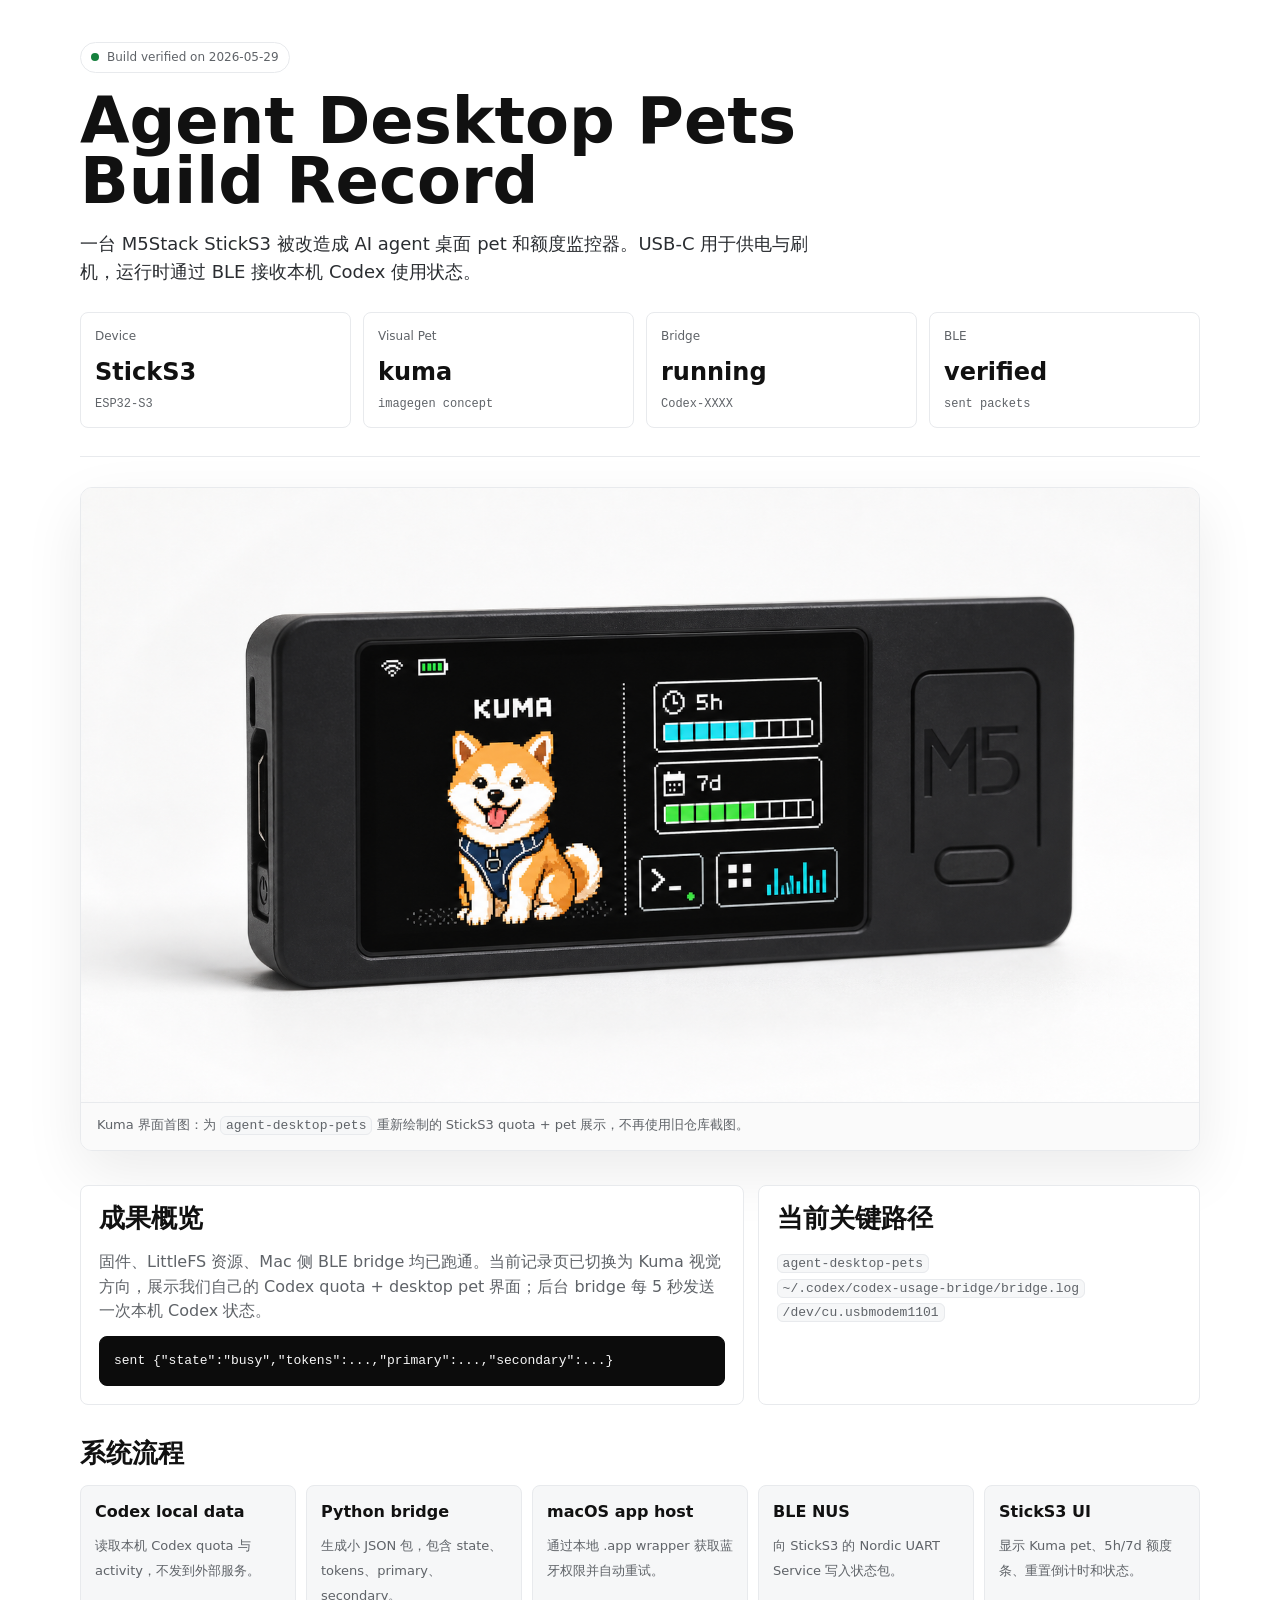
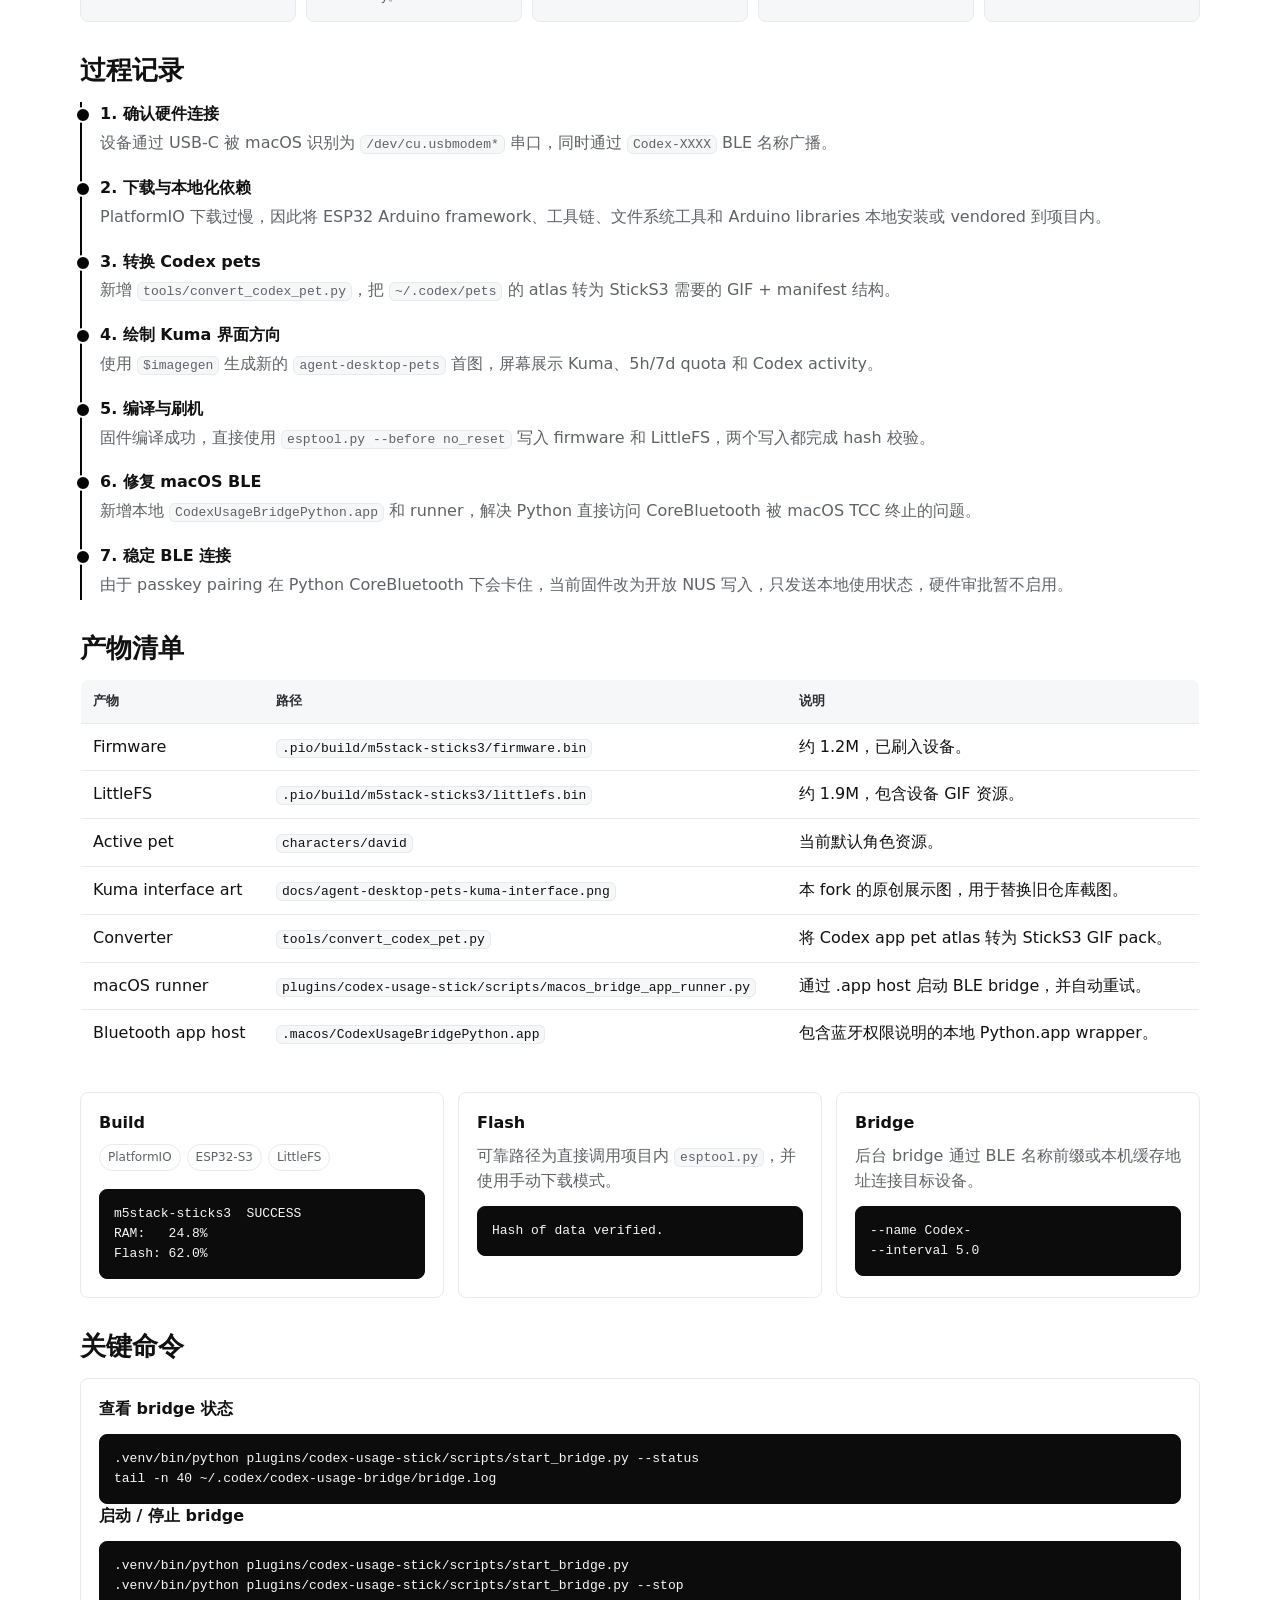
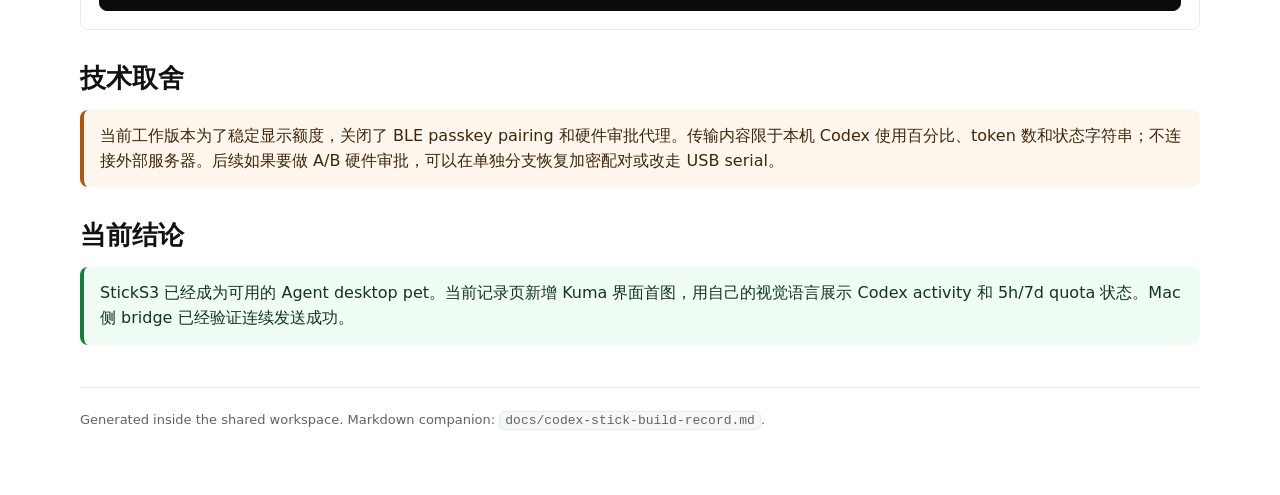
<file: docs/codex-stick-build-record.html>
<!doctype html>
<html lang="zh-CN">
<head>
  <meta charset="utf-8">
  <meta name="viewport" content="width=device-width, initial-scale=1">
  <title>Agent Desktop Pets Build Record</title>
  <style>
    :root {
      --bg: #ffffff;
      --text: #111111;
      --muted: #5f6368;
      --line: #e8eaed;
      --soft: #f6f7f8;
      --ink: #050505;
      --good: #15803d;
      --warn: #b45309;
      --blue: #155eef;
      --mono: ui-monospace, SFMono-Regular, Menlo, Monaco, Consolas, "Liberation Mono", monospace;
      --sans: Inter, ui-sans-serif, system-ui, -apple-system, BlinkMacSystemFont, "Segoe UI", sans-serif;
    }

    * { box-sizing: border-box; }

    body {
      margin: 0;
      background: var(--bg);
      color: var(--text);
      font-family: var(--sans);
      line-height: 1.55;
    }

    .page {
      width: min(1120px, calc(100vw - 36px));
      margin: 0 auto;
      padding: 42px 0 64px;
    }

    header {
      border-bottom: 1px solid var(--line);
      padding-bottom: 28px;
      margin-bottom: 30px;
    }

    .eyebrow {
      display: inline-flex;
      gap: 8px;
      align-items: center;
      border: 1px solid var(--line);
      border-radius: 999px;
      padding: 5px 10px;
      color: var(--muted);
      font-size: 12px;
      letter-spacing: 0;
      margin-bottom: 18px;
    }

    .dot {
      width: 8px;
      height: 8px;
      border-radius: 50%;
      background: var(--good);
    }

    h1 {
      font-size: clamp(34px, 5vw, 68px);
      line-height: 0.95;
      letter-spacing: 0;
      margin: 0 0 18px;
      max-width: 850px;
    }

    .lede {
      color: #2a2d31;
      max-width: 760px;
      font-size: 18px;
      margin: 0;
    }

    .meta {
      display: grid;
      grid-template-columns: repeat(4, minmax(0, 1fr));
      gap: 12px;
      margin-top: 26px;
    }

    .metric, .panel {
      border: 1px solid var(--line);
      border-radius: 8px;
      background: #fff;
    }

    .metric {
      padding: 14px;
      min-height: 90px;
    }

    .metric .label {
      color: var(--muted);
      font-size: 12px;
      margin-bottom: 8px;
    }

    .metric .value {
      font-size: 24px;
      font-weight: 700;
      word-break: break-word;
    }

    .metric .hint {
      color: var(--muted);
      font-family: var(--mono);
      font-size: 12px;
      margin-top: 4px;
    }

    section {
      margin: 34px 0;
    }

    h2 {
      font-size: 26px;
      line-height: 1.15;
      margin: 0 0 16px;
    }

    h3 {
      font-size: 16px;
      margin: 0 0 8px;
    }

    p { margin: 0 0 12px; }

    .grid {
      display: grid;
      grid-template-columns: repeat(3, minmax(0, 1fr));
      gap: 14px;
    }

    .panel {
      padding: 18px;
    }

    .panel p {
      color: var(--muted);
      margin: 0;
    }

    .timeline {
      border-left: 2px solid var(--ink);
      padding-left: 18px;
      display: grid;
      gap: 18px;
    }

    .step {
      position: relative;
      padding: 0 0 2px;
    }

    .step::before {
      content: "";
      position: absolute;
      left: -25px;
      top: 5px;
      width: 12px;
      height: 12px;
      border-radius: 50%;
      background: var(--ink);
      border: 2px solid #fff;
    }

    .step .title {
      font-weight: 700;
      margin-bottom: 4px;
    }

    .step .body {
      color: var(--muted);
    }

    .flow {
      display: grid;
      grid-template-columns: repeat(5, minmax(0, 1fr));
      gap: 10px;
      align-items: stretch;
      margin-top: 16px;
    }

    .flow .node {
      border: 1px solid var(--line);
      border-radius: 8px;
      padding: 14px;
      min-height: 112px;
      background: var(--soft);
    }

    .node strong {
      display: block;
      margin-bottom: 8px;
    }

    .node span {
      color: var(--muted);
      font-size: 13px;
    }

    code, pre {
      font-family: var(--mono);
      font-size: 13px;
    }

    code {
      background: var(--soft);
      border: 1px solid var(--line);
      border-radius: 6px;
      padding: 1px 5px;
    }

    pre {
      margin: 12px 0 0;
      padding: 14px;
      overflow-x: auto;
      background: #0c0c0c;
      color: #f7f7f7;
      border-radius: 8px;
      border: 1px solid #0c0c0c;
    }

    table {
      width: 100%;
      border-collapse: collapse;
      border: 1px solid var(--line);
      border-radius: 8px;
      overflow: hidden;
      display: table;
    }

    th, td {
      text-align: left;
      padding: 11px 12px;
      border-bottom: 1px solid var(--line);
      vertical-align: top;
    }

    th {
      background: var(--soft);
      font-size: 13px;
      color: #292c30;
    }

    tr:last-child td { border-bottom: 0; }

    .tag {
      display: inline-flex;
      border-radius: 999px;
      padding: 3px 8px;
      font-size: 12px;
      border: 1px solid var(--line);
      background: #fff;
      margin: 0 6px 6px 0;
    }

    .status {
      display: grid;
      grid-template-columns: 1.2fr 0.8fr;
      gap: 14px;
    }

    .hero-visual {
      margin: 28px 0 32px;
      border: 1px solid var(--line);
      border-radius: 12px;
      overflow: hidden;
      background: #fff;
      box-shadow: 0 22px 60px rgba(0,0,0,.08);
    }

    .hero-visual img {
      display: block;
      width: 100%;
      height: auto;
    }

    .caption {
      padding: 12px 16px 14px;
      color: var(--muted);
      font-size: 13px;
      border-top: 1px solid var(--line);
      background: #fafafa;
    }

    .callout {
      border-left: 4px solid var(--good);
      background: #f0fdf4;
      padding: 14px 16px;
      border-radius: 8px;
      color: #12351f;
    }

    .warning {
      border-left-color: var(--warn);
      background: #fff7ed;
      color: #3f2608;
    }

    footer {
      margin-top: 42px;
      padding-top: 22px;
      border-top: 1px solid var(--line);
      color: var(--muted);
      font-size: 13px;
    }

    @media (max-width: 900px) {
      .meta, .grid, .flow, .status {
        grid-template-columns: 1fr;
      }

      h1 {
        font-size: 42px;
      }
    }
  </style>
</head>
<body>
  <main class="page">
    <header>
      <div class="eyebrow"><span class="dot"></span> Build verified on 2026-05-29</div>
      <h1>Agent Desktop Pets Build Record</h1>
      <p class="lede">
        一台 M5Stack StickS3 被改造成 AI agent 桌面 pet 和额度监控器。USB-C 用于供电与刷机，运行时通过 BLE 接收本机 Codex 使用状态。
      </p>
      <div class="meta">
        <div class="metric">
          <div class="label">Device</div>
          <div class="value">StickS3</div>
          <div class="hint">ESP32-S3</div>
        </div>
        <div class="metric">
          <div class="label">Visual Pet</div>
          <div class="value">kuma</div>
          <div class="hint">imagegen concept</div>
        </div>
        <div class="metric">
          <div class="label">Bridge</div>
          <div class="value">running</div>
          <div class="hint">Codex-XXXX</div>
        </div>
        <div class="metric">
          <div class="label">BLE</div>
          <div class="value">verified</div>
          <div class="hint">sent packets</div>
        </div>
      </div>
    </header>

    <figure class="hero-visual">
      <img src="agent-desktop-pets-kuma-interface.png" alt="Kuma StickS3 interface concept for Agent Desktop Pets">
      <figcaption class="caption">Kuma 界面首图：为 <code>agent-desktop-pets</code> 重新绘制的 StickS3 quota + pet 展示，不再使用旧仓库截图。</figcaption>
    </figure>

    <section class="status">
      <div class="panel">
        <h2>成果概览</h2>
        <p>固件、LittleFS 资源、Mac 侧 BLE bridge 均已跑通。当前记录页已切换为 Kuma 视觉方向，展示我们自己的 Codex quota + desktop pet 界面；后台 bridge 每 5 秒发送一次本机 Codex 状态。</p>
        <pre>sent {"state":"busy","tokens":...,"primary":...,"secondary":...}</pre>
      </div>
      <div class="panel">
        <h2>当前关键路径</h2>
        <p><code>agent-desktop-pets</code></p>
        <p><code>~/.codex/codex-usage-bridge/bridge.log</code></p>
        <p><code>/dev/cu.usbmodem1101</code></p>
      </div>
    </section>

    <section>
      <h2>系统流程</h2>
      <div class="flow">
        <div class="node"><strong>Codex local data</strong><span>读取本机 Codex quota 与 activity，不发到外部服务。</span></div>
        <div class="node"><strong>Python bridge</strong><span>生成小 JSON 包，包含 state、tokens、primary、secondary。</span></div>
        <div class="node"><strong>macOS app host</strong><span>通过本地 .app wrapper 获取蓝牙权限并自动重试。</span></div>
        <div class="node"><strong>BLE NUS</strong><span>向 StickS3 的 Nordic UART Service 写入状态包。</span></div>
        <div class="node"><strong>StickS3 UI</strong><span>显示 Kuma pet、5h/7d 额度条、重置倒计时和状态。</span></div>
      </div>
    </section>

    <section>
      <h2>过程记录</h2>
      <div class="timeline">
        <div class="step">
          <div class="title">1. 确认硬件连接</div>
          <div class="body">设备通过 USB-C 被 macOS 识别为 <code>/dev/cu.usbmodem*</code> 串口，同时通过 <code>Codex-XXXX</code> BLE 名称广播。</div>
        </div>
        <div class="step">
          <div class="title">2. 下载与本地化依赖</div>
          <div class="body">PlatformIO 下载过慢，因此将 ESP32 Arduino framework、工具链、文件系统工具和 Arduino libraries 本地安装或 vendored 到项目内。</div>
        </div>
        <div class="step">
          <div class="title">3. 转换 Codex pets</div>
          <div class="body">新增 <code>tools/convert_codex_pet.py</code>，把 <code>~/.codex/pets</code> 的 atlas 转为 StickS3 需要的 GIF + manifest 结构。</div>
        </div>
        <div class="step">
          <div class="title">4. 绘制 Kuma 界面方向</div>
          <div class="body">使用 <code>$imagegen</code> 生成新的 <code>agent-desktop-pets</code> 首图，屏幕展示 Kuma、5h/7d quota 和 Codex activity。</div>
        </div>
        <div class="step">
          <div class="title">5. 编译与刷机</div>
          <div class="body">固件编译成功，直接使用 <code>esptool.py --before no_reset</code> 写入 firmware 和 LittleFS，两个写入都完成 hash 校验。</div>
        </div>
        <div class="step">
          <div class="title">6. 修复 macOS BLE</div>
          <div class="body">新增本地 <code>CodexUsageBridgePython.app</code> 和 runner，解决 Python 直接访问 CoreBluetooth 被 macOS TCC 终止的问题。</div>
        </div>
        <div class="step">
          <div class="title">7. 稳定 BLE 连接</div>
          <div class="body">由于 passkey pairing 在 Python CoreBluetooth 下会卡住，当前固件改为开放 NUS 写入，只发送本地使用状态，硬件审批暂不启用。</div>
        </div>
      </div>
    </section>

    <section>
      <h2>产物清单</h2>
      <table>
        <thead>
          <tr><th>产物</th><th>路径</th><th>说明</th></tr>
        </thead>
        <tbody>
          <tr><td>Firmware</td><td><code>.pio/build/m5stack-sticks3/firmware.bin</code></td><td>约 1.2M，已刷入设备。</td></tr>
          <tr><td>LittleFS</td><td><code>.pio/build/m5stack-sticks3/littlefs.bin</code></td><td>约 1.9M，包含设备 GIF 资源。</td></tr>
          <tr><td>Active pet</td><td><code>characters/david</code></td><td>当前默认角色资源。</td></tr>
          <tr><td>Kuma interface art</td><td><code>docs/agent-desktop-pets-kuma-interface.png</code></td><td>本 fork 的原创展示图，用于替换旧仓库截图。</td></tr>
          <tr><td>Converter</td><td><code>tools/convert_codex_pet.py</code></td><td>将 Codex app pet atlas 转为 StickS3 GIF pack。</td></tr>
          <tr><td>macOS runner</td><td><code>plugins/codex-usage-stick/scripts/macos_bridge_app_runner.py</code></td><td>通过 .app host 启动 BLE bridge，并自动重试。</td></tr>
          <tr><td>Bluetooth app host</td><td><code>.macos/CodexUsageBridgePython.app</code></td><td>包含蓝牙权限说明的本地 Python.app wrapper。</td></tr>
        </tbody>
      </table>
    </section>

    <section class="grid">
      <div class="panel">
        <h3>Build</h3>
        <p><span class="tag">PlatformIO</span><span class="tag">ESP32-S3</span><span class="tag">LittleFS</span></p>
        <pre>m5stack-sticks3  SUCCESS
RAM:   24.8%
Flash: 62.0%</pre>
      </div>
      <div class="panel">
        <h3>Flash</h3>
        <p>可靠路径为直接调用项目内 <code>esptool.py</code>，并使用手动下载模式。</p>
        <pre>Hash of data verified.</pre>
      </div>
      <div class="panel">
        <h3>Bridge</h3>
        <p>后台 bridge 通过 BLE 名称前缀或本机缓存地址连接目标设备。</p>
        <pre>--name Codex-
--interval 5.0</pre>
      </div>
    </section>

    <section>
      <h2>关键命令</h2>
      <div class="panel">
        <h3>查看 bridge 状态</h3>
        <pre>.venv/bin/python plugins/codex-usage-stick/scripts/start_bridge.py --status
tail -n 40 ~/.codex/codex-usage-bridge/bridge.log</pre>
        <h3>启动 / 停止 bridge</h3>
        <pre>.venv/bin/python plugins/codex-usage-stick/scripts/start_bridge.py
.venv/bin/python plugins/codex-usage-stick/scripts/start_bridge.py --stop</pre>
      </div>
    </section>

    <section>
      <h2>技术取舍</h2>
      <div class="callout warning">
        当前工作版本为了稳定显示额度，关闭了 BLE passkey pairing 和硬件审批代理。传输内容限于本机 Codex 使用百分比、token 数和状态字符串；不连接外部服务器。后续如果要做 A/B 硬件审批，可以在单独分支恢复加密配对或改走 USB serial。
      </div>
    </section>

    <section>
      <h2>当前结论</h2>
      <div class="callout">
        StickS3 已经成为可用的 Agent desktop pet。当前记录页新增 Kuma 界面首图，用自己的视觉语言展示 Codex activity 和 5h/7d quota 状态。Mac 侧 bridge 已经验证连续发送成功。
      </div>
    </section>

    <footer>
      Generated inside the shared workspace. Markdown companion: <code>docs/codex-stick-build-record.md</code>.
    </footer>
  </main>
</body>
</html>
</file>
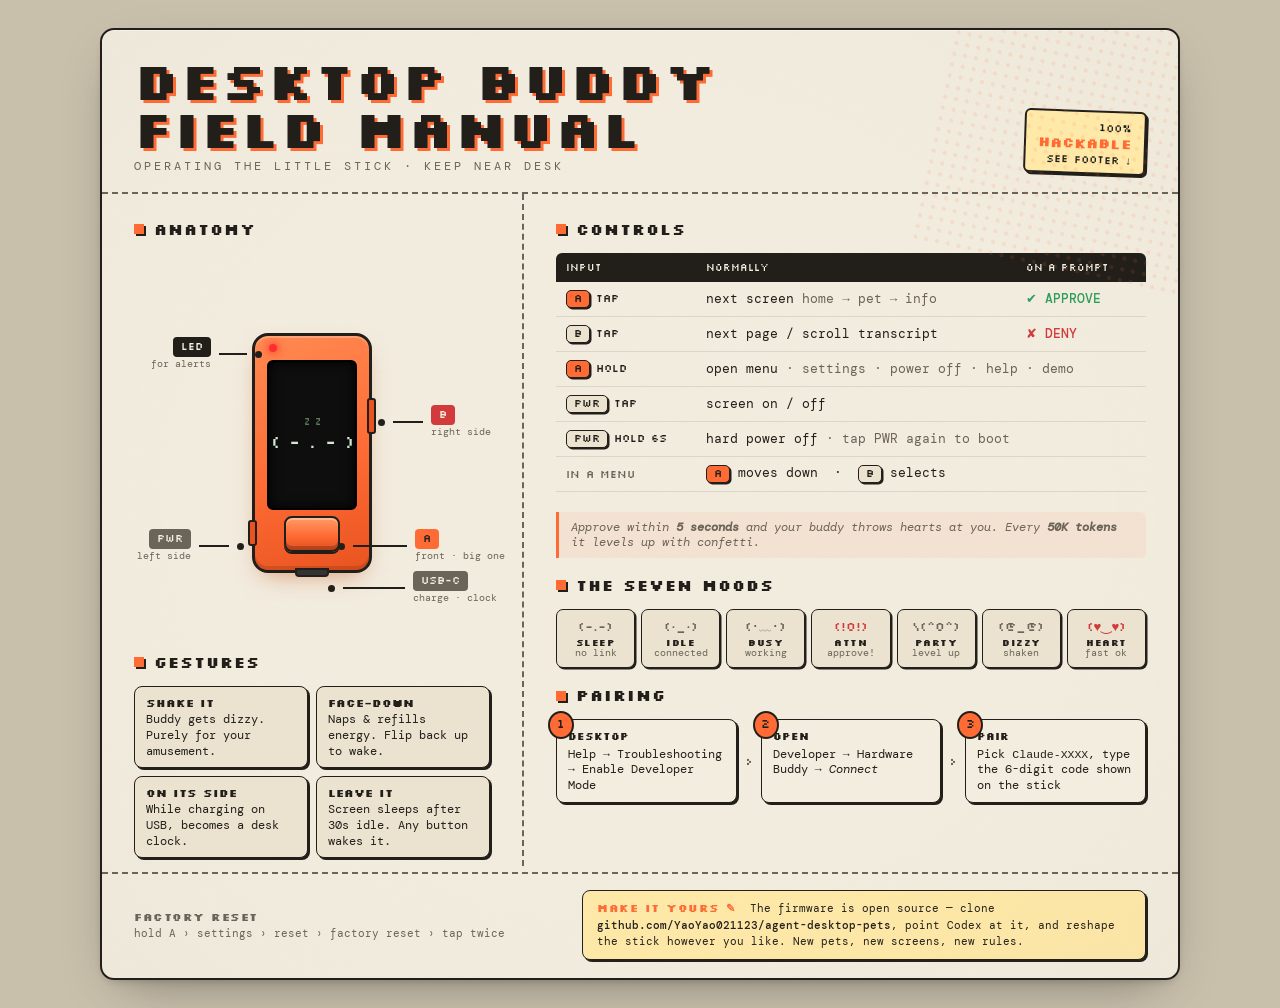
<file: docs/manual.html>
<!doctype html>
<html lang="en">
<head>
<meta charset="utf-8">
<title>Desktop Buddy — Field Manual</title>
<meta name="viewport" content="width=device-width,initial-scale=1">
<link rel="preconnect" href="https://fonts.googleapis.com">
<link rel="preconnect" href="https://fonts.gstatic.com" crossorigin>
<link href="https://fonts.googleapis.com/css2?family=Silkscreen:wght@400;700&family=DM+Mono:ital,wght@0,400;0,500;1,400&display=swap" rel="stylesheet">
<style>
  :root {
    --paper:   #f3eddf;
    --paper-2: #ebe3d0;
    --ink:     #221f1a;
    --ink-dim: #6b6458;
    --m5:      #ff6b35;   /* M5Stack orange */
    --screen:  #0e0e0e;
    --ok:      #2e9e5b;
    --no:      #d13b3b;
    --led:     #ff2f2f;
    --hi:      #ffe9a8;
  }
  * { box-sizing: border-box; margin: 0; padding: 0; }
  html, body { background: #c9c0ac; }
  body {
    font-family: "DM Mono", ui-monospace, monospace;
    color: var(--ink);
    padding: 28px 16px;
    display: grid;
    place-items: start center;
    -webkit-font-smoothing: antialiased;
  }

  /* ───────── the card ───────── */
  .sheet {
    width: min(1080px, 100%);
    background: var(--paper);
    border: 2px solid var(--ink);
    border-radius: 14px;
    box-shadow: 0 1px 0 #fff8 inset, 0 18px 50px -20px #0006, 0 4px 12px -6px #0005;
    position: relative;
    overflow: hidden;
    animation: rise .6s cubic-bezier(.2,.7,.2,1) both;
  }
  @keyframes rise { from { opacity:0; transform: translateY(12px) } }
  /* paper grain + halftone corner */
  .sheet::before {
    content:""; position:absolute; inset:0; pointer-events:none; opacity:.5;
    background-image:
      radial-gradient(#0000 60%, #00000008 100%),
      url("data:image/svg+xml;utf8,<svg xmlns='http://www.w3.org/2000/svg' width='160' height='160'><filter id='n'><feTurbulence type='fractalNoise' baseFrequency='.9' numOctaves='2' stitchTiles='stitch'/><feColorMatrix type='saturate' values='0'/></filter><rect width='100%25' height='100%25' filter='url(%23n)' opacity='.06'/></svg>");
  }
  .sheet::after {
    content:""; position:absolute; right:-40px; top:-40px; width:280px; height:280px;
    background: radial-gradient(circle at 30% 30%, var(--m5) 18%, #0000 19%) 0 0/11px 11px;
    opacity:.12; transform: rotate(12deg); pointer-events:none;
  }

  /* ───────── masthead ───────── */
  header {
    display:flex; align-items:flex-end; justify-content:space-between; gap:24px;
    padding: 26px 32px 18px;
    border-bottom: 2px dashed var(--ink-dim);
    position: relative;
  }
  .mast h1 {
    font-family: "Silkscreen", monospace;
    font-size: clamp(30px, 4.4vw, 52px);
    line-height: .92; letter-spacing: 1px;
    text-shadow: 3px 3px 0 var(--m5);
  }
  .mast .sub {
    font-size: 12px; letter-spacing: 3px; text-transform: uppercase;
    color: var(--ink-dim); margin-top: 6px;
  }
  .stamp {
    font-family: "Silkscreen", monospace; font-size: 11px; text-align:right;
    border: 2px solid var(--ink); padding: 8px 12px 6px; border-radius: 6px;
    background: var(--hi); transform: rotate(2deg);
    box-shadow: 2px 2px 0 var(--ink);
  }
  .stamp b { color: var(--m5); font-size: 14px; }

  /* ───────── layout ───────── */
  main {
    display: grid;
    grid-template-columns: 420px 1fr;
    gap: 0;
  }
  .col { padding: 26px 32px 8px; position: relative; }
  .col + .col { border-left: 2px dashed var(--ink-dim); }

  h2 {
    font-family: "Silkscreen", monospace;
    font-size: 15px; letter-spacing: 1px;
    margin-bottom: 14px;
    display:flex; align-items:center; gap:10px;
  }
  h2::before {
    content:""; width:10px; height:10px; background:var(--m5);
    box-shadow: 2px 2px 0 var(--ink);
  }

  /* ───────── device diagram ───────── */
  .rig { position: relative; height: 400px; }
  .stick {
    position:absolute; left:50%; top:50%; transform:translate(-50%,-50%);
    width: 120px; height: 240px;
    background: linear-gradient(160deg,#ff8a52 0%,var(--m5) 55%,#e8531f 100%);
    border: 3px solid var(--ink); border-radius: 16px;
    box-shadow: 0 10px 24px -10px #c0440088, inset 0 2px 0 #ffffff40, inset 0 -4px 0 #00000020;
    animation: bob 5s ease-in-out infinite;
  }
  @keyframes bob { 50% { transform:translate(-50%,-51.5%) rotate(.6deg) } }
  .lcd {
    position:absolute; left:12px; right:12px; top:24px; height:150px;
    background: var(--screen); border-radius: 6px;
    border: 2px solid #000;
    box-shadow: inset 0 0 12px #000;
    display:grid; place-items:center;
    overflow:hidden;
  }
  .face { font-family:"Silkscreen",monospace; color:#cfe8cf; font-size:18px; text-align:center; line-height:1.4; }
  .face .zz { color:#5e7a5e; font-size:10px; display:block; animation: zz 2.4s ease-in-out infinite; }
  @keyframes zz { 50% { transform: translate(2px,-3px); opacity:.5 } }
  .btn-a {
    position:absolute; left:50%; bottom:18px; transform:translateX(-50%);
    width:56px; height:36px; border-radius:8px;
    background: linear-gradient(#ff9a63,var(--m5) 55%,#e0511e);
    border:2px solid var(--ink);
    box-shadow: inset 0 2px 0 #ffffff55, inset 0 -4px 0 #00000035, 0 2px 0 var(--ink);
  }
  .btn-b {
    position:absolute; right:-7px; top:62px;
    width:9px; height:36px; border-radius:3px;
    background:#e8531f; border:2px solid var(--ink);
  }
  .btn-p {
    position:absolute; left:-7px; bottom:24px;
    width:9px; height:26px; border-radius:3px;
    background:#e8531f; border:2px solid var(--ink);
  }
  .led {
    position:absolute; left:14px; top:8px;
    width:8px; height:8px; border-radius:50%;
    background:var(--led); box-shadow:0 0 9px 1px var(--led);
    animation: blink 1.2s steps(2) infinite;
  }
  @keyframes blink { 50% { opacity:.15; box-shadow:none } }
  .usb {
    position:absolute; left:50%; bottom:-7px; transform:translateX(-50%);
    width:34px; height:9px; background:#333; border:2px solid var(--ink); border-radius:0 0 4px 4px;
  }

  /* callout lines */
  .pin {
    position:absolute; font-family:"Silkscreen",monospace; font-size:11px;
    display:flex; align-items:center; gap:8px; white-space:nowrap;
  }
  .pin .tag {
    background:var(--ink); color:var(--paper); padding:2px 8px 4px; border-radius:4px;
  }
  .pin .tag.ok { background:var(--m5); color:var(--ink); }
  .pin .tag.no { background:var(--no); }
  .pin .tag.dim { background:var(--ink-dim); }
  .pin .wire { height:2px; background:var(--ink); flex:none; }
  .pin .dot { width:7px; height:7px; border-radius:50%; background:var(--ink); flex:none; }
  .pin small { font-family:"DM Mono",monospace; color:var(--ink-dim); font-size:10px; display:block; margin-top:4px; }
  .pin.r { flex-direction:row-reverse; text-align:right; }

  .p-a   { left:204px; top:278px; } .p-a .wire{width:54px}
  .p-b   { left:244px; top:154px; } .p-b .wire{width:30px}
  .p-pwr { right:246px; top:278px; } .p-pwr .wire{width:30px}
  .p-led { right:228px; top:86px;  } .p-led .wire{width:28px}
  .p-usb { left:194px; top:320px; } .p-usb .wire{width:62px}

  .gestures {
    display:grid; grid-template-columns:1fr 1fr; gap:8px;
  }
  .gest {
    border:1.5px solid var(--ink); border-radius:8px; padding:9px 11px 8px;
    background:var(--paper-2); font-size:12px; line-height:1.35;
    box-shadow: 2px 2px 0 var(--ink);
  }
  .gest b { font-family:"Silkscreen",monospace; font-size:11px; display:block; }

  /* ───────── controls table ───────── */
  .controls { width:100%; border-collapse:collapse; font-size:12.5px; margin-bottom:20px; }
  .controls th, .controls td { text-align:left; padding:8px 10px; border-bottom:1.5px solid #00000018; }
  .controls th {
    font-family:"Silkscreen",monospace; font-weight:400; font-size:10px;
    background:var(--ink); color:var(--paper); border-bottom:none;
  }
  .controls th:first-child { border-radius:6px 0 0 0; }
  .controls th:last-child  { border-radius:0 6px 0 0; }
  .controls td:first-child { font-family:"Silkscreen",monospace; font-size:11px; white-space:nowrap; }
  .controls tr:hover td { background:#00000007; }
  .key {
    display:inline-block; min-width:18px; text-align:center;
    padding:0 7px 2px; border:1.5px solid var(--ink); border-radius:5px;
    background:var(--paper-2); box-shadow:1.5px 1.5px 0 var(--ink);
    font-family:"Silkscreen",monospace; font-size:11px;
  }
  .key.a { background:var(--m5); color:var(--ink); }
  .ok { color:var(--ok); font-weight:500; }
  .no { color:var(--no); font-weight:500; }
  .dim { color:var(--ink-dim); }

  .note {
    font-size:11.5px; font-style:italic; color:var(--ink-dim);
    padding:8px 12px; border-left:3px solid var(--m5); background:#ff6b3512;
    margin-bottom:18px; border-radius:0 6px 6px 0;
  }

  /* moods strip */
  .moods { display:grid; grid-template-columns:repeat(7,1fr); gap:6px; margin-bottom:18px; }
  .mood {
    border:1.5px solid var(--ink); border-radius:7px; padding:8px 2px 7px;
    text-align:center; background:var(--paper-2);
    font-size:9.5px; line-height:1.25; min-width:0;
    box-shadow:1.5px 1.5px 0 var(--ink);
    transition: transform .12s;
  }
  .mood:hover { transform:translateY(-2px); }
  .mood .ico { font-family:"Silkscreen",monospace; font-size:13px; display:block; margin-bottom:3px; white-space:nowrap; overflow:hidden; }
  .mood b { font-family:"Silkscreen",monospace; font-size:9px; display:block; letter-spacing:.5px; }
  .mood span { color:var(--ink-dim); }

  /* pairing */
  .pair { display:flex; gap:8px; align-items:stretch; }
  .step {
    flex:1; border:1.5px solid var(--ink); border-radius:8px;
    padding:10px 11px 9px; font-size:11.5px; line-height:1.35;
    background:var(--paper); position:relative;
    box-shadow:2px 2px 0 var(--ink);
  }
  .step::before {
    content: attr(data-n);
    position:absolute; top:-9px; left:-9px;
    width:22px; height:22px; border-radius:50%;
    background:var(--m5); border:2px solid var(--ink);
    font-family:"Silkscreen",monospace; font-size:12px;
    display:grid; place-items:center; padding-bottom:2px;
  }
  .step b { font-family:"Silkscreen",monospace; font-size:10px; display:block; margin-bottom:3px; }
  .arrow { align-self:center; font-family:"Silkscreen",monospace; color:var(--ink-dim); }

  footer {
    border-top:2px dashed var(--ink-dim);
    padding:16px 32px 18px; margin-top:6px;
    display:grid; grid-template-columns:420px 1fr; gap:28px; align-items:center;
    font-size:11px; line-height:1.5;
  }
  footer b { font-family:"Silkscreen",monospace; font-size:11px; letter-spacing:.5px; }
  footer .reset { color:var(--ink-dim); }
  footer .hack {
    background:var(--hi); border:1.5px solid var(--ink); border-radius:8px;
    padding:9px 14px; box-shadow:2px 2px 0 var(--ink);
  }
  footer code { font-family:"DM Mono",monospace; font-weight:500; }

  /* ───────── responsive / print ───────── */
  @media (max-width: 920px) {
    main, footer { grid-template-columns: 1fr; }
    .col + .col { border-left:none; border-top:2px dashed var(--ink-dim); }
    .moods { grid-template-columns:repeat(4,1fr); }
    .stamp { display:none; }
  }
  @media print {
    html,body { background:#fff; padding:0; }
    .sheet { box-shadow:none; border-radius:0; width:100%; animation:none; }
    .stick { animation:none; }
    @page { margin:10mm; }
  }
</style>
</head>
<body>
<article class="sheet">

  <header>
    <div class="mast">
      <h1>DESKTOP BUDDY<br>FIELD MANUAL</h1>
      <div class="sub">Operating the little stick · keep near desk</div>
    </div>
    <div class="stamp">
      100%<br><b>HACKABLE</b><br>SEE&nbsp;FOOTER&nbsp;↓
    </div>
  </header>

  <main>
    <!-- ─────── LEFT: anatomy ─────── -->
    <section class="col">
      <h2>Anatomy</h2>

      <div class="rig">
        <div class="stick">
          <div class="lcd">
            <div class="face">
              <span class="zz">z Z</span>
              (&nbsp;-&nbsp;.&nbsp;-&nbsp;)
            </div>
          </div>
          <div class="btn-a"></div>
          <div class="btn-b"></div>
          <div class="btn-p"></div>
          <div class="led"></div>
          <div class="usb"></div>
        </div>

        <div class="pin p-a"><span class="dot"></span><span class="wire"></span>
          <div><span class="tag ok">A</span><small>front · big one</small></div>
        </div>
        <div class="pin p-b"><span class="dot"></span><span class="wire"></span>
          <div><span class="tag no">B</span><small>right side</small></div>
        </div>
        <div class="pin r p-pwr"><span class="dot"></span><span class="wire"></span>
          <div><span class="tag dim">PWR</span><small>left side</small></div>
        </div>
        <div class="pin r p-led"><span class="dot"></span><span class="wire"></span>
          <div><span class="tag">LED</span><small>for alerts</small></div>
        </div>
        <div class="pin p-usb"><span class="dot"></span><span class="wire"></span>
          <div><span class="tag dim">USB-C</span><small>charge · clock</small></div>
        </div>
      </div>

      <h2>Gestures</h2>
      <div class="gestures">
        <div class="gest"><b>SHAKE IT</b>Buddy gets dizzy. Purely for your amusement.</div>
        <div class="gest"><b>FACE-DOWN</b>Naps &amp; refills energy. Flip back up to wake.</div>
        <div class="gest"><b>ON ITS SIDE</b>While charging on USB, becomes a desk clock.</div>
        <div class="gest"><b>LEAVE IT</b>Screen sleeps after 30s idle. Any button wakes it.</div>
      </div>
    </section>

    <!-- ─────── RIGHT: operation ─────── -->
    <section class="col">
      <h2>Controls</h2>
      <table class="controls">
        <tr><th>INPUT</th><th>NORMALLY</th><th>ON A PROMPT</th></tr>
        <tr>
          <td><span class="key a">A</span> tap</td>
          <td>next screen <span class="dim">home → pet → info</span></td>
          <td><span class="ok">✔ APPROVE</span></td>
        </tr>
        <tr>
          <td><span class="key">B</span> tap</td>
          <td>next page / scroll transcript</td>
          <td><span class="no">✘ DENY</span></td>
        </tr>
        <tr>
          <td><span class="key a">A</span> hold</td>
          <td colspan="2">open menu <span class="dim">· settings · power off · help · demo</span></td>
        </tr>
        <tr>
          <td><span class="key">PWR</span> tap</td>
          <td colspan="2">screen on / off</td>
        </tr>
        <tr>
          <td><span class="key">PWR</span> hold&nbsp;6s</td>
          <td colspan="2">hard power off <span class="dim">· tap PWR again to boot</span></td>
        </tr>
        <tr>
          <td class="dim">in a menu</td>
          <td colspan="2"><span class="key a">A</span> moves down&nbsp;&nbsp;·&nbsp;&nbsp;<span class="key">B</span> selects</td>
        </tr>
      </table>

      <p class="note">
        Approve within <b>5&nbsp;seconds</b> and your buddy throws hearts at you.
        Every <b>50K&nbsp;tokens</b> it levels up with confetti.
      </p>

      <h2>The Seven Moods</h2>
      <div class="moods">
        <div class="mood"><span class="ico">(-.-)</span><b>SLEEP</b><span>no link</span></div>
        <div class="mood"><span class="ico">(·_·)</span><b>IDLE</b><span>connected</span></div>
        <div class="mood"><span class="ico">(･﹏･)</span><b>BUSY</b><span>working</span></div>
        <div class="mood"><span class="ico" style="color:var(--no)">(!o!)</span><b>ATTN</b><span>approve!</span></div>
        <div class="mood"><span class="ico">\(^o^)</span><b>PARTY</b><span>level up</span></div>
        <div class="mood"><span class="ico">(@_@)</span><b>DIZZY</b><span>shaken</span></div>
        <div class="mood"><span class="ico" style="color:var(--no)">(♥‿♥)</span><b>HEART</b><span>fast ok</span></div>
      </div>

      <h2>Pairing</h2>
      <div class="pair">
        <div class="step" data-n="1"><b>DESKTOP</b>Help → Troubleshooting → Enable Developer Mode</div>
        <span class="arrow">›</span>
        <div class="step" data-n="2"><b>OPEN</b>Developer → Hardware Buddy → <i>Connect</i></div>
        <span class="arrow">›</span>
        <div class="step" data-n="3"><b>PAIR</b>Pick <code>Claude-XXXX</code>, type the 6-digit code shown on the stick</div>
      </div>
    </section>
  </main>

  <footer>
    <div class="reset">
      <b>FACTORY RESET</b><br>
      hold A › settings › reset › factory reset › tap twice
    </div>
    <div class="hack">
      <b style="color:var(--m5)">MAKE IT YOURS ✎</b>&nbsp;
      The firmware is open source — clone
      <code>github.com/YaoYao021123/agent-desktop-pets</code>, point Codex at it,
      and reshape the stick however you like. New pets, new screens, new rules.
    </div>
  </footer>

</article>
</body>
</html>
</file>
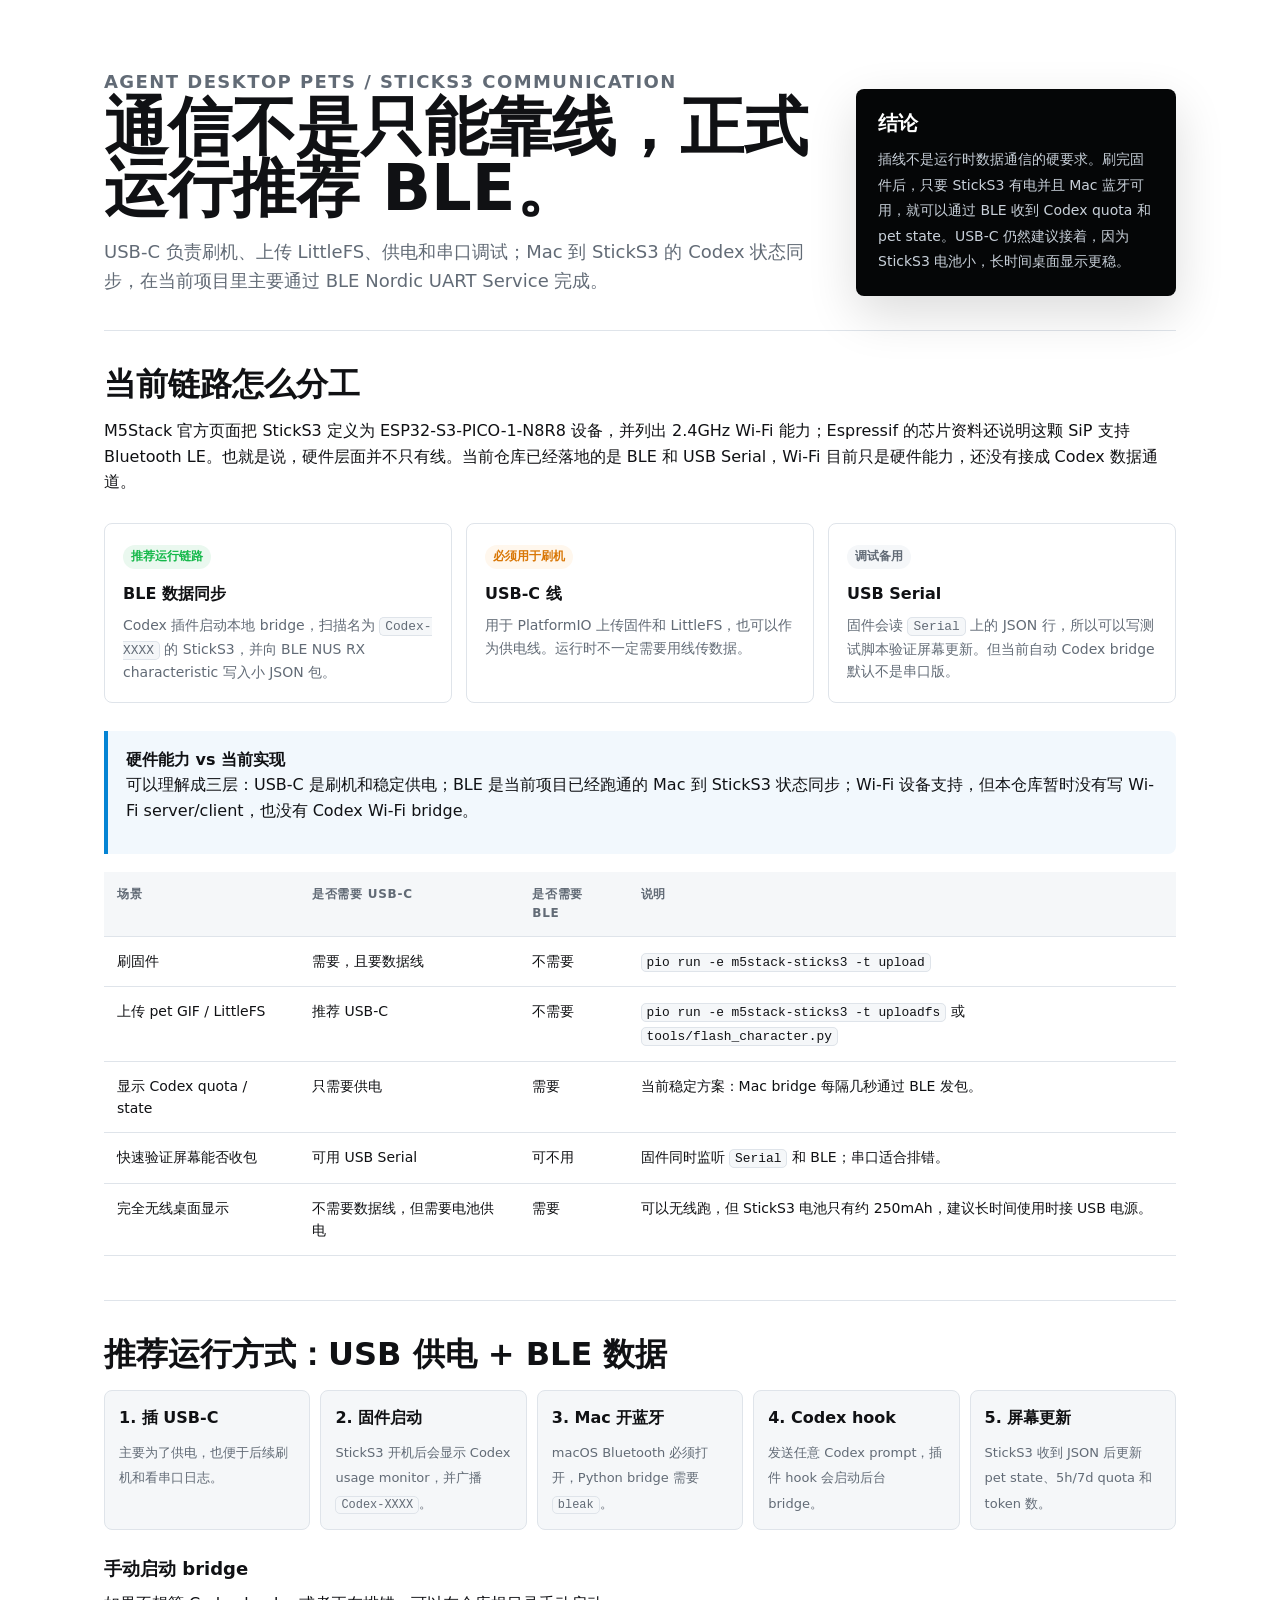
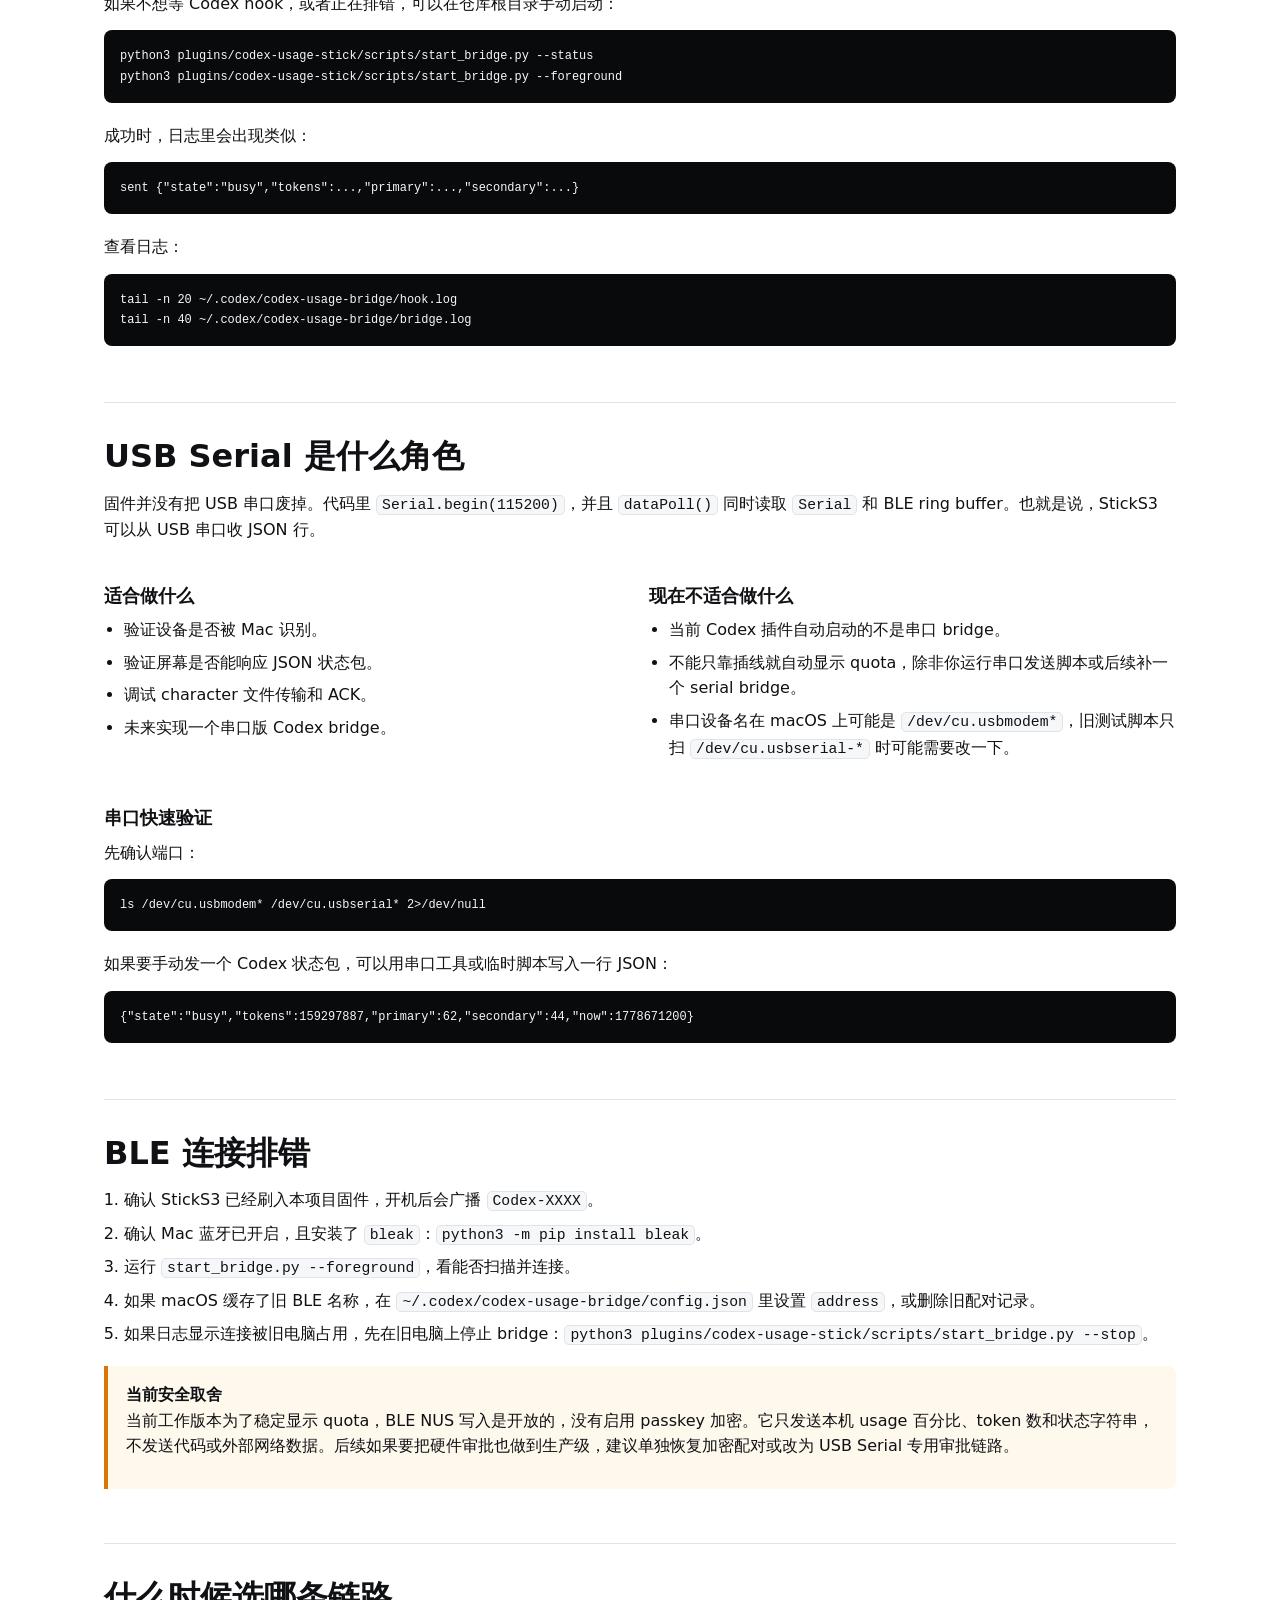
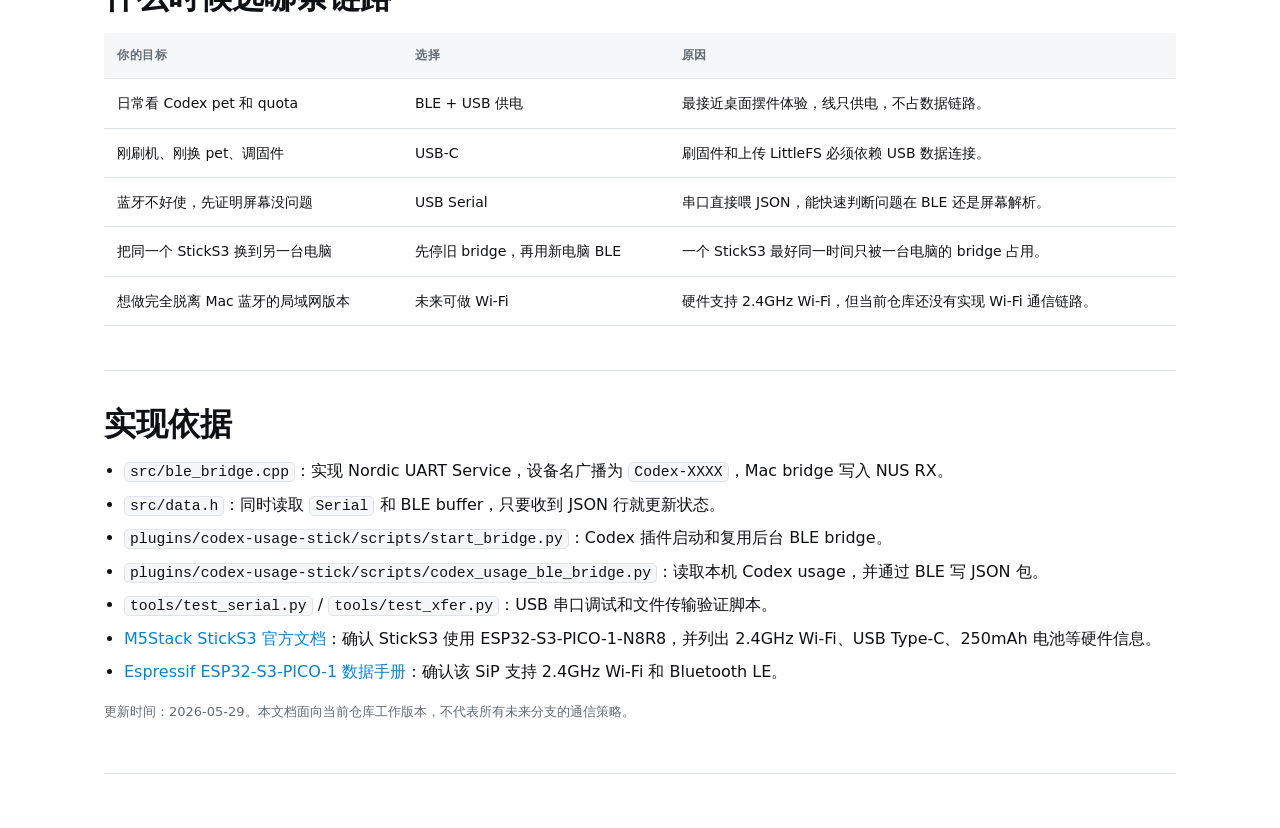
<file: docs/sticks3-communication-guide.html>
<!doctype html>
<html lang="zh-CN">
<head>
  <meta charset="utf-8">
  <meta name="viewport" content="width=device-width, initial-scale=1">
  <title>StickS3 通信指导 - Agent Desktop Pets</title>
  <style>
    :root {
      color-scheme: light;
      --bg: #ffffff;
      --ink: #101114;
      --muted: #626b76;
      --line: #dfe4ea;
      --soft: #f5f7f9;
      --black: #050607;
      --green: #15b84a;
      --blue: #0584d4;
      --orange: #d97706;
      --red: #d92d20;
    }

    * { box-sizing: border-box; }

    body {
      margin: 0;
      background: var(--bg);
      color: var(--ink);
      font-family: Inter, ui-sans-serif, system-ui, -apple-system, BlinkMacSystemFont, "Segoe UI", sans-serif;
      line-height: 1.6;
    }

    .page {
      max-width: 1120px;
      margin: 0 auto;
      padding: 48px 24px 72px;
    }

    .hero {
      display: grid;
      grid-template-columns: minmax(0, 1fr) 320px;
      gap: 36px;
      align-items: end;
      padding-bottom: 34px;
      border-bottom: 1px solid var(--line);
    }

    .eyebrow {
      margin: 0 0 12px;
      color: var(--muted);
      font-size: 13px;
      font-weight: 700;
      letter-spacing: .08em;
      text-transform: uppercase;
    }

    h1 {
      max-width: 720px;
      margin: 0;
      font-size: 64px;
      line-height: .95;
      letter-spacing: 0;
    }

    .hero p {
      max-width: 760px;
      margin: 20px 0 0;
      color: var(--muted);
      font-size: 18px;
    }

    .answer {
      background: var(--black);
      color: #fff;
      border-radius: 8px;
      padding: 22px;
      box-shadow: 0 18px 50px rgba(0, 0, 0, .14);
    }

    .answer strong {
      display: block;
      font-size: 20px;
      line-height: 1.25;
      margin-bottom: 10px;
    }

    .answer span {
      color: #c8d0d9;
      font-size: 14px;
    }

    .grid {
      display: grid;
      grid-template-columns: repeat(3, minmax(0, 1fr));
      gap: 14px;
      margin: 28px 0;
    }

    .tile {
      border: 1px solid var(--line);
      border-radius: 8px;
      padding: 18px;
      background: #fff;
    }

    .tile b {
      display: block;
      font-size: 16px;
      margin-bottom: 8px;
    }

    .tile p {
      margin: 0;
      color: var(--muted);
      font-size: 14px;
    }

    .tag {
      display: inline-flex;
      align-items: center;
      min-height: 24px;
      padding: 0 8px;
      border-radius: 999px;
      background: var(--soft);
      color: var(--muted);
      font-size: 12px;
      font-weight: 700;
      margin-bottom: 12px;
    }

    .tag.ok { background: #eaf8ef; color: var(--green); }
    .tag.warn { background: #fff7ed; color: var(--orange); }
    .tag.no { background: #fef3f2; color: var(--red); }

    section {
      padding: 36px 0;
      border-bottom: 1px solid var(--line);
    }

    h2 {
      margin: 0 0 16px;
      font-size: 32px;
      line-height: 1.1;
      letter-spacing: 0;
    }

    h3 {
      margin: 28px 0 10px;
      font-size: 18px;
      line-height: 1.25;
    }

    p { margin: 0 0 14px; }

    ul, ol {
      padding-left: 1.25rem;
      margin: 0 0 18px;
    }

    li { margin: 7px 0; }

    code {
      font-family: "SF Mono", "Cascadia Mono", "Roboto Mono", ui-monospace, monospace;
      font-size: .92em;
      background: var(--soft);
      border: 1px solid var(--line);
      border-radius: 5px;
      padding: 1px 5px;
    }

    pre {
      overflow-x: auto;
      margin: 12px 0 20px;
      padding: 16px;
      border-radius: 8px;
      background: #090a0b;
      color: #f6f8fa;
      font: 13px/1.55 "SF Mono", "Cascadia Mono", "Roboto Mono", ui-monospace, monospace;
    }

    pre code {
      padding: 0;
      border: 0;
      background: transparent;
      color: inherit;
    }

    .flow {
      display: grid;
      grid-template-columns: repeat(5, minmax(0, 1fr));
      gap: 10px;
      margin-top: 18px;
    }

    .step {
      border: 1px solid var(--line);
      border-radius: 8px;
      padding: 14px;
      background: var(--soft);
      min-height: 112px;
    }

    .step b {
      display: block;
      margin-bottom: 8px;
    }

    .step span {
      color: var(--muted);
      font-size: 13px;
    }

    table {
      width: 100%;
      border-collapse: collapse;
      margin: 18px 0 8px;
      font-size: 14px;
    }

    th, td {
      text-align: left;
      vertical-align: top;
      padding: 13px;
      border-bottom: 1px solid var(--line);
    }

    th {
      color: var(--muted);
      font-size: 12px;
      text-transform: uppercase;
      letter-spacing: .06em;
      background: var(--soft);
    }

    .callout {
      border-left: 4px solid var(--blue);
      background: #f2f8fd;
      padding: 16px 18px;
      margin: 18px 0;
      border-radius: 0 8px 8px 0;
    }

    .callout.warn {
      border-left-color: var(--orange);
      background: #fff8ed;
    }

    .two {
      display: grid;
      grid-template-columns: 1fr 1fr;
      gap: 18px;
      align-items: start;
    }

    .small {
      color: var(--muted);
      font-size: 13px;
    }

    a {
      color: var(--blue);
      text-decoration: none;
    }

    a:hover { text-decoration: underline; }

    @media (max-width: 820px) {
      .hero,
      .two,
      .grid,
      .flow {
        grid-template-columns: 1fr;
      }

      .page { padding: 32px 16px 56px; }

      h1 { font-size: 42px; }
      h2 { font-size: 26px; }
    }
  </style>
</head>
<body>
  <main class="page">
    <header class="hero">
      <div>
        <p class="eyebrow">Agent Desktop Pets / StickS3 communication</p>
        <h1>通信不是只能靠线，正式运行推荐 BLE。</h1>
        <p>USB-C 负责刷机、上传 LittleFS、供电和串口调试；Mac 到 StickS3 的 Codex 状态同步，在当前项目里主要通过 BLE Nordic UART Service 完成。</p>
      </div>
      <aside class="answer">
        <strong>结论</strong>
        <span>插线不是运行时数据通信的硬要求。刷完固件后，只要 StickS3 有电并且 Mac 蓝牙可用，就可以通过 BLE 收到 Codex quota 和 pet state。USB-C 仍然建议接着，因为 StickS3 电池小，长时间桌面显示更稳。</span>
      </aside>
    </header>

    <section>
      <h2>当前链路怎么分工</h2>
      <p>M5Stack 官方页面把 StickS3 定义为 ESP32-S3-PICO-1-N8R8 设备，并列出 2.4GHz Wi-Fi 能力；Espressif 的芯片资料还说明这颗 SiP 支持 Bluetooth LE。也就是说，硬件层面并不只有线。当前仓库已经落地的是 BLE 和 USB Serial，Wi-Fi 目前只是硬件能力，还没有接成 Codex 数据通道。</p>
      <div class="grid">
        <article class="tile">
          <span class="tag ok">推荐运行链路</span>
          <b>BLE 数据同步</b>
          <p>Codex 插件启动本地 bridge，扫描名为 <code>Codex-XXXX</code> 的 StickS3，并向 BLE NUS RX characteristic 写入小 JSON 包。</p>
        </article>
        <article class="tile">
          <span class="tag warn">必须用于刷机</span>
          <b>USB-C 线</b>
          <p>用于 PlatformIO 上传固件和 LittleFS，也可以作为供电线。运行时不一定需要用线传数据。</p>
        </article>
        <article class="tile">
          <span class="tag">调试备用</span>
          <b>USB Serial</b>
          <p>固件会读 <code>Serial</code> 上的 JSON 行，所以可以写测试脚本验证屏幕更新。但当前自动 Codex bridge 默认不是串口版。</p>
        </article>
      </div>

      <div class="callout">
        <b>硬件能力 vs 当前实现</b>
        <p>可以理解成三层：USB-C 是刷机和稳定供电；BLE 是当前项目已经跑通的 Mac 到 StickS3 状态同步；Wi-Fi 设备支持，但本仓库暂时没有写 Wi-Fi server/client，也没有 Codex Wi-Fi bridge。</p>
      </div>

      <table>
        <thead>
          <tr>
            <th>场景</th>
            <th>是否需要 USB-C</th>
            <th>是否需要 BLE</th>
            <th>说明</th>
          </tr>
        </thead>
        <tbody>
          <tr>
            <td>刷固件</td>
            <td>需要，且要数据线</td>
            <td>不需要</td>
            <td><code>pio run -e m5stack-sticks3 -t upload</code></td>
          </tr>
          <tr>
            <td>上传 pet GIF / LittleFS</td>
            <td>推荐 USB-C</td>
            <td>不需要</td>
            <td><code>pio run -e m5stack-sticks3 -t uploadfs</code> 或 <code>tools/flash_character.py</code></td>
          </tr>
          <tr>
            <td>显示 Codex quota / state</td>
            <td>只需要供电</td>
            <td>需要</td>
            <td>当前稳定方案：Mac bridge 每隔几秒通过 BLE 发包。</td>
          </tr>
          <tr>
            <td>快速验证屏幕能否收包</td>
            <td>可用 USB Serial</td>
            <td>可不用</td>
            <td>固件同时监听 <code>Serial</code> 和 BLE；串口适合排错。</td>
          </tr>
          <tr>
            <td>完全无线桌面显示</td>
            <td>不需要数据线，但需要电池供电</td>
            <td>需要</td>
            <td>可以无线跑，但 StickS3 电池只有约 250mAh，建议长时间使用时接 USB 电源。</td>
          </tr>
        </tbody>
      </table>
    </section>

    <section>
      <h2>推荐运行方式：USB 供电 + BLE 数据</h2>
      <div class="flow">
        <div class="step"><b>1. 插 USB-C</b><span>主要为了供电，也便于后续刷机和看串口日志。</span></div>
        <div class="step"><b>2. 固件启动</b><span>StickS3 开机后会显示 Codex usage monitor，并广播 <code>Codex-XXXX</code>。</span></div>
        <div class="step"><b>3. Mac 开蓝牙</b><span>macOS Bluetooth 必须打开，Python bridge 需要 <code>bleak</code>。</span></div>
        <div class="step"><b>4. Codex hook</b><span>发送任意 Codex prompt，插件 hook 会启动后台 bridge。</span></div>
        <div class="step"><b>5. 屏幕更新</b><span>StickS3 收到 JSON 后更新 pet state、5h/7d quota 和 token 数。</span></div>
      </div>

      <h3>手动启动 bridge</h3>
      <p>如果不想等 Codex hook，或者正在排错，可以在仓库根目录手动启动：</p>
      <pre><code>python3 plugins/codex-usage-stick/scripts/start_bridge.py --status
python3 plugins/codex-usage-stick/scripts/start_bridge.py --foreground</code></pre>

      <p>成功时，日志里会出现类似：</p>
      <pre><code>sent {"state":"busy","tokens":...,"primary":...,"secondary":...}</code></pre>

      <p>查看日志：</p>
      <pre><code>tail -n 20 ~/.codex/codex-usage-bridge/hook.log
tail -n 40 ~/.codex/codex-usage-bridge/bridge.log</code></pre>
    </section>

    <section>
      <h2>USB Serial 是什么角色</h2>
      <p>固件并没有把 USB 串口废掉。代码里 <code>Serial.begin(115200)</code>，并且 <code>dataPoll()</code> 同时读取 <code>Serial</code> 和 BLE ring buffer。也就是说，StickS3 可以从 USB 串口收 JSON 行。</p>

      <div class="two">
        <div>
          <h3>适合做什么</h3>
          <ul>
            <li>验证设备是否被 Mac 识别。</li>
            <li>验证屏幕是否能响应 JSON 状态包。</li>
            <li>调试 character 文件传输和 ACK。</li>
            <li>未来实现一个串口版 Codex bridge。</li>
          </ul>
        </div>
        <div>
          <h3>现在不适合做什么</h3>
          <ul>
            <li>当前 Codex 插件自动启动的不是串口 bridge。</li>
            <li>不能只靠插线就自动显示 quota，除非你运行串口发送脚本或后续补一个 serial bridge。</li>
            <li>串口设备名在 macOS 上可能是 <code>/dev/cu.usbmodem*</code>，旧测试脚本只扫 <code>/dev/cu.usbserial-*</code> 时可能需要改一下。</li>
          </ul>
        </div>
      </div>

      <h3>串口快速验证</h3>
      <p>先确认端口：</p>
      <pre><code>ls /dev/cu.usbmodem* /dev/cu.usbserial* 2&gt;/dev/null</code></pre>

      <p>如果要手动发一个 Codex 状态包，可以用串口工具或临时脚本写入一行 JSON：</p>
      <pre><code>{"state":"busy","tokens":159297887,"primary":62,"secondary":44,"now":1778671200}</code></pre>
    </section>

    <section>
      <h2>BLE 连接排错</h2>
      <ol>
        <li>确认 StickS3 已经刷入本项目固件，开机后会广播 <code>Codex-XXXX</code>。</li>
        <li>确认 Mac 蓝牙已开启，且安装了 <code>bleak</code>：<code>python3 -m pip install bleak</code>。</li>
        <li>运行 <code>start_bridge.py --foreground</code>，看能否扫描并连接。</li>
        <li>如果 macOS 缓存了旧 BLE 名称，在 <code>~/.codex/codex-usage-bridge/config.json</code> 里设置 <code>address</code>，或删除旧配对记录。</li>
        <li>如果日志显示连接被旧电脑占用，先在旧电脑上停止 bridge：<code>python3 plugins/codex-usage-stick/scripts/start_bridge.py --stop</code>。</li>
      </ol>

      <div class="callout warn">
        <b>当前安全取舍</b>
        <p>当前工作版本为了稳定显示 quota，BLE NUS 写入是开放的，没有启用 passkey 加密。它只发送本机 usage 百分比、token 数和状态字符串，不发送代码或外部网络数据。后续如果要把硬件审批也做到生产级，建议单独恢复加密配对或改为 USB Serial 专用审批链路。</p>
      </div>
    </section>

    <section>
      <h2>什么时候选哪条链路</h2>
      <table>
        <thead>
          <tr>
            <th>你的目标</th>
            <th>选择</th>
            <th>原因</th>
          </tr>
        </thead>
        <tbody>
          <tr>
            <td>日常看 Codex pet 和 quota</td>
            <td>BLE + USB 供电</td>
            <td>最接近桌面摆件体验，线只供电，不占数据链路。</td>
          </tr>
          <tr>
            <td>刚刷机、刚换 pet、调固件</td>
            <td>USB-C</td>
            <td>刷固件和上传 LittleFS 必须依赖 USB 数据连接。</td>
          </tr>
          <tr>
            <td>蓝牙不好使，先证明屏幕没问题</td>
            <td>USB Serial</td>
            <td>串口直接喂 JSON，能快速判断问题在 BLE 还是屏幕解析。</td>
          </tr>
          <tr>
            <td>把同一个 StickS3 换到另一台电脑</td>
            <td>先停旧 bridge，再用新电脑 BLE</td>
            <td>一个 StickS3 最好同一时间只被一台电脑的 bridge 占用。</td>
          </tr>
          <tr>
            <td>想做完全脱离 Mac 蓝牙的局域网版本</td>
            <td>未来可做 Wi-Fi</td>
            <td>硬件支持 2.4GHz Wi-Fi，但当前仓库还没有实现 Wi-Fi 通信链路。</td>
          </tr>
        </tbody>
      </table>
    </section>

    <section>
      <h2>实现依据</h2>
      <ul>
        <li><code>src/ble_bridge.cpp</code>：实现 Nordic UART Service，设备名广播为 <code>Codex-XXXX</code>，Mac bridge 写入 NUS RX。</li>
        <li><code>src/data.h</code>：同时读取 <code>Serial</code> 和 BLE buffer，只要收到 JSON 行就更新状态。</li>
        <li><code>plugins/codex-usage-stick/scripts/start_bridge.py</code>：Codex 插件启动和复用后台 BLE bridge。</li>
        <li><code>plugins/codex-usage-stick/scripts/codex_usage_ble_bridge.py</code>：读取本机 Codex usage，并通过 BLE 写 JSON 包。</li>
        <li><code>tools/test_serial.py</code> / <code>tools/test_xfer.py</code>：USB 串口调试和文件传输验证脚本。</li>
        <li><a href="https://docs.m5stack.com/en/core/StickS3">M5Stack StickS3 官方文档</a>：确认 StickS3 使用 ESP32-S3-PICO-1-N8R8，并列出 2.4GHz Wi-Fi、USB Type-C、250mAh 电池等硬件信息。</li>
        <li><a href="https://documentation.espressif.com/esp32-s3-pico-1_datasheet_en.html">Espressif ESP32-S3-PICO-1 数据手册</a>：确认该 SiP 支持 2.4GHz Wi-Fi 和 Bluetooth LE。</li>
      </ul>
      <p class="small">更新时间：2026-05-29。本文档面向当前仓库工作版本，不代表所有未来分支的通信策略。</p>
    </section>
  </main>
</body>
</html>
</file>
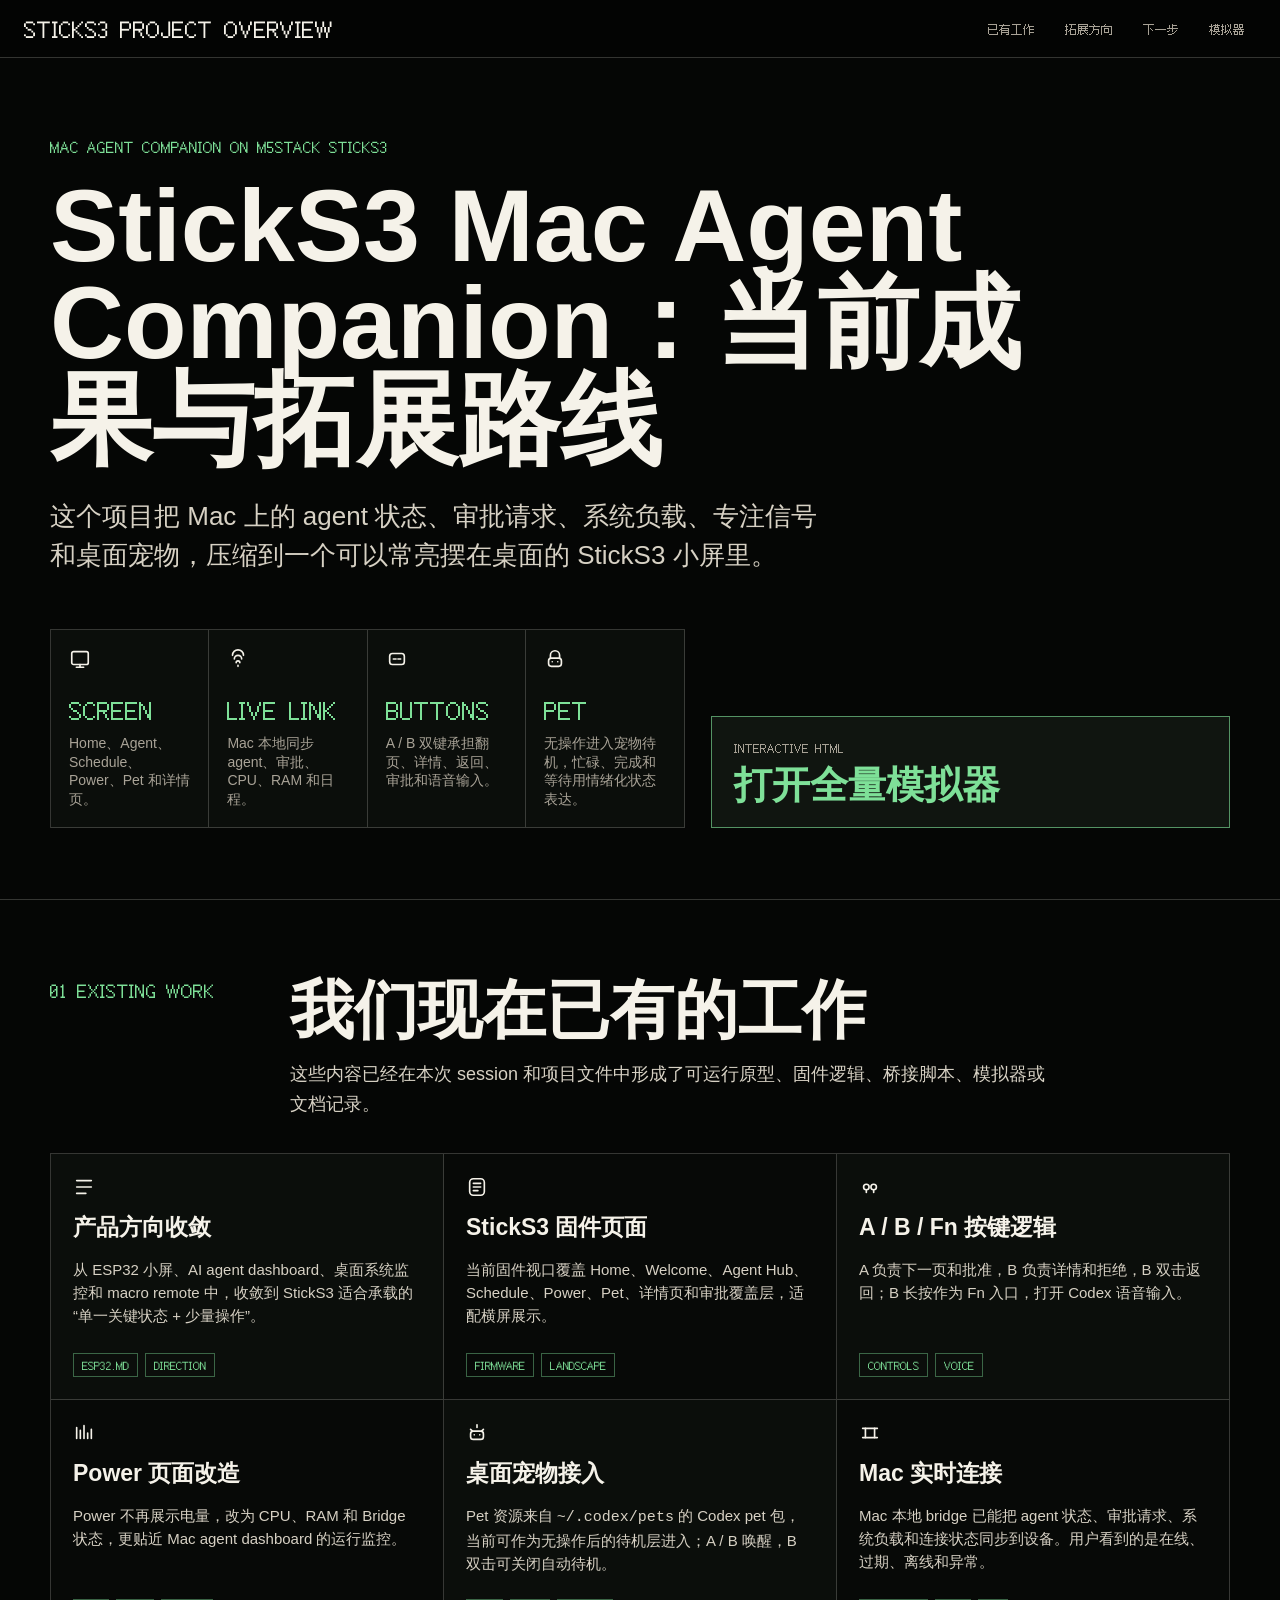
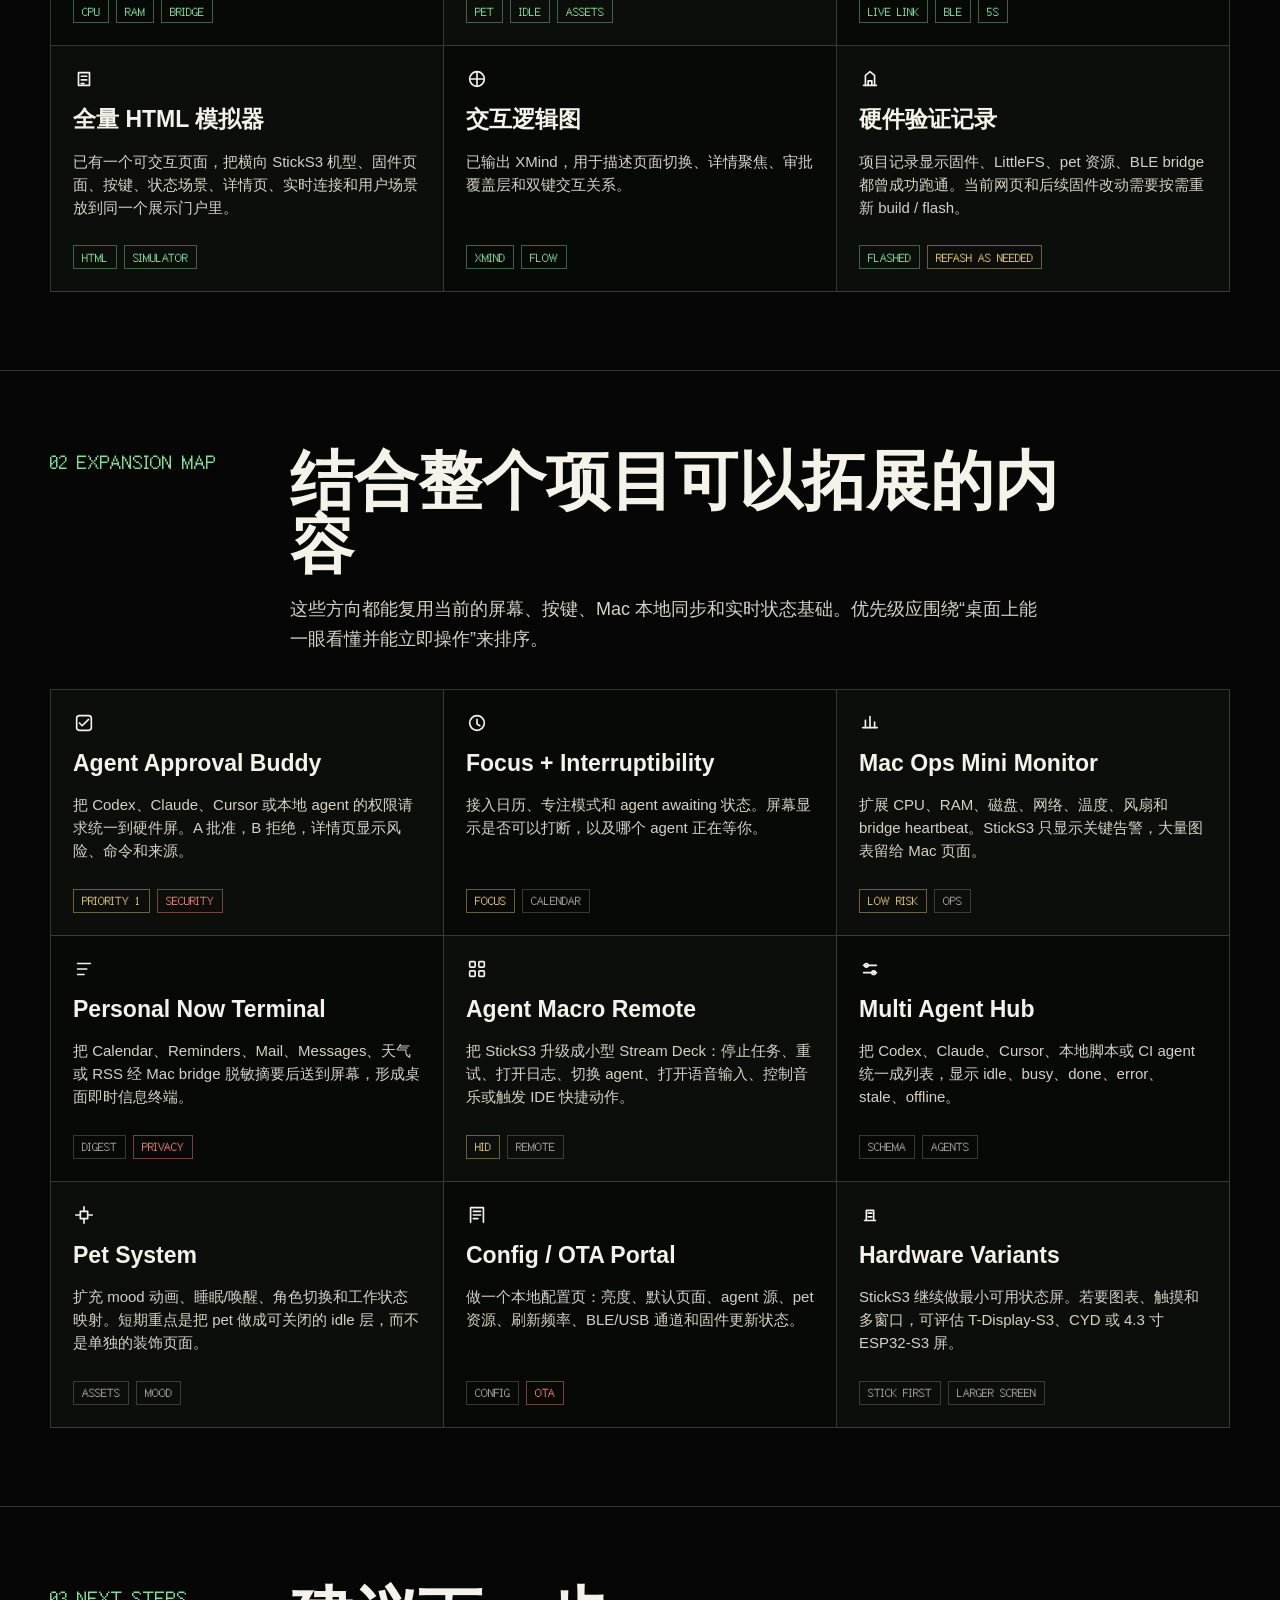
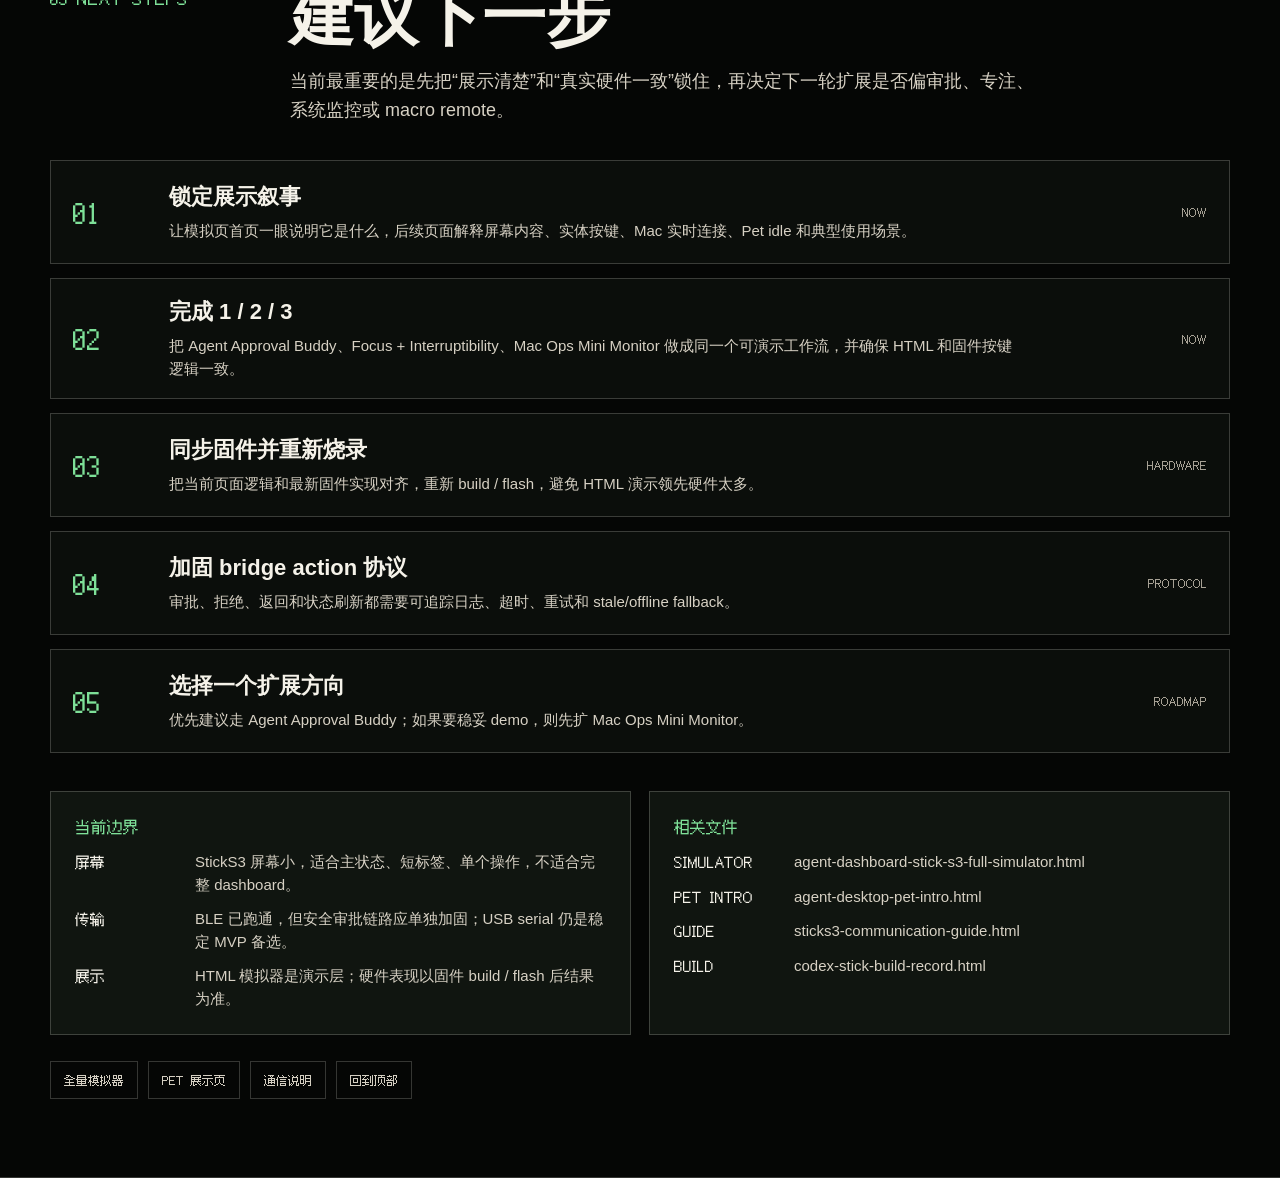
<file: docs/sticks3-project-status-and-roadmap.html>
<!doctype html>
<html lang="zh-CN">
<head>
  <meta charset="utf-8">
  <meta name="viewport" content="width=device-width, initial-scale=1">
  <title>StickS3 Mac Agent Dashboard 项目总览</title>
  <style>
    @font-face {
      font-family: "Fusion Pixel";
      src: url("./assets/fonts/fusion-pixel-12px-proportional-latin.otf.woff2") format("woff2");
      font-display: swap;
    }

    :root {
      --bg: #050605;
      --ink: #f5f2e9;
      --muted: #a9a397;
      --soft: #d7d1c4;
      --line: rgba(245, 242, 233, .2);
      --line-strong: rgba(126, 224, 152, .62);
      --panel: #0b0e0b;
      --panel-2: #101510;
      --green: #7ee098;
      --amber: #e7c66a;
      --coral: #ec806e;
      --mono: "Fusion Pixel", "SFMono-Regular", Consolas, monospace;
      --sans: "Avenir Next", "Helvetica Neue", "PingFang SC", "Noto Sans CJK SC", sans-serif;
    }

    * {
      box-sizing: border-box;
    }

    html {
      scroll-behavior: smooth;
      background: var(--bg);
    }

    body {
      margin: 0;
      color: var(--ink);
      background: var(--bg);
      font-family: var(--sans);
      letter-spacing: 0;
      -webkit-font-smoothing: antialiased;
    }

    a {
      color: inherit;
      text-decoration: none;
    }

    .topbar {
      position: sticky;
      top: 0;
      z-index: 10;
      min-height: 58px;
      display: flex;
      align-items: center;
      justify-content: space-between;
      gap: 18px;
      padding: 0 24px;
      border-bottom: 1px solid var(--line);
      background: #030403;
    }

    .brand {
      font-family: var(--mono);
      font-size: clamp(15px, 1.8vw, 22px);
      text-transform: uppercase;
      white-space: nowrap;
    }

    .nav {
      display: flex;
      gap: 8px;
      overflow-x: auto;
      color: var(--muted);
      font-family: var(--mono);
      font-size: 12px;
      white-space: nowrap;
      scrollbar-width: none;
    }

    .nav::-webkit-scrollbar {
      display: none;
    }

    .nav a {
      display: inline-flex;
      align-items: center;
      min-height: 32px;
      padding: 0 10px;
      border: 1px solid transparent;
    }

    .nav a:hover,
    .nav a:focus-visible {
      color: var(--green);
      border-color: var(--line);
      outline: none;
    }

    .hero {
      min-height: calc(100vh - 58px);
      display: grid;
      align-items: center;
      padding: 64px 24px 56px;
      border-bottom: 1px solid var(--line);
    }

    .hero-inner,
    .section-inner {
      width: min(1180px, 100%);
      margin: 0 auto;
    }

    .kicker {
      margin-bottom: 20px;
      color: var(--green);
      font-family: var(--mono);
      font-size: 15px;
      text-transform: uppercase;
    }

    h1,
    h2,
    h3,
    p {
      margin: 0;
    }

    h1 {
      max-width: 980px;
      font-size: clamp(42px, 8vw, 108px);
      line-height: .95;
      font-weight: 800;
      letter-spacing: 0;
    }

    .lead {
      max-width: 780px;
      margin-top: 28px;
      color: var(--soft);
      font-size: clamp(18px, 2.2vw, 26px);
      line-height: 1.5;
    }

    .hero-grid {
      display: grid;
      grid-template-columns: 1.1fr .9fr;
      gap: 26px;
      align-items: end;
      margin-top: 54px;
    }

    .signal-board {
      display: grid;
      grid-template-columns: repeat(4, minmax(0, 1fr));
      border-top: 1px solid var(--line);
      border-left: 1px solid var(--line);
    }

    .signal {
      min-height: 112px;
      padding: 18px;
      border-right: 1px solid var(--line);
      border-bottom: 1px solid var(--line);
      background: var(--panel);
    }

    .signal svg,
    .work-card svg,
    .roadmap-card svg {
      width: 22px;
      height: 22px;
      fill: none;
      stroke: currentColor;
      stroke-width: 1.8;
      stroke-linecap: round;
      stroke-linejoin: round;
    }

    .signal b {
      display: block;
      margin-top: 20px;
      color: var(--green);
      font-family: var(--mono);
      font-size: 24px;
      font-weight: 400;
      text-transform: uppercase;
    }

    .signal span {
      display: block;
      margin-top: 8px;
      color: var(--muted);
      font-size: 14px;
      line-height: 1.35;
    }

    .demo-link {
      min-height: 112px;
      display: grid;
      align-content: center;
      padding: 22px;
      border: 1px solid var(--line-strong);
      background: var(--panel-2);
    }

    .demo-link span {
      color: var(--muted);
      font-family: var(--mono);
      font-size: 12px;
      text-transform: uppercase;
    }

    .demo-link b {
      display: block;
      margin-top: 10px;
      color: var(--green);
      font-size: clamp(24px, 3vw, 42px);
      line-height: 1;
    }

    section {
      padding: 78px 24px;
      border-bottom: 1px solid var(--line);
    }

    .section-head {
      display: grid;
      grid-template-columns: 210px 1fr;
      gap: 30px;
      align-items: start;
      margin-bottom: 34px;
    }

    .section-index {
      color: var(--green);
      font-family: var(--mono);
      font-size: 18px;
      text-transform: uppercase;
    }

    h2 {
      max-width: 780px;
      font-size: clamp(32px, 5vw, 64px);
      line-height: 1;
      font-weight: 780;
    }

    .section-summary {
      max-width: 760px;
      margin-top: 18px;
      color: var(--soft);
      font-size: 18px;
      line-height: 1.65;
    }

    .work-grid,
    .roadmap-grid {
      display: grid;
      grid-template-columns: repeat(3, minmax(0, 1fr));
      border-top: 1px solid var(--line);
      border-left: 1px solid var(--line);
    }

    .work-card,
    .roadmap-card {
      min-height: 246px;
      display: grid;
      grid-template-rows: auto auto 1fr auto;
      gap: 16px;
      padding: 22px;
      border-right: 1px solid var(--line);
      border-bottom: 1px solid var(--line);
      background: var(--panel);
    }

    .work-card:nth-child(even),
    .roadmap-card:nth-child(even) {
      background: #070907;
    }

    .work-card h3,
    .roadmap-card h3 {
      font-size: 23px;
      line-height: 1.18;
    }

    .work-card p,
    .roadmap-card p {
      color: var(--soft);
      font-size: 15px;
      line-height: 1.55;
    }

    .tag-row {
      display: flex;
      flex-wrap: wrap;
      gap: 7px;
      align-self: end;
    }

    .tag {
      display: inline-flex;
      align-items: center;
      min-height: 24px;
      padding: 0 8px;
      border: 1px solid var(--line);
      color: var(--muted);
      font-family: var(--mono);
      font-size: 11px;
      text-transform: uppercase;
    }

    .tag.done {
      color: var(--green);
      border-color: rgba(126, 224, 152, .42);
    }

    .tag.next {
      color: var(--amber);
      border-color: rgba(231, 198, 106, .45);
    }

    .tag.risk {
      color: var(--coral);
      border-color: rgba(236, 128, 110, .48);
    }

    .matrix {
      display: grid;
      grid-template-columns: 1fr 1fr;
      gap: 18px;
    }

    .callout {
      padding: 24px;
      border: 1px solid var(--line);
      background: var(--panel-2);
    }

    .callout h3 {
      margin-bottom: 14px;
      color: var(--green);
      font-family: var(--mono);
      font-size: 16px;
      font-weight: 400;
      text-transform: uppercase;
    }

    .callout ul {
      margin: 0;
      padding: 0;
      list-style: none;
      display: grid;
      gap: 12px;
    }

    .callout li {
      display: grid;
      grid-template-columns: 106px 1fr;
      gap: 14px;
      color: var(--soft);
      font-size: 15px;
      line-height: 1.5;
    }

    .callout li b {
      color: var(--ink);
      font-family: var(--mono);
      font-weight: 400;
      text-transform: uppercase;
    }

    .milestones {
      display: grid;
      gap: 14px;
      counter-reset: step;
    }

    .milestone {
      counter-increment: step;
      display: grid;
      grid-template-columns: 76px 1fr 170px;
      gap: 20px;
      align-items: center;
      min-height: 104px;
      padding: 18px 22px;
      border: 1px solid var(--line);
      background: var(--panel);
    }

    .milestone::before {
      content: counter(step, decimal-leading-zero);
      color: var(--green);
      font-family: var(--mono);
      font-size: 28px;
    }

    .milestone h3 {
      margin-bottom: 8px;
      font-size: 22px;
    }

    .milestone p {
      color: var(--soft);
      font-size: 15px;
      line-height: 1.5;
    }

    .milestone time {
      justify-self: end;
      color: var(--muted);
      font-family: var(--mono);
      font-size: 12px;
      text-transform: uppercase;
    }

    .footer-links {
      display: flex;
      flex-wrap: wrap;
      gap: 10px;
      margin-top: 26px;
    }

    .footer-links a {
      min-height: 38px;
      display: inline-flex;
      align-items: center;
      padding: 0 13px;
      border: 1px solid var(--line);
      color: var(--soft);
      font-family: var(--mono);
      font-size: 12px;
      text-transform: uppercase;
    }

    .footer-links a:hover,
    .footer-links a:focus-visible {
      color: var(--green);
      border-color: var(--line-strong);
      outline: none;
    }

    @media (max-width: 960px) {
      .hero-grid,
      .section-head,
      .matrix {
        grid-template-columns: 1fr;
      }

      .work-grid,
      .roadmap-grid {
        grid-template-columns: repeat(2, minmax(0, 1fr));
      }

      .signal-board {
        grid-template-columns: repeat(2, minmax(0, 1fr));
      }
    }

    @media (max-width: 640px) {
      .topbar {
        align-items: flex-start;
        flex-direction: column;
        padding: 14px 16px;
      }

      .hero,
      section {
        padding-left: 16px;
        padding-right: 16px;
      }

      .work-grid,
      .roadmap-grid,
      .signal-board {
        grid-template-columns: 1fr;
      }

      .milestone {
        grid-template-columns: 1fr;
      }

      .milestone time {
        justify-self: start;
      }

      .callout li {
        grid-template-columns: 1fr;
        gap: 4px;
      }
    }
  </style>
</head>
<body>
  <header class="topbar">
    <a class="brand" href="#top">StickS3 Project Overview</a>
    <nav class="nav" aria-label="项目导航">
      <a href="#done">已有工作</a>
      <a href="#expand">拓展方向</a>
      <a href="#next">下一步</a>
      <a href="agent-dashboard-stick-s3-full-simulator.html">模拟器</a>
    </nav>
  </header>

  <main id="top">
    <section class="hero" aria-labelledby="title">
      <div class="hero-inner">
        <div class="kicker">Mac agent companion on M5Stack StickS3</div>
        <h1 id="title">StickS3 Mac Agent Companion：当前成果与拓展路线</h1>
        <p class="lead">这个项目把 Mac 上的 agent 状态、审批请求、系统负载、专注信号和桌面宠物，压缩到一个可以常亮摆在桌面的 StickS3 小屏里。</p>
        <div class="hero-grid">
          <div class="signal-board" aria-label="核心能力">
            <div class="signal">
              <svg viewBox="0 0 24 24" aria-hidden="true"><rect x="3" y="4" width="18" height="14" rx="2"></rect><path d="M8 21h8M12 18v3"></path></svg>
              <b>Screen</b>
              <span>Home、Agent、Schedule、Power、Pet 和详情页。</span>
            </div>
            <div class="signal">
              <svg viewBox="0 0 24 24" aria-hidden="true"><path d="M6 8a6 6 0 0 1 12 0M8 12a4 4 0 0 1 8 0M10 16a2 2 0 0 1 4 0"></path><path d="M12 19v1"></path></svg>
              <b>Live Link</b>
              <span>Mac 本地同步 agent、审批、CPU、RAM 和日程。</span>
            </div>
            <div class="signal">
              <svg viewBox="0 0 24 24" aria-hidden="true"><rect x="4" y="6" width="16" height="12" rx="3"></rect><path d="M8 12h3M13 12h3"></path></svg>
              <b>Buttons</b>
              <span>A / B 双键承担翻页、详情、返回、审批和语音输入。</span>
            </div>
            <div class="signal">
              <svg viewBox="0 0 24 24" aria-hidden="true"><path d="M7 11V8a5 5 0 0 1 10 0v3"></path><rect x="5" y="11" width="14" height="9" rx="3"></rect><path d="M9 15h.01M15 15h.01"></path></svg>
              <b>Pet</b>
              <span>无操作进入宠物待机，忙碌、完成和等待用情绪化状态表达。</span>
            </div>
          </div>
          <a class="demo-link" href="agent-dashboard-stick-s3-full-simulator.html">
            <span>Interactive HTML</span>
            <b>打开全量模拟器</b>
          </a>
        </div>
      </div>
    </section>

    <section id="done" aria-labelledby="done-title">
      <div class="section-inner">
        <div class="section-head">
          <div class="section-index">01 Existing Work</div>
          <div>
            <h2 id="done-title">我们现在已有的工作</h2>
            <p class="section-summary">这些内容已经在本次 session 和项目文件中形成了可运行原型、固件逻辑、桥接脚本、模拟器或文档记录。</p>
          </div>
        </div>

        <div class="work-grid">
          <article class="work-card">
            <svg viewBox="0 0 24 24" aria-hidden="true"><path d="M4 5h16M4 12h16M4 19h10"></path></svg>
            <h3>产品方向收敛</h3>
            <p>从 ESP32 小屏、AI agent dashboard、桌面系统监控和 macro remote 中，收敛到 StickS3 适合承载的“单一关键状态 + 少量操作”。</p>
            <div class="tag-row"><span class="tag done">esp32.md</span><span class="tag done">direction</span></div>
          </article>

          <article class="work-card">
            <svg viewBox="0 0 24 24" aria-hidden="true"><rect x="4" y="3" width="16" height="18" rx="4"></rect><path d="M8 8h8M8 12h8M8 16h5"></path></svg>
            <h3>StickS3 固件页面</h3>
            <p>当前固件视口覆盖 Home、Welcome、Agent Hub、Schedule、Power、Pet、详情页和审批覆盖层，适配横屏展示。</p>
            <div class="tag-row"><span class="tag done">firmware</span><span class="tag done">landscape</span></div>
          </article>

          <article class="work-card">
            <svg viewBox="0 0 24 24" aria-hidden="true"><circle cx="8" cy="12" r="3"></circle><circle cx="16" cy="12" r="3"></circle><path d="M8 15v3M16 15v3"></path></svg>
            <h3>A / B / Fn 按键逻辑</h3>
            <p>A 负责下一页和批准，B 负责详情和拒绝，B 双击返回；B 长按作为 Fn 入口，打开 Codex 语音输入。</p>
            <div class="tag-row"><span class="tag done">controls</span><span class="tag done">voice</span></div>
          </article>

          <article class="work-card">
            <svg viewBox="0 0 24 24" aria-hidden="true"><path d="M4 18V6M8 18V9M12 18V4M16 18v-6M20 18V8"></path></svg>
            <h3>Power 页面改造</h3>
            <p>Power 不再展示电量，改为 CPU、RAM 和 Bridge 状态，更贴近 Mac agent dashboard 的运行监控。</p>
            <div class="tag-row"><span class="tag done">cpu</span><span class="tag done">ram</span><span class="tag done">bridge</span></div>
          </article>

          <article class="work-card">
            <svg viewBox="0 0 24 24" aria-hidden="true"><path d="M12 3v3M5 8l2 2M19 8l-2 2"></path><rect x="5" y="10" width="14" height="9" rx="3"></rect><path d="M9 14h.01M15 14h.01"></path></svg>
            <h3>桌面宠物接入</h3>
            <p>Pet 资源来自 <code>~/.codex/pets</code> 的 Codex pet 包，当前可作为无操作后的待机层进入；A / B 唤醒，B 双击可关闭自动待机。</p>
            <div class="tag-row"><span class="tag done">pet</span><span class="tag done">idle</span><span class="tag done">assets</span></div>
          </article>

          <article class="work-card">
            <svg viewBox="0 0 24 24" aria-hidden="true"><path d="M4 7h16M4 17h16"></path><path d="M7 7v10M17 7v10"></path></svg>
            <h3>Mac 实时连接</h3>
            <p>Mac 本地 bridge 已能把 agent 状态、审批请求、系统负载和连接状态同步到设备。用户看到的是在线、过期、离线和异常。</p>
            <div class="tag-row"><span class="tag done">live link</span><span class="tag done">ble</span><span class="tag done">5s</span></div>
          </article>

          <article class="work-card">
            <svg viewBox="0 0 24 24" aria-hidden="true"><path d="M6 5h12v14H6z"></path><path d="M9 9h6M9 13h6M9 17h3"></path></svg>
            <h3>全量 HTML 模拟器</h3>
            <p>已有一个可交互页面，把横向 StickS3 机型、固件页面、按键、状态场景、详情页、实时连接和用户场景放到同一个展示门户里。</p>
            <div class="tag-row"><span class="tag done">html</span><span class="tag done">simulator</span></div>
          </article>

          <article class="work-card">
            <svg viewBox="0 0 24 24" aria-hidden="true"><path d="M5 12h14M12 5v14"></path><circle cx="12" cy="12" r="8"></circle></svg>
            <h3>交互逻辑图</h3>
            <p>已输出 XMind，用于描述页面切换、详情聚焦、审批覆盖层和双键交互关系。</p>
            <div class="tag-row"><span class="tag done">xmind</span><span class="tag done">flow</span></div>
          </article>

          <article class="work-card">
            <svg viewBox="0 0 24 24" aria-hidden="true"><path d="M5 19h14"></path><path d="M7 19V8l5-4 5 4v11"></path><path d="M10 19v-5h4v5"></path></svg>
            <h3>硬件验证记录</h3>
            <p>项目记录显示固件、LittleFS、pet 资源、BLE bridge 都曾成功跑通。当前网页和后续固件改动需要按需重新 build / flash。</p>
            <div class="tag-row"><span class="tag done">flashed</span><span class="tag next">refash as needed</span></div>
          </article>
        </div>
      </div>
    </section>

    <section id="expand" aria-labelledby="expand-title">
      <div class="section-inner">
        <div class="section-head">
          <div class="section-index">02 Expansion Map</div>
          <div>
            <h2 id="expand-title">结合整个项目可以拓展的内容</h2>
            <p class="section-summary">这些方向都能复用当前的屏幕、按键、Mac 本地同步和实时状态基础。优先级应围绕“桌面上能一眼看懂并能立即操作”来排序。</p>
          </div>
        </div>

        <div class="roadmap-grid">
          <article class="roadmap-card">
            <svg viewBox="0 0 24 24" aria-hidden="true"><path d="M7 12l3 3 7-7"></path><rect x="4" y="4" width="16" height="16" rx="3"></rect></svg>
            <h3>Agent Approval Buddy</h3>
            <p>把 Codex、Claude、Cursor 或本地 agent 的权限请求统一到硬件屏。A 批准，B 拒绝，详情页显示风险、命令和来源。</p>
            <div class="tag-row"><span class="tag next">priority 1</span><span class="tag risk">security</span></div>
          </article>

          <article class="roadmap-card">
            <svg viewBox="0 0 24 24" aria-hidden="true"><circle cx="12" cy="12" r="8"></circle><path d="M12 8v5l3 2"></path></svg>
            <h3>Focus + Interruptibility</h3>
            <p>接入日历、专注模式和 agent awaiting 状态。屏幕显示是否可以打断，以及哪个 agent 正在等你。</p>
            <div class="tag-row"><span class="tag next">focus</span><span class="tag">calendar</span></div>
          </article>

          <article class="roadmap-card">
            <svg viewBox="0 0 24 24" aria-hidden="true"><path d="M4 17h16"></path><path d="M7 17V9M12 17V5M17 17v-6"></path></svg>
            <h3>Mac Ops Mini Monitor</h3>
            <p>扩展 CPU、RAM、磁盘、网络、温度、风扇和 bridge heartbeat。StickS3 只显示关键告警，大量图表留给 Mac 页面。</p>
            <div class="tag-row"><span class="tag next">low risk</span><span class="tag">ops</span></div>
          </article>

          <article class="roadmap-card">
            <svg viewBox="0 0 24 24" aria-hidden="true"><path d="M5 6h14M5 12h10M5 18h7"></path></svg>
            <h3>Personal Now Terminal</h3>
            <p>把 Calendar、Reminders、Mail、Messages、天气或 RSS 经 Mac bridge 脱敏摘要后送到屏幕，形成桌面即时信息终端。</p>
            <div class="tag-row"><span class="tag">digest</span><span class="tag risk">privacy</span></div>
          </article>

          <article class="roadmap-card">
            <svg viewBox="0 0 24 24" aria-hidden="true"><rect x="4" y="4" width="6" height="6" rx="1"></rect><rect x="14" y="4" width="6" height="6" rx="1"></rect><rect x="4" y="14" width="6" height="6" rx="1"></rect><rect x="14" y="14" width="6" height="6" rx="1"></rect></svg>
            <h3>Agent Macro Remote</h3>
            <p>把 StickS3 升级成小型 Stream Deck：停止任务、重试、打开日志、切换 agent、打开语音输入、控制音乐或触发 IDE 快捷动作。</p>
            <div class="tag-row"><span class="tag next">hid</span><span class="tag">remote</span></div>
          </article>

          <article class="roadmap-card">
            <svg viewBox="0 0 24 24" aria-hidden="true"><path d="M5 8h14M5 16h14"></path><circle cx="8" cy="8" r="2"></circle><circle cx="16" cy="16" r="2"></circle></svg>
            <h3>Multi Agent Hub</h3>
            <p>把 Codex、Claude、Cursor、本地脚本或 CI agent 统一成列表，显示 idle、busy、done、error、stale、offline。</p>
            <div class="tag-row"><span class="tag">schema</span><span class="tag">agents</span></div>
          </article>

          <article class="roadmap-card">
            <svg viewBox="0 0 24 24" aria-hidden="true"><path d="M8 8h8v8H8z"></path><path d="M3 12h5M16 12h5M12 3v5M12 16v5"></path></svg>
            <h3>Pet System</h3>
            <p>扩充 mood 动画、睡眠/唤醒、角色切换和工作状态映射。短期重点是把 pet 做成可关闭的 idle 层，而不是单独的装饰页面。</p>
            <div class="tag-row"><span class="tag">assets</span><span class="tag">mood</span></div>
          </article>

          <article class="roadmap-card">
            <svg viewBox="0 0 24 24" aria-hidden="true"><path d="M5 20V4h14v16"></path><path d="M8 8h8M8 12h8M8 16h5"></path></svg>
            <h3>Config / OTA Portal</h3>
            <p>做一个本地配置页：亮度、默认页面、agent 源、pet 资源、刷新频率、BLE/USB 通道和固件更新状态。</p>
            <div class="tag-row"><span class="tag">config</span><span class="tag risk">ota</span></div>
          </article>

          <article class="roadmap-card">
            <svg viewBox="0 0 24 24" aria-hidden="true"><path d="M6 18h12"></path><path d="M8 18V7h8v11"></path><path d="M10 10h4M10 14h4"></path></svg>
            <h3>Hardware Variants</h3>
            <p>StickS3 继续做最小可用状态屏。若要图表、触摸和多窗口，可评估 T-Display-S3、CYD 或 4.3 寸 ESP32-S3 屏。</p>
            <div class="tag-row"><span class="tag">stick first</span><span class="tag">larger screen</span></div>
          </article>
        </div>
      </div>
    </section>

    <section id="next" aria-labelledby="next-title">
      <div class="section-inner">
        <div class="section-head">
          <div class="section-index">03 Next Steps</div>
          <div>
            <h2 id="next-title">建议下一步</h2>
            <p class="section-summary">当前最重要的是先把“展示清楚”和“真实硬件一致”锁住，再决定下一轮扩展是否偏审批、专注、系统监控或 macro remote。</p>
          </div>
        </div>

        <div class="milestones">
          <article class="milestone">
            <div>
              <h3>锁定展示叙事</h3>
              <p>让模拟页首页一眼说明它是什么，后续页面解释屏幕内容、实体按键、Mac 实时连接、Pet idle 和典型使用场景。</p>
            </div>
            <time>now</time>
          </article>
          <article class="milestone">
            <div>
              <h3>完成 1 / 2 / 3</h3>
              <p>把 Agent Approval Buddy、Focus + Interruptibility、Mac Ops Mini Monitor 做成同一个可演示工作流，并确保 HTML 和固件按键逻辑一致。</p>
            </div>
            <time>now</time>
          </article>
          <article class="milestone">
            <div>
              <h3>同步固件并重新烧录</h3>
              <p>把当前页面逻辑和最新固件实现对齐，重新 build / flash，避免 HTML 演示领先硬件太多。</p>
            </div>
            <time>hardware</time>
          </article>
          <article class="milestone">
            <div>
              <h3>加固 bridge action 协议</h3>
              <p>审批、拒绝、返回和状态刷新都需要可追踪日志、超时、重试和 stale/offline fallback。</p>
            </div>
            <time>protocol</time>
          </article>
          <article class="milestone">
            <div>
              <h3>选择一个扩展方向</h3>
              <p>优先建议走 Agent Approval Buddy；如果要稳妥 demo，则先扩 Mac Ops Mini Monitor。</p>
            </div>
            <time>roadmap</time>
          </article>
        </div>

        <div class="matrix" style="margin-top: 38px;">
          <div class="callout">
            <h3>当前边界</h3>
            <ul>
              <li><b>屏幕</b><span>StickS3 屏幕小，适合主状态、短标签、单个操作，不适合完整 dashboard。</span></li>
              <li><b>传输</b><span>BLE 已跑通，但安全审批链路应单独加固；USB serial 仍是稳定 MVP 备选。</span></li>
              <li><b>展示</b><span>HTML 模拟器是演示层；硬件表现以固件 build / flash 后结果为准。</span></li>
            </ul>
          </div>
          <div class="callout">
            <h3>相关文件</h3>
            <ul>
              <li><b>Simulator</b><span><a href="agent-dashboard-stick-s3-full-simulator.html">agent-dashboard-stick-s3-full-simulator.html</a></span></li>
              <li><b>Pet Intro</b><span><a href="agent-desktop-pet-intro.html">agent-desktop-pet-intro.html</a></span></li>
              <li><b>Guide</b><span><a href="sticks3-communication-guide.html">sticks3-communication-guide.html</a></span></li>
              <li><b>Build</b><span><a href="codex-stick-build-record.html">codex-stick-build-record.html</a></span></li>
            </ul>
          </div>
        </div>

        <div class="footer-links">
          <a href="agent-dashboard-stick-s3-full-simulator.html">全量模拟器</a>
          <a href="agent-desktop-pet-intro.html">Pet 展示页</a>
          <a href="sticks3-communication-guide.html">通信说明</a>
          <a href="#top">回到顶部</a>
        </div>
      </div>
    </section>
  </main>
</body>
</html>
</file>
<file: simulator/style.css>
:root {
  color-scheme: light;
  --page: #f6f7f8;
  --ink: #0c0d0f;
  --muted: #69717d;
  --line: #d9dee5;
  --panel: #ffffff;
  --screen: #020403;
  --screen-line: #f5f7fb;
  --blue: #08a8f4;
  --cyan: #18d7ea;
  --green: #4df450;
  --orange: #ff9f2a;
  --red: #ff4e4e;
}

* {
  box-sizing: border-box;
}

html,
body {
  min-height: 100%;
}

body {
  margin: 0;
  background: var(--page);
  color: var(--ink);
  font-family: Inter, ui-sans-serif, system-ui, -apple-system, BlinkMacSystemFont, "Segoe UI", sans-serif;
  overflow-x: hidden;
}

button,
select,
input,
textarea {
  font: inherit;
}

[hidden] {
  display: none !important;
}

.app-shell {
  min-height: 100vh;
  display: grid;
  grid-template-columns: minmax(0, 1fr) minmax(320px, 360px);
  gap: 28px;
  padding: 28px;
  align-items: center;
}

.stage {
  min-width: 0;
  display: grid;
  place-items: center;
}

.device-wrap {
  width: min(100%, 560px);
  display: grid;
  gap: 12px;
  justify-items: center;
}

.device-model {
  position: relative;
  width: min(100%, 330px);
  aspect-ratio: 560 / 900;
}

.device-photo {
  display: block;
  width: 100%;
  height: 100%;
  object-fit: contain;
  filter: drop-shadow(0 32px 44px rgba(14, 18, 24, .18));
  user-select: none;
  pointer-events: none;
}

.device-hotspot {
  position: absolute;
  border: 1px solid transparent;
  background: transparent;
  cursor: pointer;
}

.front-key-hotspot {
  left: 33%;
  top: 73.4%;
  width: 34.7%;
  height: 4.8%;
  border-radius: 999px;
}

.front-key-hotspot:hover,
.front-key-hotspot:focus-visible,
.device-model[data-active-key="key1"] .front-key-hotspot {
  border-color: rgba(255, 255, 255, .85);
  background: rgba(8, 168, 244, .22);
  box-shadow: 0 0 0 4px rgba(8, 168, 244, .2);
  outline: none;
}

.lcd {
  position: absolute;
  left: 28.5%;
  top: 13.8%;
  width: 43.9%;
  height: 46.3%;
  overflow: hidden;
  border-radius: 3.6%;
  background: var(--screen);
  border: 2px solid #050607;
  box-shadow:
    inset 0 0 0 1px rgba(255, 255, 255, .18),
    inset 0 0 22px rgba(0, 0, 0, .88),
    0 0 0 1px rgba(255, 255, 255, .12);
}

.lcd::after {
  content: "";
  position: absolute;
  inset: 0;
  opacity: 0;
  background:
    radial-gradient(circle at 50% 38%, rgba(77, 244, 80, .18), transparent 22%),
    #000;
  transition: opacity 160ms ease;
  pointer-events: none;
}

.lcd.screen-off::after {
  opacity: 1;
}

.screen {
  position: absolute;
  inset: 0;
  color: var(--screen-line);
  background: var(--screen);
  font-family: "SF Mono", "Cascadia Mono", "Roboto Mono", ui-monospace, monospace;
  letter-spacing: 0;
}

.screen-dashboard {
  display: grid;
  grid-template-rows: 68px 1px minmax(0, 1fr);
  gap: 4px;
  padding: 5px;
}

.pet-pane {
  position: relative;
  min-width: 0;
  display: grid;
  place-items: center;
  padding-top: 10px;
}

.status-icons {
  position: absolute;
  top: 0;
  left: 0;
  right: 2px;
  display: flex;
  align-items: center;
  justify-content: space-between;
}

.wifi {
  position: relative;
  width: 10px;
  height: 9px;
}

.wifi::before,
.wifi::after {
  content: "";
  position: absolute;
  left: 1px;
  border: 1px solid var(--screen-line);
  border-bottom: 0;
  border-radius: 12px 12px 0 0;
}

.wifi::before {
  top: 1px;
  width: 9px;
  height: 6px;
}

.wifi::after {
  top: 5px;
  left: 4px;
  width: 3px;
  height: 3px;
}

.battery {
  position: relative;
  width: 15px;
  height: 8px;
  border: 1px solid var(--screen-line);
}

.battery::after {
  content: "";
  position: absolute;
  right: -3px;
  top: 2px;
  width: 2px;
  height: 4px;
  background: var(--screen-line);
}

.battery i {
  display: block;
  width: 70%;
  height: 100%;
  background: var(--green);
}

.pet-sprite {
  width: min(68%, 62px);
  max-height: 50px;
  object-fit: contain;
  image-rendering: pixelated;
  filter: drop-shadow(0 2px 0 rgba(255, 255, 255, .08));
}

.pet-name {
  position: absolute;
  top: 13px;
  left: 0;
  right: 0;
  text-align: center;
  font-weight: 800;
  font-size: 10px;
  line-height: 1;
  text-transform: uppercase;
  letter-spacing: 0;
  text-shadow: 1px 1px 0 #111;
}

.divider {
  width: 92%;
  height: 1px;
  justify-self: center;
  background: repeating-linear-gradient(
    to right,
    rgba(245, 247, 251, .9),
    rgba(245, 247, 251, .9) 4px,
    transparent 4px,
    transparent 8px
  );
}

.usage-pane {
  min-width: 0;
  overflow: hidden;
  display: grid;
  grid-template-rows: auto 1fr 1fr auto;
  gap: 3px;
}

.usage-head,
.meter-row,
.micro-row {
  display: flex;
  align-items: center;
  justify-content: space-between;
}

.usage-head {
  color: #a6adb7;
  font-size: 6px;
  line-height: 1;
}

.usage-head strong {
  color: var(--green);
  font-size: inherit;
}

.meter {
  min-width: 0;
  border: 1px solid rgba(245, 247, 251, .95);
  padding: 3px;
  display: grid;
  grid-template-rows: auto auto auto;
  gap: 2px;
}

.meter-row strong,
.meter-row span {
  font-size: 11px;
  line-height: 1;
}

.bar {
  height: 7px;
  padding: 1px;
  border: 1px solid rgba(245, 247, 251, .9);
  background:
    repeating-linear-gradient(to right, transparent, transparent 12.2%, rgba(245, 247, 251, .72) 12.2%, rgba(245, 247, 251, .72) 13.7%),
    #020403;
}

.bar i {
  display: block;
  width: 50%;
  height: 100%;
  background: var(--cyan);
}

.reset {
  overflow: hidden;
  white-space: nowrap;
  color: #8b949f;
  font-size: 5px;
  line-height: 1;
}

.micro-row {
  gap: 3px;
}

.terminal-mark,
.token-mark {
  min-width: 0;
  height: 13px;
  border: 1px solid rgba(245, 247, 251, .9);
  display: flex;
  align-items: center;
  gap: 2px;
  padding: 0 3px;
  font-size: 5.5px;
  line-height: 1;
}

.terminal-mark {
  flex: 0 0 45%;
}

.token-mark {
  flex: 1 1 auto;
  justify-content: space-between;
}

.terminal-mark span {
  font-size: 8px;
}

.terminal-mark em,
.token-mark em {
  min-width: 0;
  overflow: hidden;
  text-overflow: ellipsis;
  white-space: nowrap;
  font-style: normal;
  color: var(--green);
}

.token-mark em {
  color: #99a1ad;
}

.screen-credits {
  display: grid;
  grid-template-rows: 1fr 1fr;
  gap: 6px;
  padding: 8px;
  align-items: center;
}

.credit-col {
  display: grid;
  gap: 3px;
  min-width: 0;
}

.credit-col span {
  color: #8b949f;
  font-size: 6px;
}

.credit-col strong {
  color: #fff;
  font-size: 7px;
  line-height: 1.1;
  overflow-wrap: anywhere;
}

.hardware-controls {
  width: min(100%, 330px);
  display: grid;
  grid-template-columns: repeat(3, minmax(0, 1fr));
  gap: 8px;
}

.hardware-button {
  min-height: 40px;
  border: 1px solid #cbd2db;
  border-radius: 8px;
  background: var(--panel);
  color: var(--ink);
  cursor: pointer;
  display: grid;
  gap: 1px;
  place-items: center;
  line-height: 1;
}

.hardware-button strong {
  font-size: 12px;
  letter-spacing: 0;
}

.hardware-button span {
  color: var(--muted);
  font-size: 10px;
}

.hardware-button:hover,
.hardware-button:focus-visible {
  border-color: #8993a0;
  outline: none;
}

.hardware-key1 {
  border-color: rgba(8, 168, 244, .55);
  box-shadow: inset 0 -2px 0 rgba(8, 168, 244, .2);
}

.side-reference {
  margin: 0;
  width: min(100%, 260px);
  display: grid;
  gap: 4px;
  justify-items: center;
}

.side-reference img {
  display: block;
  max-width: 100%;
  max-height: 72px;
  object-fit: contain;
  border-radius: 8px;
}

.side-reference figcaption {
  color: var(--muted);
  font-size: 10px;
}

.control-panel {
  align-self: center;
  min-height: 0;
  border-left: 1px solid var(--line);
  padding-left: 28px;
  display: flex;
  flex-direction: column;
  justify-content: center;
  gap: 22px;
}

.panel-head h1 {
  margin: 0;
  font-size: 28px;
  line-height: 1.05;
  letter-spacing: 0;
}

.panel-head p {
  margin: 8px 0 0;
  color: var(--muted);
  font-size: 14px;
  line-height: 1.45;
}

.control-grid {
  display: grid;
  grid-template-columns: 1fr 1fr;
  gap: 14px;
}

.field,
.json-box {
  display: grid;
  gap: 8px;
}

.field span,
.json-box label {
  color: #343941;
  font-size: 12px;
  font-weight: 700;
}

select,
textarea {
  width: 100%;
  border: 1px solid var(--line);
  border-radius: 8px;
  background: var(--panel);
  color: var(--ink);
}

select {
  height: 38px;
  padding: 0 10px;
}

input[type="range"] {
  width: 100%;
  accent-color: #101114;
}

.state-grid {
  display: grid;
  grid-template-columns: repeat(4, 1fr);
  gap: 8px;
}

button {
  min-height: 38px;
  border: 1px solid #cbd2db;
  border-radius: 8px;
  background: var(--panel);
  color: var(--ink);
  cursor: pointer;
}

button:hover {
  border-color: #8993a0;
}

button.active,
.actions button:first-child {
  background: #0d0f11;
  color: #fff;
  border-color: #0d0f11;
}

.json-box textarea {
  min-height: 116px;
  resize: vertical;
  padding: 11px;
  font-family: "SF Mono", "Cascadia Mono", "Roboto Mono", ui-monospace, monospace;
  font-size: 12px;
  line-height: 1.45;
}

.actions {
  display: grid;
  grid-template-columns: 1fr 1fr 1.2fr;
  gap: 8px;
}

#message {
  min-height: 18px;
  margin: 0;
  color: var(--muted);
  font-size: 12px;
}

@media (max-width: 980px) {
  .app-shell {
    grid-template-columns: minmax(0, 1fr) minmax(300px, 360px);
    gap: 20px;
    padding: 20px;
  }

  .device-model {
    width: min(100%, 310px);
  }
}

@media (max-width: 840px) {
  .app-shell {
    min-height: auto;
    grid-template-columns: 1fr;
  }

  .control-panel {
    border-left: 0;
    border-top: 1px solid var(--line);
    padding: 22px 0 0;
  }
}

@media (max-width: 560px) {
  .app-shell {
    padding: 14px;
  }

  .device-model {
    width: min(100%, 300px);
  }

  .control-grid,
  .state-grid,
  .actions {
    grid-template-columns: 1fr;
  }

  .side-reference {
    display: none;
  }
}
</file>
